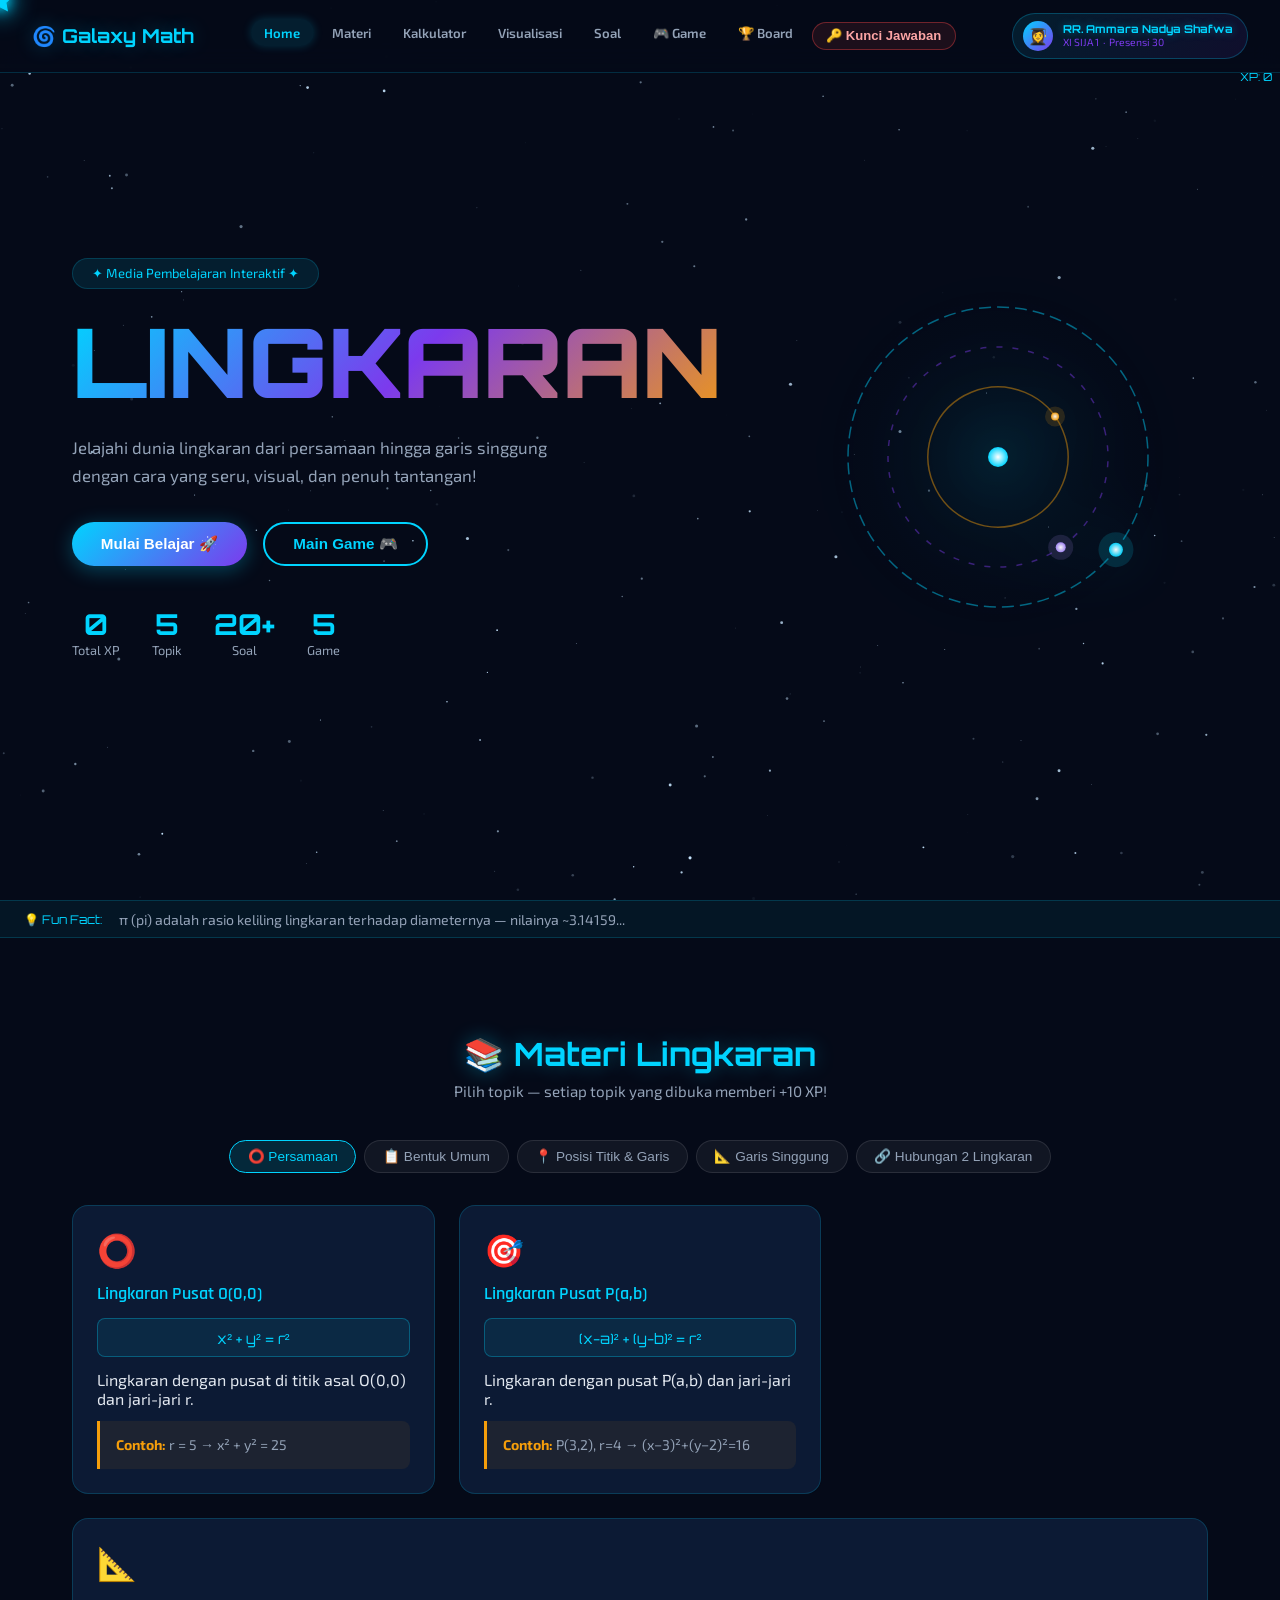
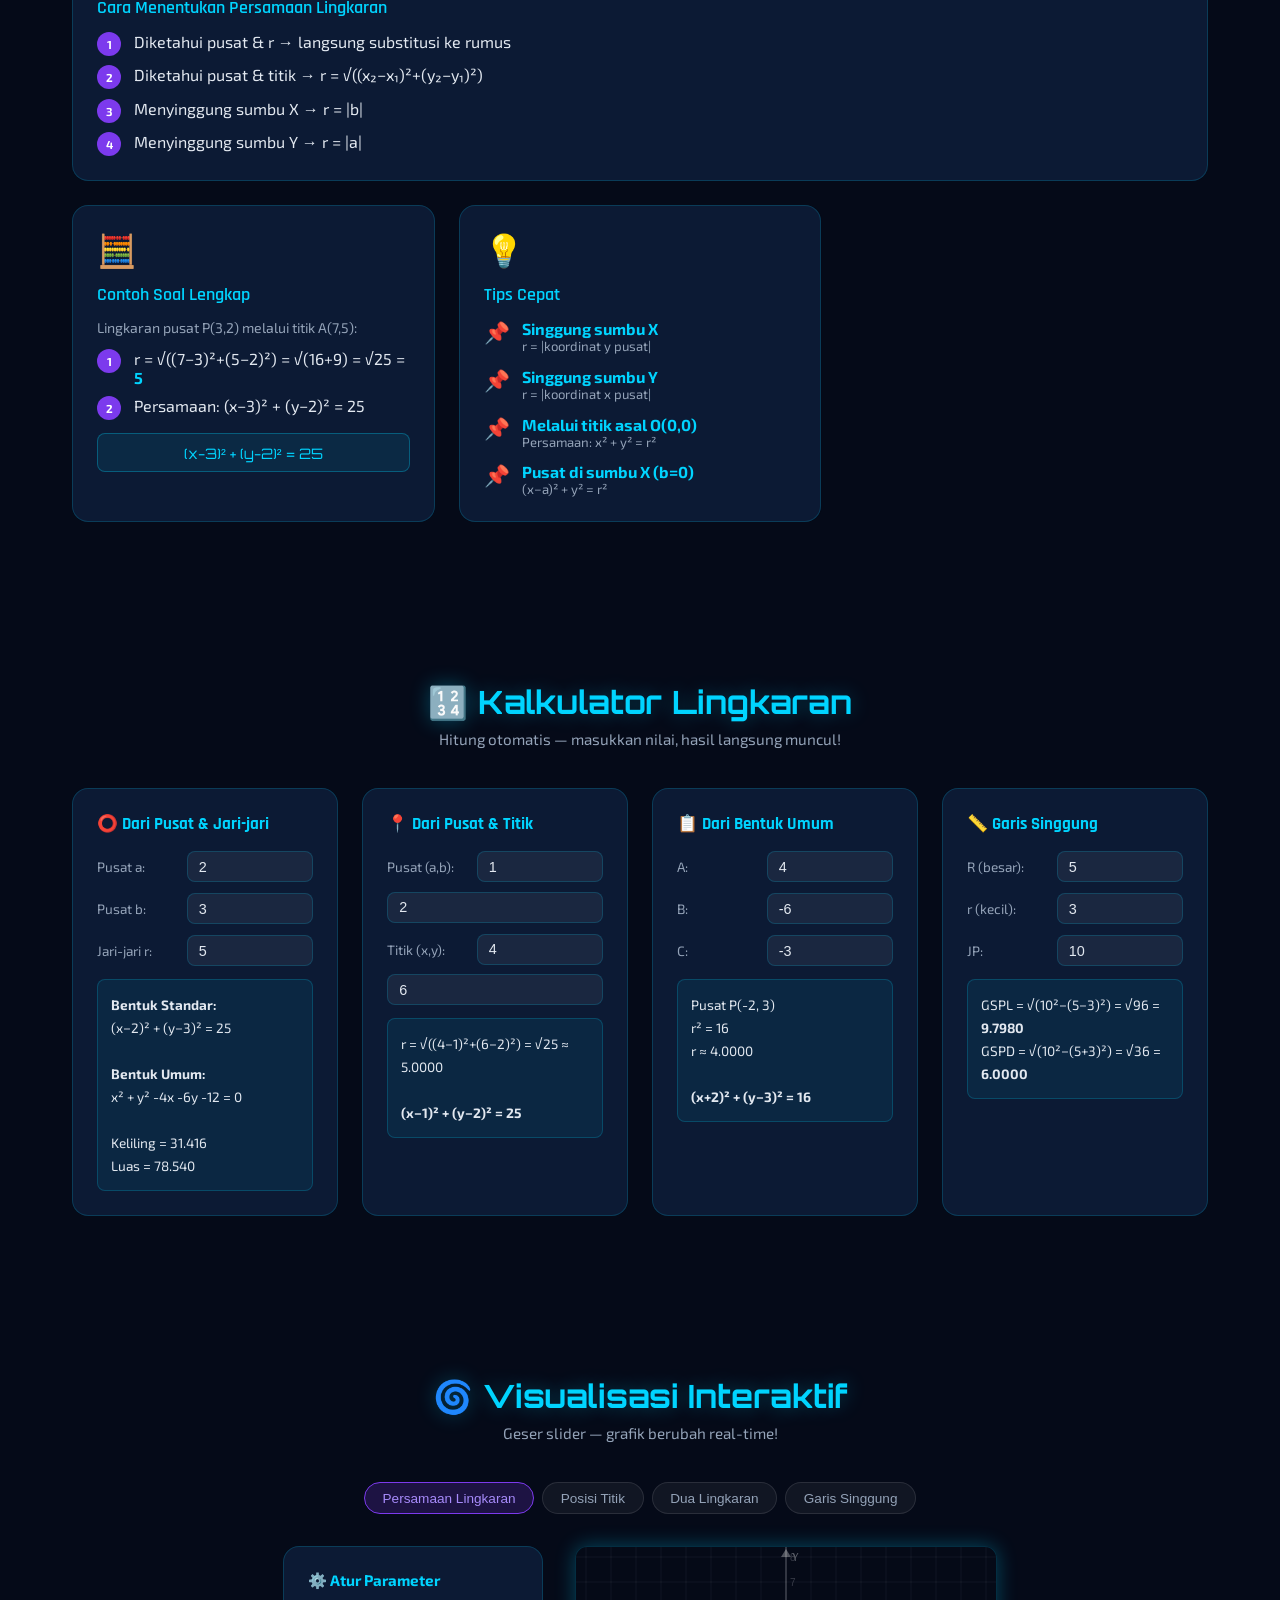
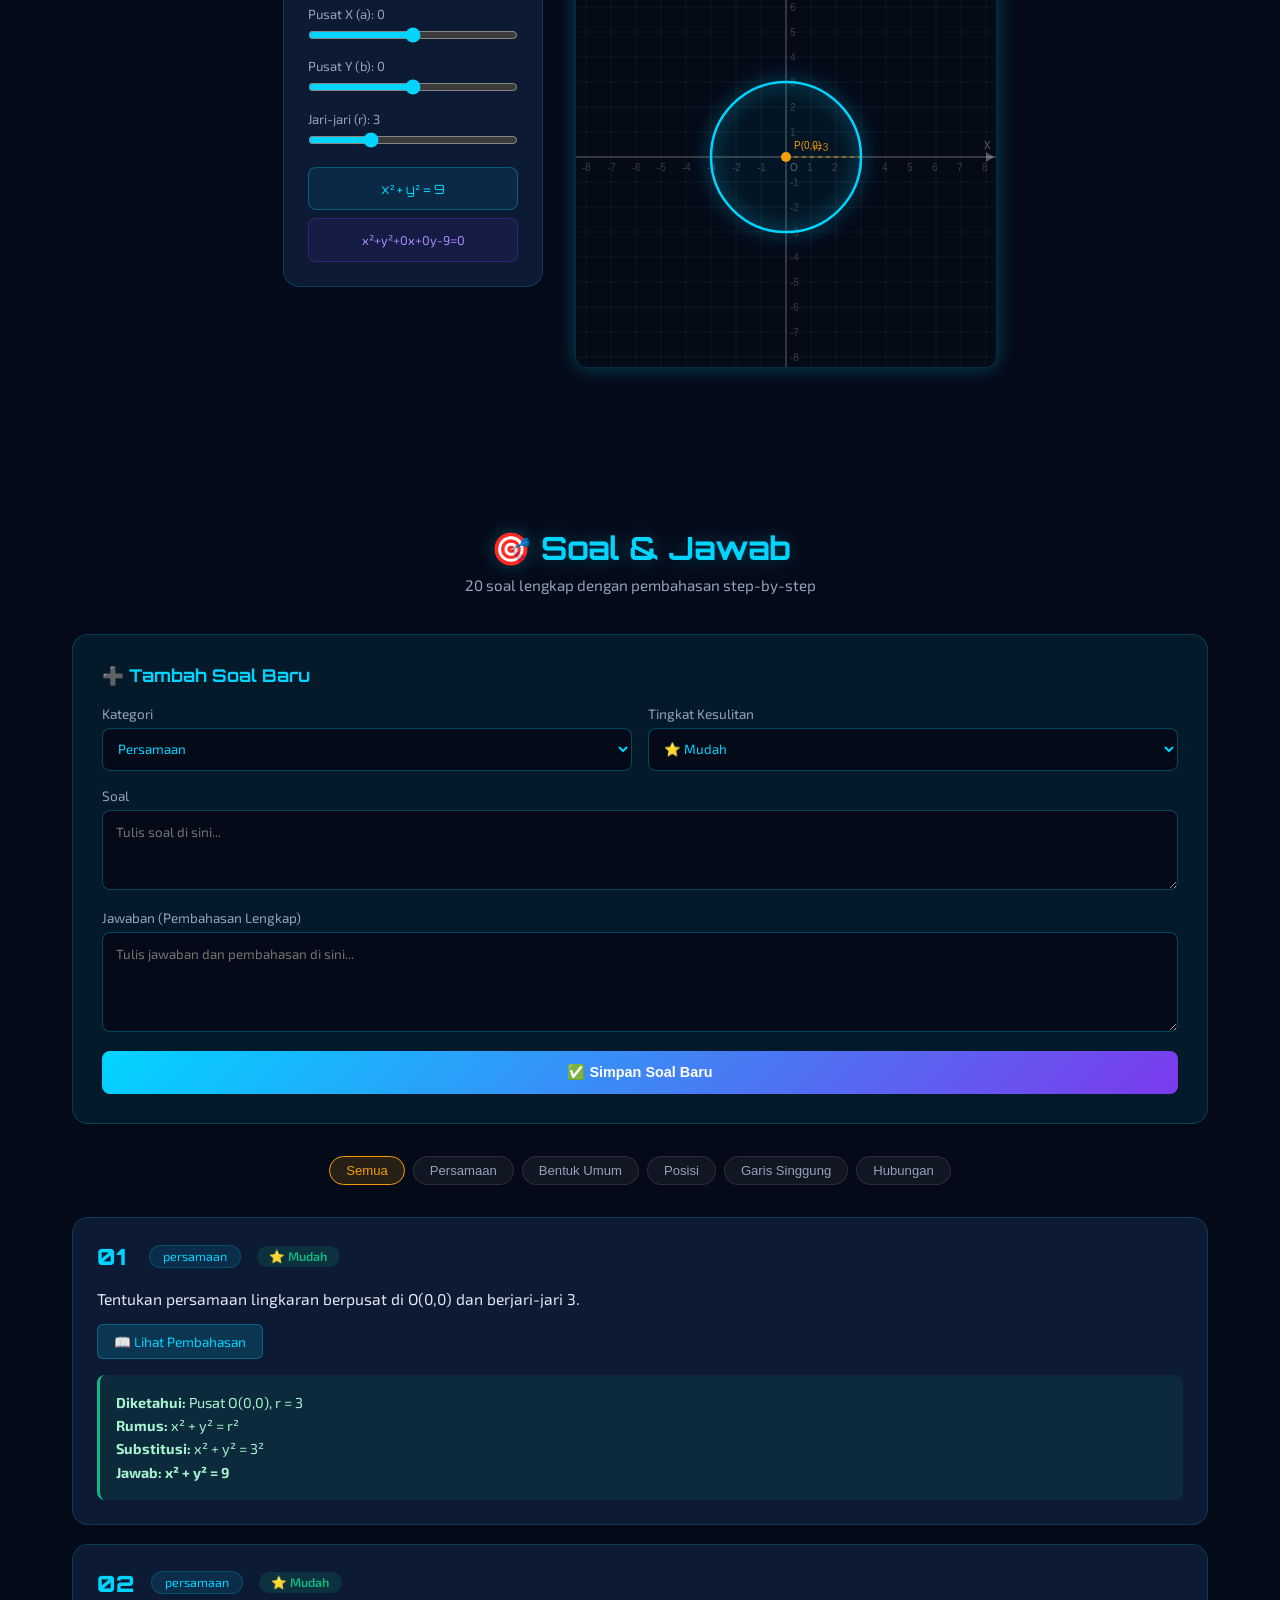
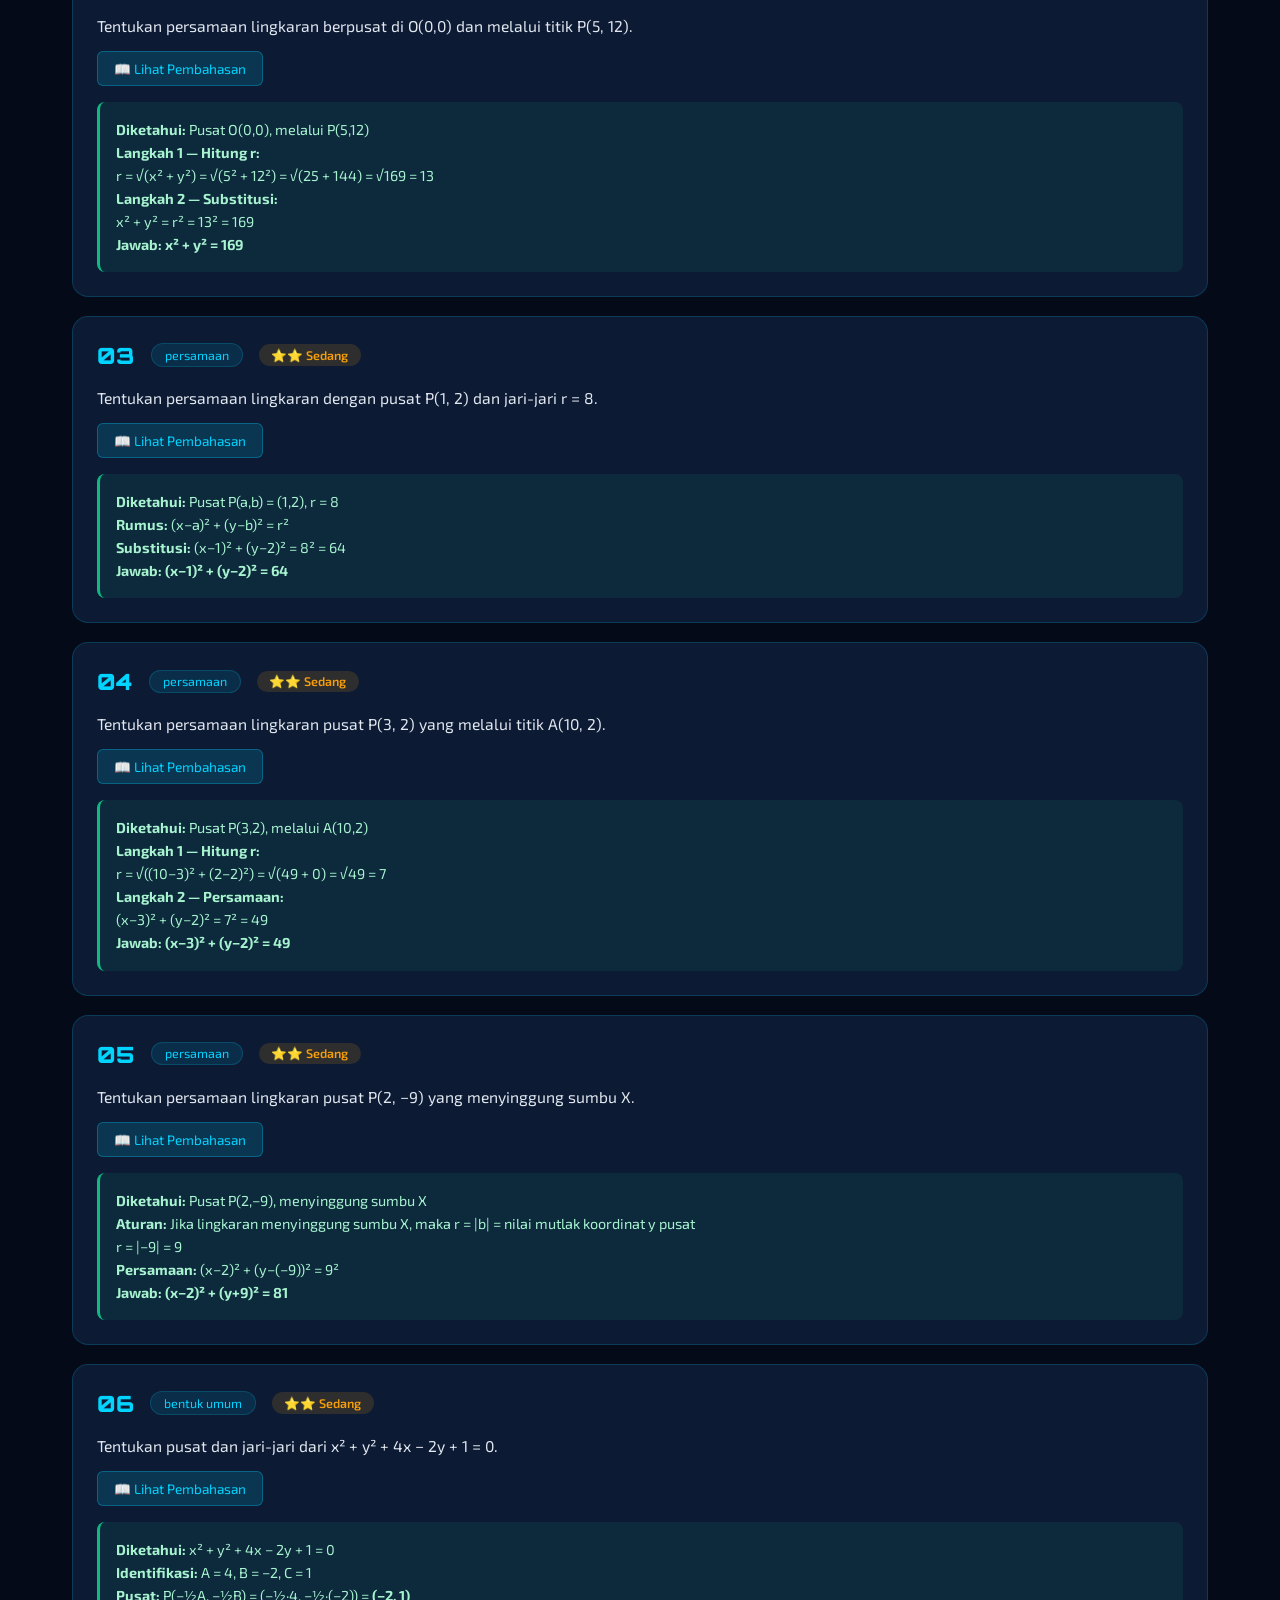
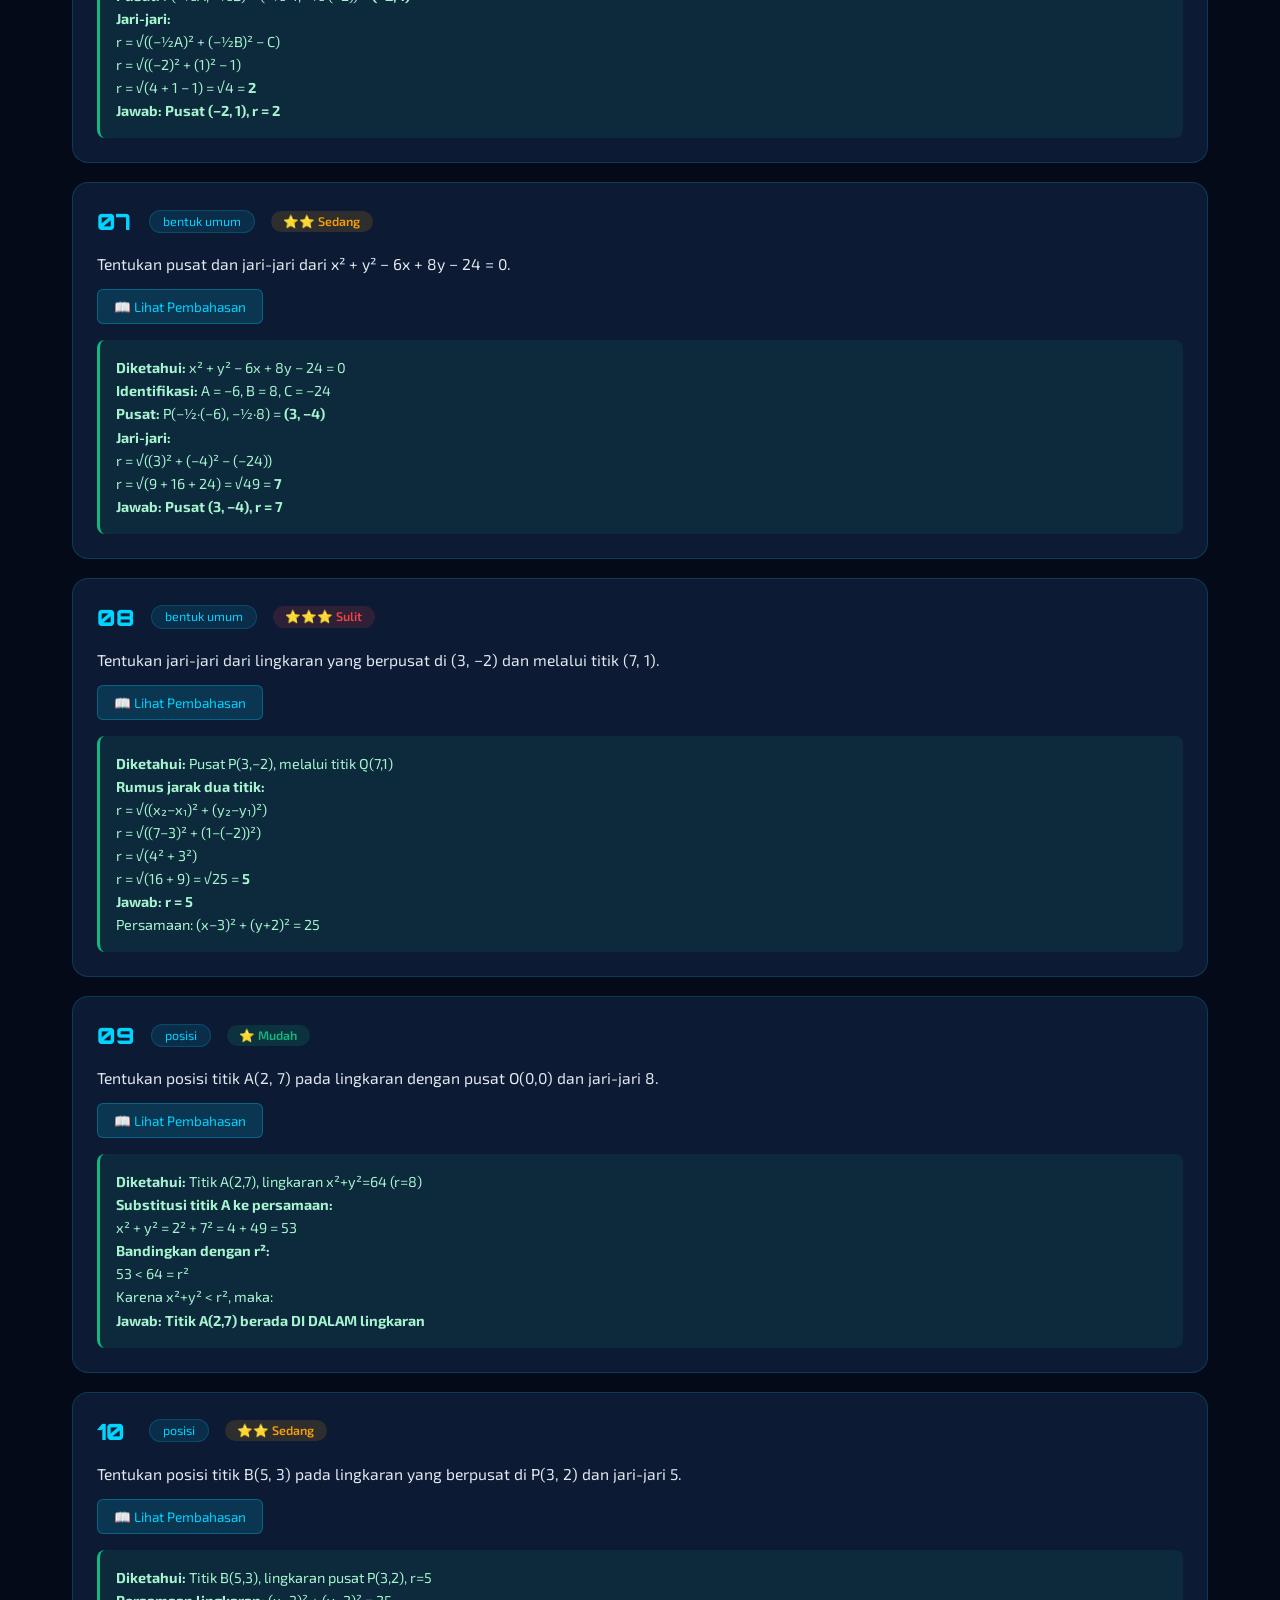
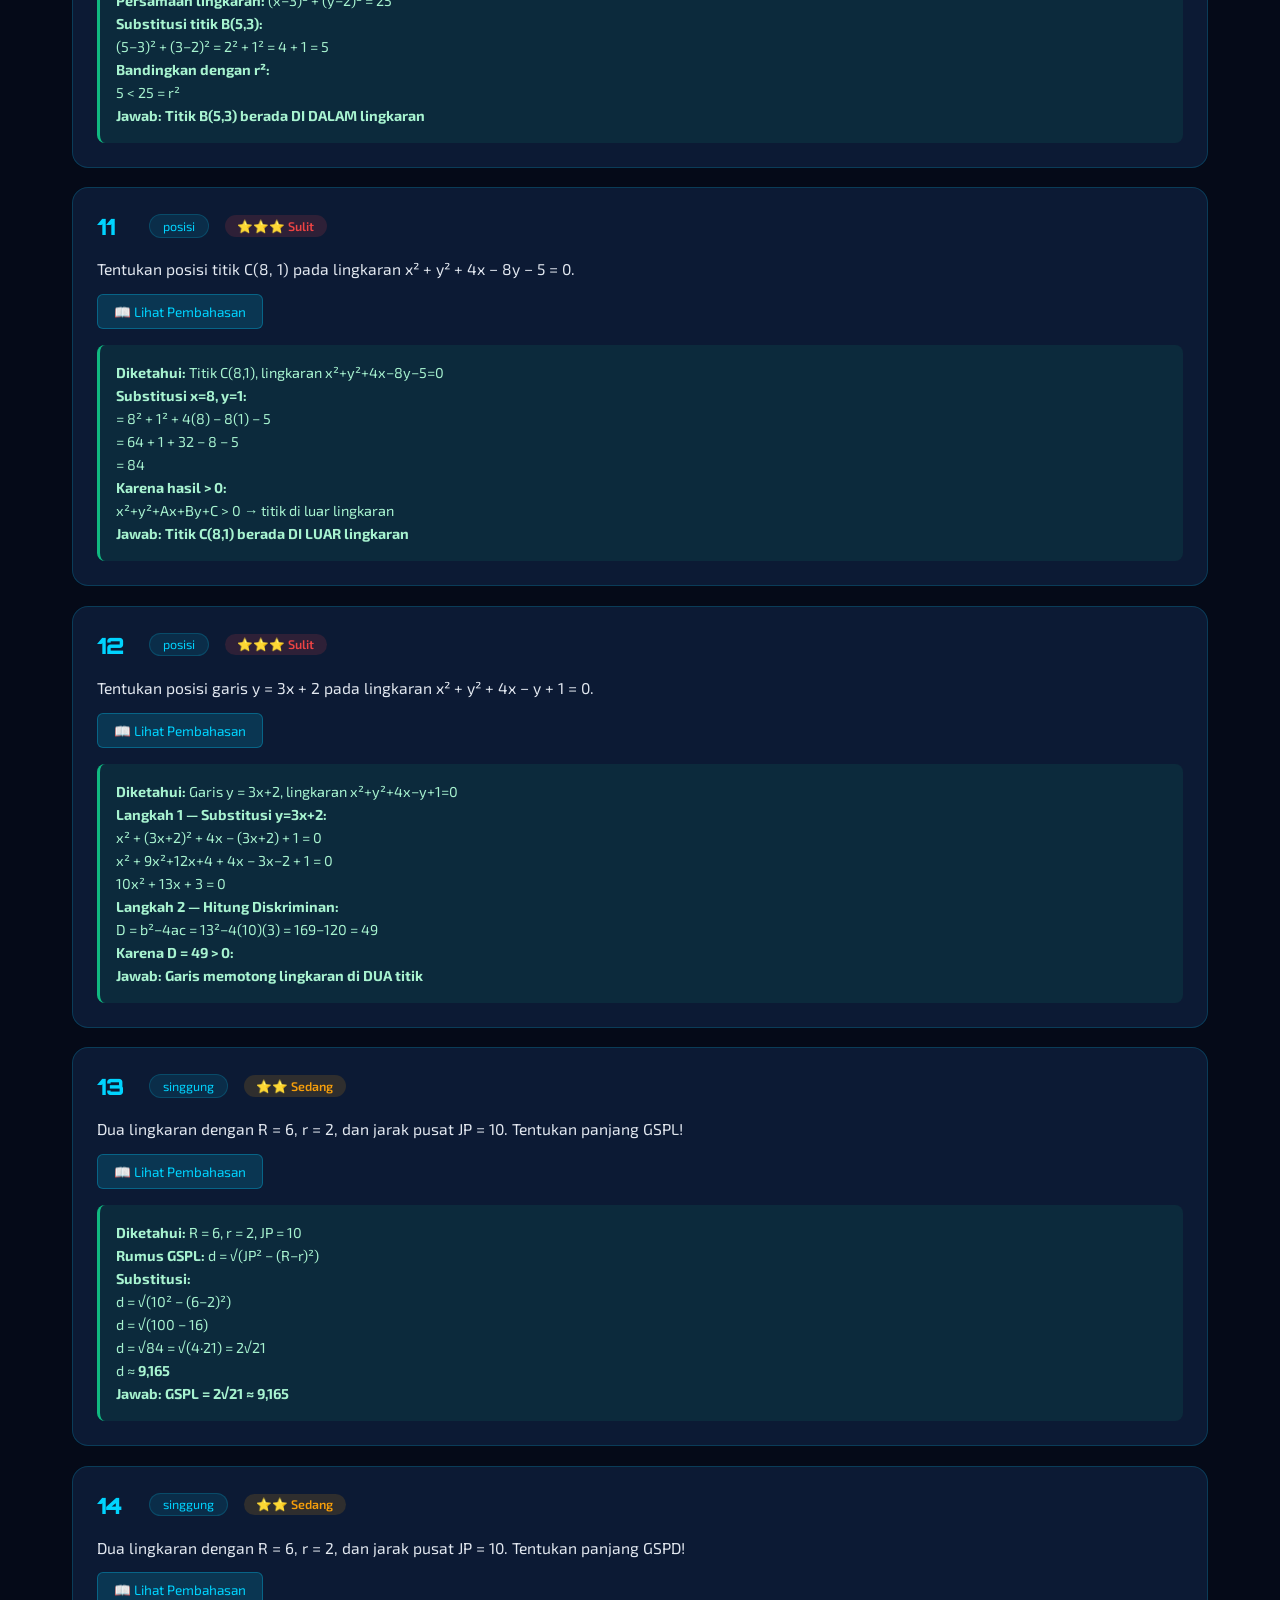
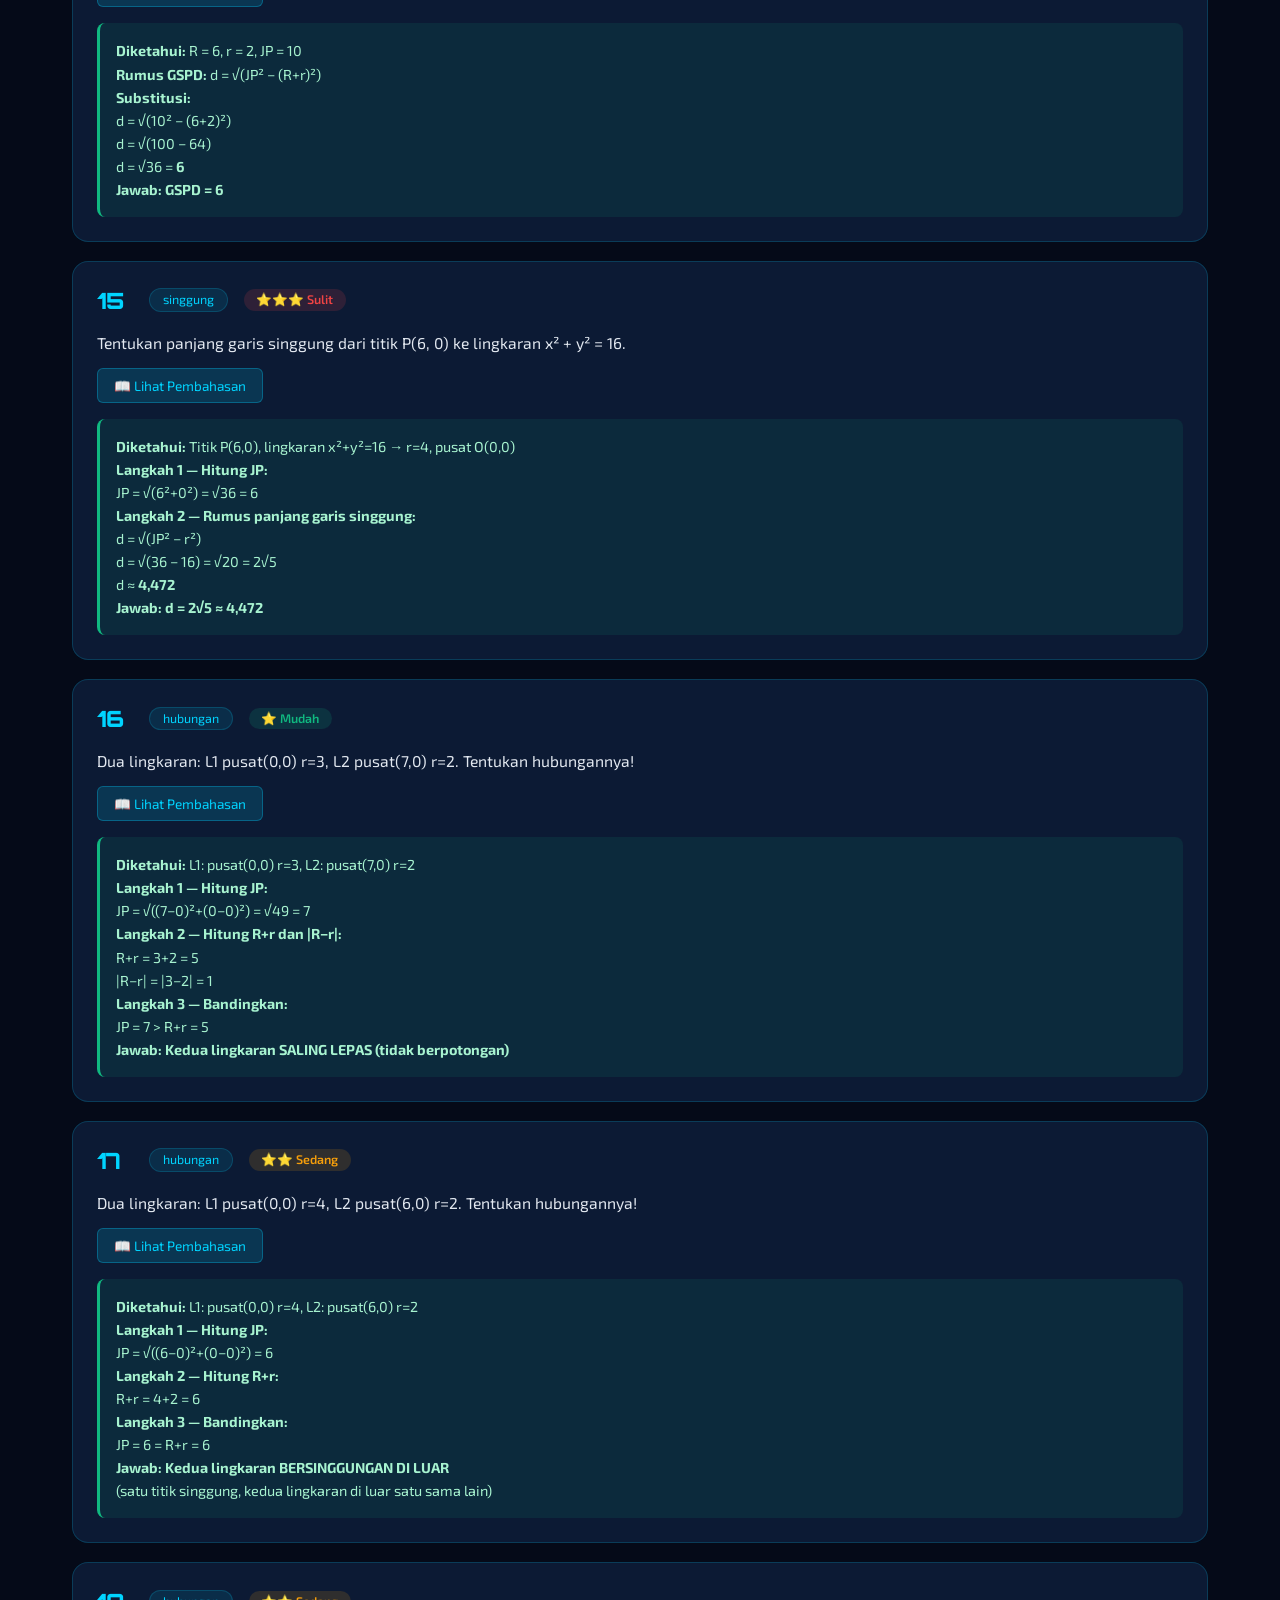
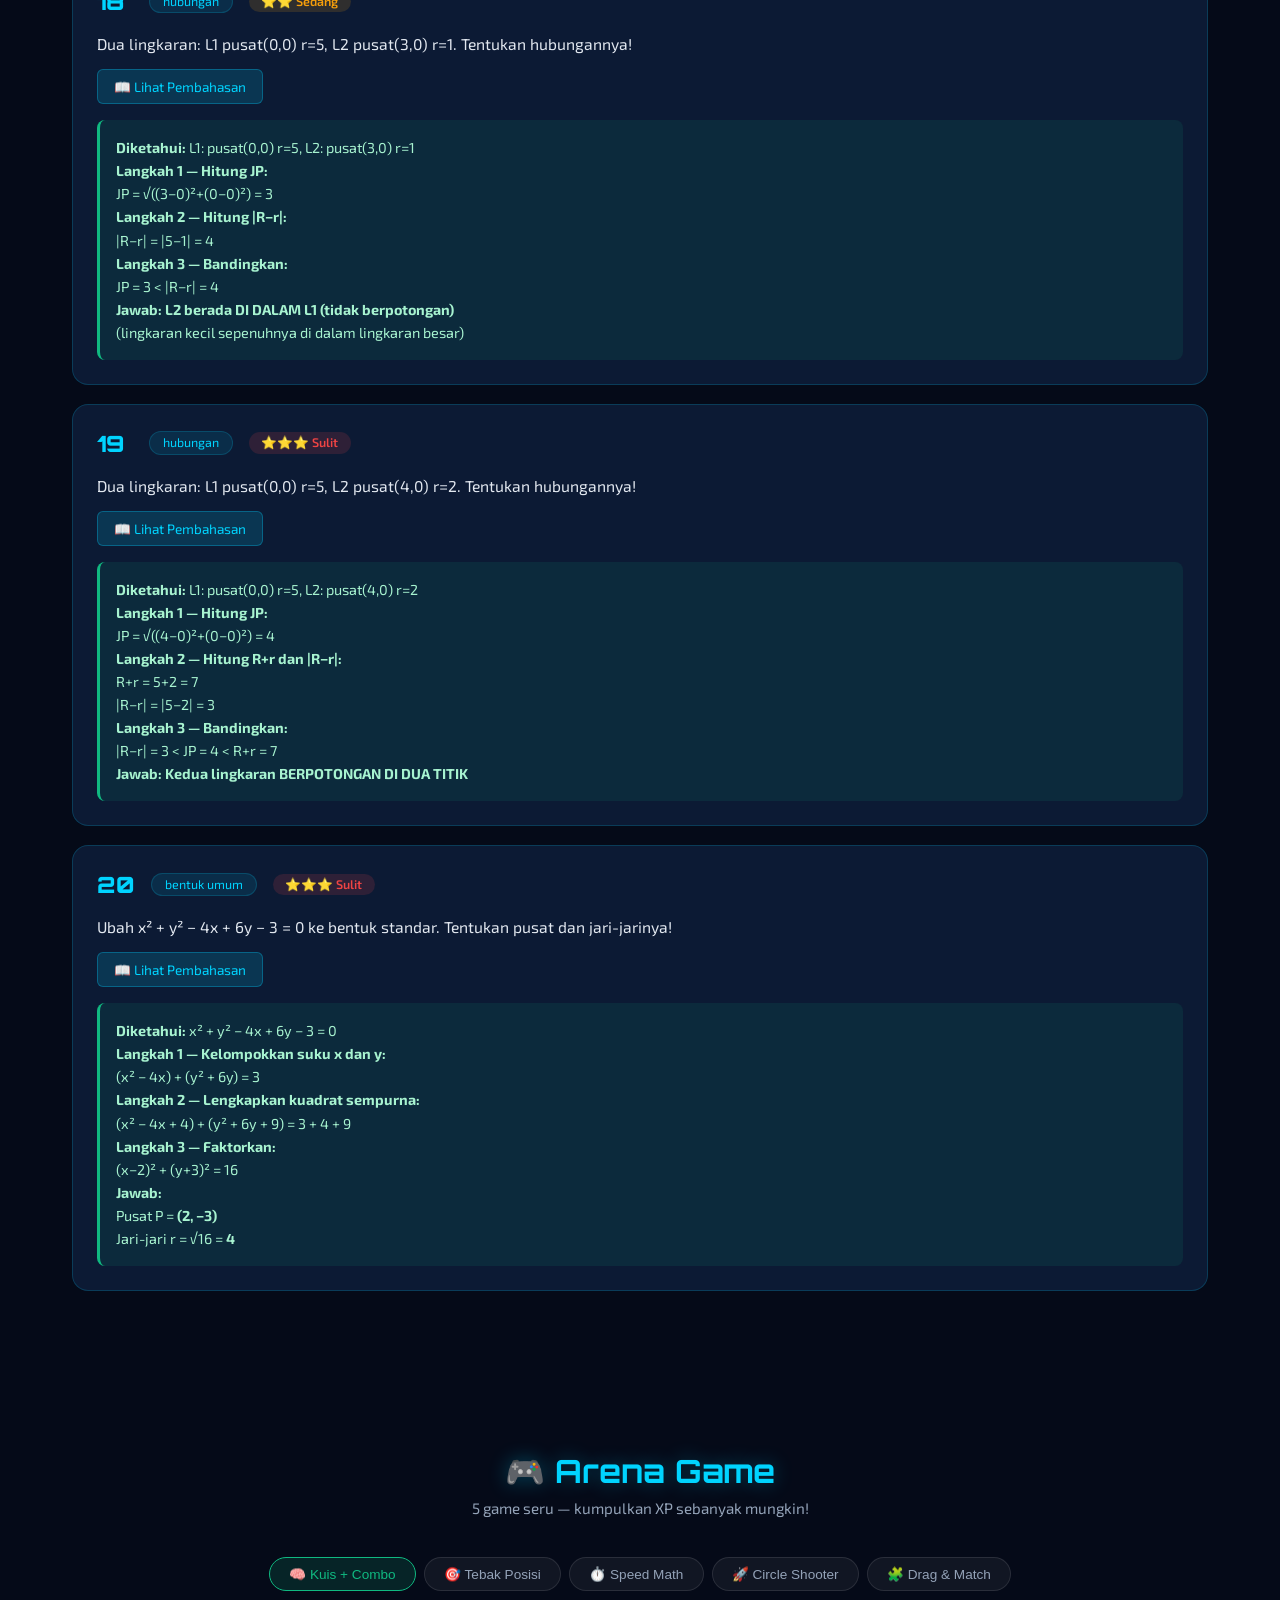
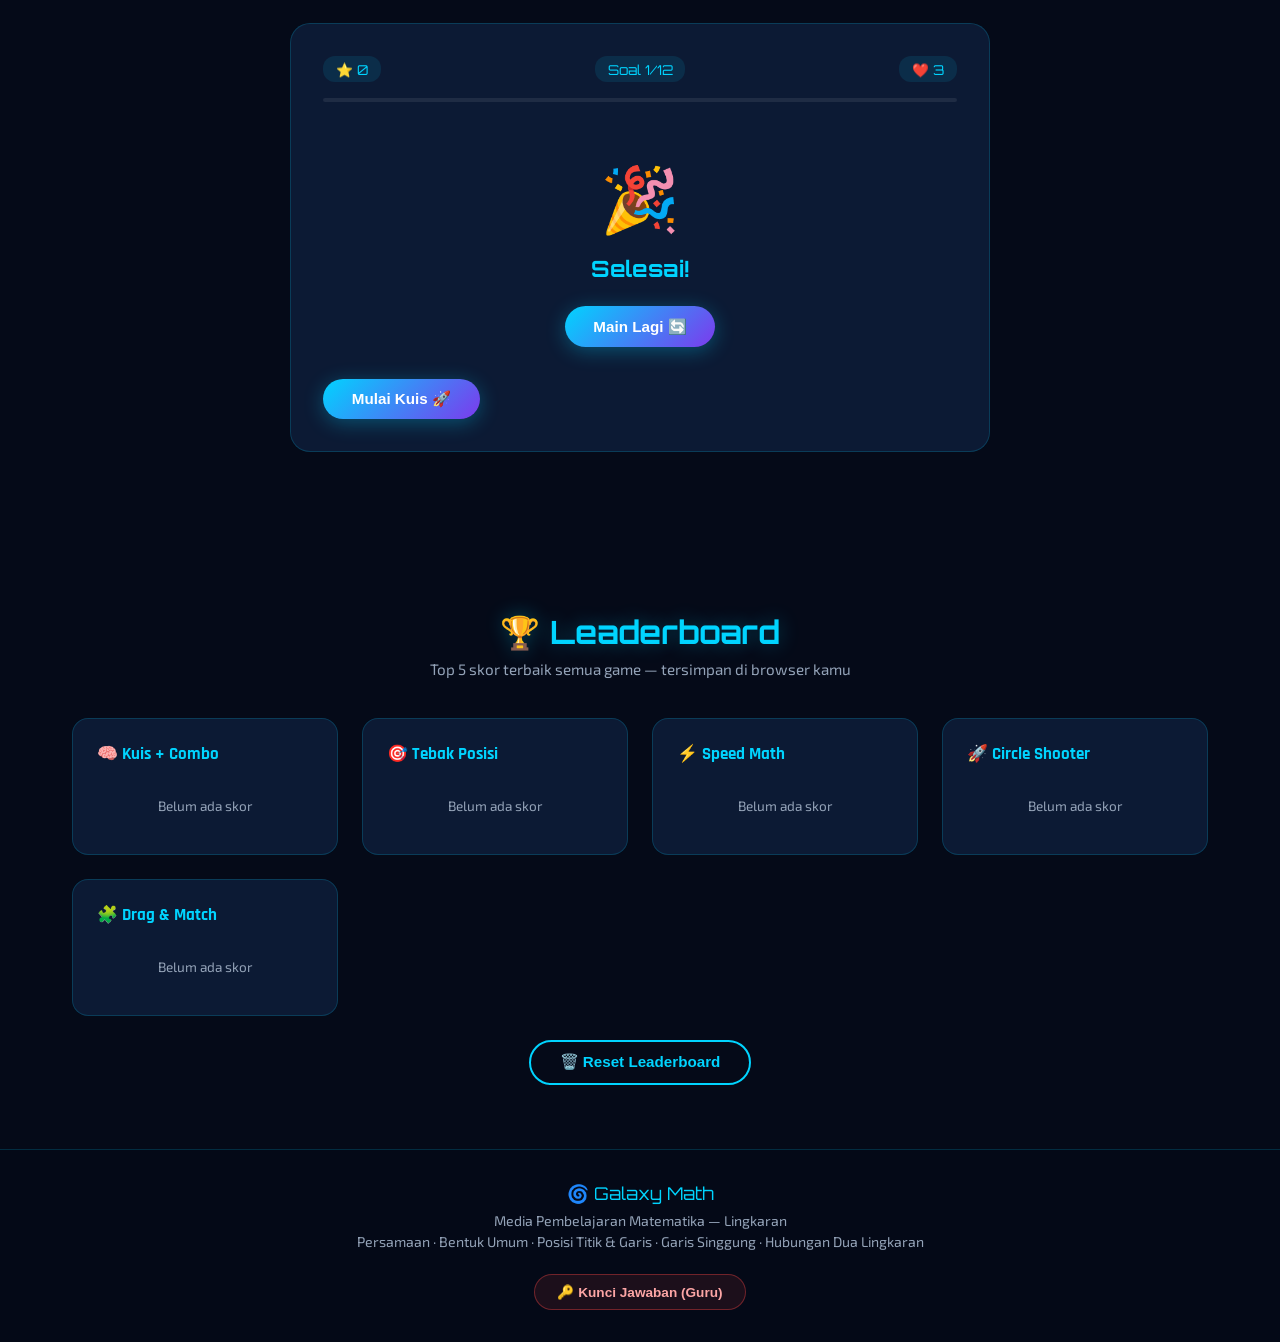
<file: index.html>
<!DOCTYPE html>
<html lang="id">
<head>
  <meta charset="UTF-8"/>
  <meta name="viewport" content="width=device-width, initial-scale=1.0, viewport-fit=cover"/>
  <meta name="theme-color" content="#050a18"/>
  <meta name="apple-mobile-web-app-capable" content="yes"/>
  <meta name="apple-mobile-web-app-status-bar-style" content="black-translucent"/>
  <title>Galaxy Math — Lingkaran</title>
  <link href="https://fonts.googleapis.com/css2?family=Orbitron:wght@400;700;900&family=Rajdhani:wght@400;600&family=Exo+2:wght@300;400;600&display=swap" rel="stylesheet"/>
  <link rel="stylesheet" href="style.css"/>
</head>
<body>
<div id="cursor-star">
  <svg viewBox="0 0 24 24" fill="none" xmlns="http://www.w3.org/2000/svg">
    <polygon points="12,2 15.09,8.26 22,9.27 17,14.14 18.18,21.02 12,17.77 5.82,21.02 7,14.14 2,9.27 8.91,8.26" fill="#00d4ff" stroke="#00d4ff" stroke-width="1"/>
  </svg>
</div>
<canvas id="starfield"></canvas>
<div id="confetti-container"></div>

<!-- NAVBAR -->
<nav class="navbar">
  <div class="nav-logo">🌀 Galaxy Math</div>
  <ul class="nav-links" id="navLinks">
    <li><a href="#home"        class="nav-link active" data-section="home">Home</a></li>
    <li><a href="#materi"      class="nav-link" data-section="materi">Materi</a></li>
    <li><a href="#kalkulator"  class="nav-link" data-section="kalkulator">Kalkulator</a></li>
    <li><a href="#visualisasi" class="nav-link" data-section="visualisasi">Visualisasi</a></li>
    <li><a href="#soal"        class="nav-link" data-section="soal">Soal</a></li>
    <li><a href="#game"        class="nav-link" data-section="game">🎮 Game</a></li>
    <li><a href="#leaderboard" class="nav-link" data-section="leaderboard">🏆 Board</a></li>
    <li><button class="nav-kunci-btn" onclick="openKunciModal()">🔑 Kunci Jawaban</button></li>
  </ul>
  <!-- STUDENT INFO NAVBAR — KEREN -->
  <div class="nav-student-chip" id="navStudentChip">
    <div class="nav-student-avatar">👩‍🎓</div>
    <div class="nav-student-info">
      <div class="nav-student-name">RR. Ammara Nadya Shafwa</div>
      <div class="nav-student-class">XI SIJA 1 &nbsp;·&nbsp; Presensi 30</div>
    </div>
  </div>
  <div class="hamburger" id="hamburger">☰</div>
</nav>

<!-- XP BAR -->
<div class="xp-bar-wrap">
  <div class="xp-bar-inner" id="xpBar"></div>
  <span class="xp-label" id="xpLabel">XP: 0</span>
</div>

<!-- ===== HERO ===== -->
<section id="home" class="section hero-section">
  <div class="hero-content">
    <div class="hero-badge">✦ Media Pembelajaran Interaktif ✦</div>
    <h1 class="hero-title">LINGKARAN</h1>
    <p class="hero-subtitle">Jelajahi dunia lingkaran dari persamaan hingga garis singgung dengan cara yang seru, visual, dan penuh tantangan!</p>
    <div class="hero-buttons">
      <button class="btn-primary" onclick="scrollToSection('materi')">Mulai Belajar 🚀</button>
      <button class="btn-secondary" onclick="scrollToSection('game')">Main Game 🎮</button>
    </div>
    <div class="hero-stats">
      <div class="stat"><span class="stat-num" id="stat-xp">0</span><span class="stat-label">Total XP</span></div>
      <div class="stat"><span class="stat-num">5</span><span class="stat-label">Topik</span></div>
      <div class="stat"><span class="stat-num">20+</span><span class="stat-label">Soal</span></div>
      <div class="stat"><span class="stat-num">5</span><span class="stat-label">Game</span></div>
    </div>
  </div>
  <div class="hero-visual">
    <canvas id="heroCircle" width="420" height="420"></canvas>
  </div>
</section>

<!-- ===== FUN FACTS TICKER ===== -->
<div class="facts-ticker">
  <span class="facts-label">💡 Fun Fact:</span>
  <div class="facts-track" id="factsTicker"></div>
</div>

<!-- ===== MATERI ===== -->
<section id="materi" class="section">
  <div class="section-header">
    <h2 class="section-title">📚 Materi Lingkaran</h2>
    <p class="section-desc">Pilih topik — setiap topik yang dibuka memberi +10 XP!</p>
  </div>
  <div class="topic-tabs">
    <button class="tab-btn active"  onclick="showTopic('t1',this)">⭕ Persamaan</button>
    <button class="tab-btn"         onclick="showTopic('t2',this)">📋 Bentuk Umum</button>
    <button class="tab-btn"         onclick="showTopic('t3',this)">📍 Posisi Titik & Garis</button>
    <button class="tab-btn"         onclick="showTopic('t4',this)">📐 Garis Singgung</button>
    <button class="tab-btn"         onclick="showTopic('t5',this)">🔗 Hubungan 2 Lingkaran</button>
  </div>

  <div id="t1" class="topic-content active">
    <div class="topic-grid">
      <div class="topic-card glow-blue">
        <div class="card-icon">⭕</div>
        <h3>Lingkaran Pusat O(0,0)</h3>
        <div class="formula-box">x² + y² = r²</div>
        <p>Lingkaran dengan pusat di titik asal O(0,0) dan jari-jari r.</p>
        <div class="example-box"><strong>Contoh:</strong> r = 5 → x² + y² = 25</div>
      </div>
      <div class="topic-card glow-purple">
        <div class="card-icon">🎯</div>
        <h3>Lingkaran Pusat P(a,b)</h3>
        <div class="formula-box">(x−a)² + (y−b)² = r²</div>
        <p>Lingkaran dengan pusat P(a,b) dan jari-jari r.</p>
        <div class="example-box"><strong>Contoh:</strong> P(3,2), r=4 → (x−3)²+(y−2)²=16</div>
      </div>
      <div class="topic-card full-width glow-gold">
        <div class="card-icon">📐</div>
        <h3>Cara Menentukan Persamaan Lingkaran</h3>
        <div class="steps-list">
          <div class="step"><span class="step-num">1</span><span>Diketahui pusat &amp; r → langsung substitusi ke rumus</span></div>
          <div class="step"><span class="step-num">2</span><span>Diketahui pusat &amp; titik → r = √((x₂−x₁)²+(y₂−y₁)²)</span></div>
          <div class="step"><span class="step-num">3</span><span>Menyinggung sumbu X → r = |b|</span></div>
          <div class="step"><span class="step-num">4</span><span>Menyinggung sumbu Y → r = |a|</span></div>
        </div>
      </div>
      <!-- Kartu ringkasan rumus -->
      <div class="topic-card glow-blue">
        <div class="card-icon">🧮</div>
        <h3>Contoh Soal Lengkap</h3>
        <p style="color:var(--dim);font-size:.88rem;margin-bottom:.8rem">Lingkaran pusat P(3,2) melalui titik A(7,5):</p>
        <div class="steps-list">
          <div class="step"><span class="step-num">1</span><span>r = √((7−3)²+(5−2)²) = √(16+9) = √25 = <strong style="color:var(--accent)">5</strong></span></div>
          <div class="step"><span class="step-num">2</span><span>Persamaan: (x−3)² + (y−2)² = 25</span></div>
        </div>
        <div class="formula-box" style="margin-top:.8rem">(x−3)² + (y−2)² = 25</div>
      </div>
      <div class="topic-card glow-purple">
        <div class="card-icon">💡</div>
        <h3>Tips Cepat</h3>
        <div class="relation-list">
          <div class="rel-item"><span class="rel-icon">📌</span><div><strong>Singgung sumbu X</strong><p>r = |koordinat y pusat|</p></div></div>
          <div class="rel-item"><span class="rel-icon">📌</span><div><strong>Singgung sumbu Y</strong><p>r = |koordinat x pusat|</p></div></div>
          <div class="rel-item"><span class="rel-icon">📌</span><div><strong>Melalui titik asal O(0,0)</strong><p>Persamaan: x² + y² = r²</p></div></div>
          <div class="rel-item"><span class="rel-icon">📌</span><div><strong>Pusat di sumbu X (b=0)</strong><p>(x−a)² + y² = r²</p></div></div>
        </div>
      </div>
    </div>
  </div>

  <div id="t2" class="topic-content">
    <div class="topic-grid">
      <div class="topic-card full-width glow-blue">
        <div class="card-icon">📋</div>
        <h3>Bentuk Umum Persamaan Lingkaran</h3>
        <div class="formula-box">x² + y² + Ax + By + C = 0</div>
        <div class="formula-box secondary">Pusat P(−½A, −½B) &nbsp;|&nbsp; r = √((−½A)² + (−½B)² − C)</div>
        <div class="example-box">
          <strong>Contoh:</strong> x²+y²+4x−2y+1=0 → A=4, B=−2, C=1<br>
          Pusat=(−2,1), r=√(4+1−1)=√4=<strong>2</strong>
        </div>
      </div>
      <div class="topic-card glow-purple">
        <div class="card-icon">🔄</div>
        <h3>Melengkapkan Kuadrat Sempurna</h3>
        <div class="steps-list">
          <div class="step"><span class="step-num">1</span><span>Kelompokkan suku x dan y</span></div>
          <div class="step"><span class="step-num">2</span><span>Tambahkan (A/2)² dan (B/2)² ke kedua ruas</span></div>
          <div class="step"><span class="step-num">3</span><span>Faktorkan → (x−a)²+(y−b)²=r²</span></div>
        </div>
      </div>
      <div class="topic-card glow-gold">
        <div class="card-icon">💡</div>
        <h3>Latihan</h3>
        <div class="example-box">1. x²+y²+4x−2y+1=0<br>2. x²+y²−6x+8y−24=0</div>
        <button class="btn-show-answer" onclick="toggleAnswer('ans-bu')">Lihat Jawaban</button>
        <div id="ans-bu" class="answer-box hidden">
          <strong>1.</strong> Pusat(−2,1), r=2<br>
          <strong>2.</strong> A=−6,B=8,C=−24 → Pusat(3,−4), r=√(9+16+24)=7
        </div>
      </div>
    </div>
  </div>

  <div id="t3" class="topic-content">
    <div class="topic-grid">
      <div class="topic-card glow-blue">
        <div class="card-icon">📍</div>
        <h3>Posisi Titik terhadap Lingkaran</h3>
        <p>Substitusikan titik ke persamaan lingkaran:</p>
        <div class="position-cards">
          <div class="pos-card inside"><span class="pos-icon">🟢</span><strong>Di dalam</strong><span>x²+y² &lt; r²</span></div>
          <div class="pos-card on"><span class="pos-icon">🔵</span><strong>Pada</strong><span>x²+y² = r²</span></div>
          <div class="pos-card outside"><span class="pos-icon">🔴</span><strong>Di luar</strong><span>x²+y² &gt; r²</span></div>
        </div>
        <div class="example-box"><strong>Contoh:</strong> A(2,7), r=8 → 4+49=53 &lt; 64 → <strong>Di dalam</strong></div>
      </div>
      <div class="topic-card glow-purple">
        <div class="card-icon">📏</div>
        <h3>Posisi Garis terhadap Lingkaran</h3>
        <p>Substitusi garis → kuadrat ax²+bx+c=0, hitung D=b²−4ac:</p>
        <div class="position-cards">
          <div class="pos-card inside"><span class="pos-icon">✂️</span><strong>Memotong</strong><span>D &gt; 0</span></div>
          <div class="pos-card on"><span class="pos-icon">👆</span><strong>Menyinggung</strong><span>D = 0</span></div>
          <div class="pos-card outside"><span class="pos-icon">🚫</span><strong>Tidak memotong</strong><span>D &lt; 0</span></div>
        </div>
        <div class="example-box"><strong>Contoh:</strong> y=3x+2 pada x²+y²+4x−y+1=0<br>→ 10x²+14x+3=0, D=76&gt;0 → <strong>Memotong</strong></div>
      </div>
      <div class="topic-card glow-gold">
        <div class="card-icon">💡</div>
        <h3>Posisi Titik — Pusat P(a,b)</h3>
        <p>Jika lingkaran berpusat di P(a,b), substitusi ke:</p>
        <div class="formula-box secondary">(x−a)² + (y−b)² ≶ r²</div>
        <div class="steps-list">
          <div class="step"><span class="step-num">1</span><span>Substitusi titik ke (x−a)²+(y−b)²</span></div>
          <div class="step"><span class="step-num">2</span><span>Bandingkan hasilnya dengan r²</span></div>
          <div class="step"><span class="step-num">3</span><span>&lt; r² → dalam &nbsp;|&nbsp; = r² → pada &nbsp;|&nbsp; &gt; r² → luar</span></div>
        </div>
        <div class="example-box"><strong>Contoh:</strong> B(5,3), pusat P(3,2), r=5<br>(5−3)²+(3−2)²=4+1=5 &lt; 25 → <strong>Di dalam</strong></div>
      </div>
      <div class="topic-card full-width glow-blue">
        <div class="card-icon">🔍</div>
        <h3>Posisi Titik — Bentuk Umum</h3>
        <p style="margin-bottom:.8rem">Jika lingkaran bentuk umum: x²+y²+Ax+By+C=0, substitusi langsung:</p>
        <div class="formula-box">f(x,y) = x² + y² + Ax + By + C</div>
        <div class="position-cards" style="margin-top:.8rem">
          <div class="pos-card inside"><span class="pos-icon">🟢</span><strong>Di dalam</strong><span>f(x,y) &lt; 0</span></div>
          <div class="pos-card on"><span class="pos-icon">🔵</span><strong>Pada</strong><span>f(x,y) = 0</span></div>
          <div class="pos-card outside"><span class="pos-icon">🔴</span><strong>Di luar</strong><span>f(x,y) &gt; 0</span></div>
        </div>
        <div class="example-box"><strong>Contoh:</strong> C(8,1) pada x²+y²+4x−8y−5=0<br>64+1+32−8−5 = 84 &gt; 0 → <strong>Di luar</strong></div>
      </div>
    </div>
  </div>

  <div id="t4" class="topic-content">
    <div class="topic-grid">
      <div class="topic-card full-width glow-blue">
        <div class="card-icon">📐</div>
        <h3>Garis Singgung Persekutuan</h3>
        <div class="tangent-grid">
          <div class="tangent-card">
            <h4>🔵 GSPL (Persekutuan Luar)</h4>
            <div class="formula-box">d = √(JP² − (R−r)²)</div>
            <p>JP=jarak pusat, R=jari besar, r=jari kecil</p>
          </div>
          <div class="tangent-card">
            <h4>🟠 GSPD (Persekutuan Dalam)</h4>
            <div class="formula-box">d = √(JP² − (R+r)²)</div>
            <p>JP=jarak pusat, R=jari besar, r=jari kecil</p>
          </div>
        </div>
        <div class="example-box"><strong>Contoh:</strong> R=5,r=3,JP=10 → GSPL=√96=4√6, GSPD=√36=6</div>
      </div>
      <div class="topic-card glow-gold">
        <div class="card-icon">🔢</div>
        <h3>Garis Singgung dari Titik Luar</h3>
        <div class="formula-box">d = √(JP² − r²)</div>
        <p>d = panjang garis singgung dari titik luar ke titik singgung</p>
        <div class="example-box"><strong>Contoh:</strong> Titik P(6,0), lingkaran x²+y²=16<br>JP=6, r=4 → d=√(36−16)=√20=2√5</div>
      </div>
      <div class="topic-card glow-purple">
        <div class="card-icon">📌</div>
        <h3>Syarat Garis Singgung Lingkaran</h3>
        <p style="margin-bottom:.8rem">Garis y=mx+c menyinggung x²+y²=r² jika:</p>
        <div class="formula-box">c² = r²(1 + m²)</div>
        <div class="steps-list">
          <div class="step"><span class="step-num">1</span><span>Substitusi y=mx+c ke x²+y²=r²</span></div>
          <div class="step"><span class="step-num">2</span><span>Sederhanakan jadi kuadrat dalam x</span></div>
          <div class="step"><span class="step-num">3</span><span>Syarat singgung: D = 0</span></div>
        </div>
        <div class="example-box"><strong>Contoh:</strong> y=2x+c menyinggung x²+y²=5<br>c²=5(1+4)=25 → c=±5<br>Garis singgung: y=2x+5 atau y=2x−5</div>
      </div>
    </div>
  </div>

  <div id="t5" class="topic-content">
    <div class="topic-grid">
      <div class="topic-card glow-blue">
        <div class="card-icon">🔗</div>
        <h3>Hubungan Dua Lingkaran</h3>
        <div class="relation-list">
          <div class="rel-item"><span class="rel-icon">🔴</span><div><strong>Bersinggungan dalam</strong><p>JP = |R−r|, satu titik singgung, L kecil di dalam L besar</p></div></div>
          <div class="rel-item"><span class="rel-icon">🟠</span><div><strong>Bersinggungan luar</strong><p>JP = R+r, satu titik singgung, keduanya di luar</p></div></div>
          <div class="rel-item"><span class="rel-icon">🟡</span><div><strong>Berpotongan</strong><p>|R−r| &lt; JP &lt; R+r, dua titik potong</p></div></div>
          <div class="rel-item"><span class="rel-icon">🟢</span><div><strong>Kosentris</strong><p>JP = 0, pusat sama, jari-jari beda</p></div></div>
          <div class="rel-item"><span class="rel-icon">🔵</span><div><strong>Saling lepas</strong><p>JP &gt; R+r, tidak ada perpotongan</p></div></div>
        </div>
      </div>
      <div class="topic-card glow-purple">
        <div class="card-icon">🧮</div>
        <h3>Langkah Menentukan Hubungan</h3>
        <div class="steps-list">
          <div class="step"><span class="step-num">1</span><span>Tentukan pusat &amp; r masing-masing lingkaran</span></div>
          <div class="step"><span class="step-num">2</span><span>Hitung JP = √((x₂−x₁)²+(y₂−y₁)²)</span></div>
          <div class="step"><span class="step-num">3</span><span>Bandingkan JP dengan R+r dan |R−r|</span></div>
        </div>
        <div class="example-box"><strong>Contoh:</strong> L1: pusat(0,0) r=3, L2: pusat(7,0) r=2<br>JP=7=3+2=R+r → <strong>Bersinggungan luar</strong></div>
      </div>
      <div class="topic-card glow-gold">
        <div class="card-icon">📊</div>
        <h3>Tabel Hubungan Dua Lingkaran</h3>
        <div style="overflow-x:auto">
          <table style="width:100%;border-collapse:collapse;font-size:.82rem;margin-top:.5rem">
            <thead>
              <tr style="background:rgba(0,212,255,0.1)">
                <th style="padding:.5rem .7rem;color:var(--accent);text-align:left;border-bottom:1px solid var(--border)">Kondisi JP</th>
                <th style="padding:.5rem .7rem;color:var(--accent);text-align:left;border-bottom:1px solid var(--border)">Hubungan</th>
                <th style="padding:.5rem .7rem;color:var(--accent);text-align:center;border-bottom:1px solid var(--border)">Titik</th>
              </tr>
            </thead>
            <tbody>
              <tr style="border-bottom:1px solid rgba(255,255,255,0.05)"><td style="padding:.4rem .7rem;color:var(--dim)">JP = 0</td><td style="padding:.4rem .7rem">Kosentris</td><td style="padding:.4rem .7rem;text-align:center">♾️</td></tr>
              <tr style="border-bottom:1px solid rgba(255,255,255,0.05)"><td style="padding:.4rem .7rem;color:var(--dim)">JP &lt; |R−r|</td><td style="padding:.4rem .7rem">L kecil dalam L besar</td><td style="padding:.4rem .7rem;text-align:center">0</td></tr>
              <tr style="border-bottom:1px solid rgba(255,255,255,0.05)"><td style="padding:.4rem .7rem;color:var(--dim)">JP = |R−r|</td><td style="padding:.4rem .7rem">Singgung dalam</td><td style="padding:.4rem .7rem;text-align:center">1</td></tr>
              <tr style="border-bottom:1px solid rgba(255,255,255,0.05)"><td style="padding:.4rem .7rem;color:var(--dim)">|R−r| &lt; JP &lt; R+r</td><td style="padding:.4rem .7rem">Berpotongan</td><td style="padding:.4rem .7rem;text-align:center">2</td></tr>
              <tr style="border-bottom:1px solid rgba(255,255,255,0.05)"><td style="padding:.4rem .7rem;color:var(--dim)">JP = R+r</td><td style="padding:.4rem .7rem">Singgung luar</td><td style="padding:.4rem .7rem;text-align:center">1</td></tr>
              <tr><td style="padding:.4rem .7rem;color:var(--dim)">JP &gt; R+r</td><td style="padding:.4rem .7rem">Saling lepas</td><td style="padding:.4rem .7rem;text-align:center">0</td></tr>
            </tbody>
          </table>
        </div>
      </div>
    </div>
  </div>
</section>

<!-- ===== KALKULATOR ===== -->
<section id="kalkulator" class="section">
  <div class="section-header">
    <h2 class="section-title">🔢 Kalkulator Lingkaran</h2>
    <p class="section-desc">Hitung otomatis — masukkan nilai, hasil langsung muncul!</p>
  </div>
  <div class="calc-grid">
    <div class="calc-card">
      <h3>⭕ Dari Pusat &amp; Jari-jari</h3>
      <div class="calc-row"><label>Pusat a:</label><input type="number" id="ca" value="2" oninput="calcFromCenter()"/></div>
      <div class="calc-row"><label>Pusat b:</label><input type="number" id="cb" value="3" oninput="calcFromCenter()"/></div>
      <div class="calc-row"><label>Jari-jari r:</label><input type="number" id="cr" value="5" oninput="calcFromCenter()"/></div>
      <div class="calc-result" id="calc-center-result"></div>
    </div>
    <div class="calc-card">
      <h3>📍 Dari Pusat &amp; Titik</h3>
      <div class="calc-row"><label>Pusat (a,b):</label>
        <input type="number" id="cp-a" value="1" oninput="calcFromPoint()" style="width:60px"/>
        <input type="number" id="cp-b" value="2" oninput="calcFromPoint()" style="width:60px"/>
      </div>
      <div class="calc-row"><label>Titik (x,y):</label>
        <input type="number" id="cp-x" value="4" oninput="calcFromPoint()" style="width:60px"/>
        <input type="number" id="cp-y" value="6" oninput="calcFromPoint()" style="width:60px"/>
      </div>
      <div class="calc-result" id="calc-point-result"></div>
    </div>
    <div class="calc-card">
      <h3>📋 Dari Bentuk Umum</h3>
      <div class="calc-row"><label>A:</label><input type="number" id="cu-a" value="4" oninput="calcFromGeneral()"/></div>
      <div class="calc-row"><label>B:</label><input type="number" id="cu-b" value="-6" oninput="calcFromGeneral()"/></div>
      <div class="calc-row"><label>C:</label><input type="number" id="cu-c" value="-3" oninput="calcFromGeneral()"/></div>
      <div class="calc-result" id="calc-general-result"></div>
    </div>
    <div class="calc-card">
      <h3>📏 Garis Singgung</h3>
      <div class="calc-row"><label>R (besar):</label><input type="number" id="gs-R" value="5" oninput="calcGS()"/></div>
      <div class="calc-row"><label>r (kecil):</label><input type="number" id="gs-r" value="3" oninput="calcGS()"/></div>
      <div class="calc-row"><label>JP:</label><input type="number" id="gs-jp" value="10" oninput="calcGS()"/></div>
      <div class="calc-result" id="calc-gs-result"></div>
    </div>
  </div>
</section>

<!-- ===== VISUALISASI ===== -->
<section id="visualisasi" class="section">
  <div class="section-header">
    <h2 class="section-title">🌀 Visualisasi Interaktif</h2>
    <p class="section-desc">Geser slider — grafik berubah real-time!</p>
  </div>
  <div class="visual-tabs">
    <button class="vtab-btn active" onclick="showVisual('v1',this)">Persamaan Lingkaran</button>
    <button class="vtab-btn" onclick="showVisual('v2',this)">Posisi Titik</button>
    <button class="vtab-btn" onclick="showVisual('v3',this)">Dua Lingkaran</button>
    <button class="vtab-btn" onclick="showVisual('v4',this)">Garis Singgung</button>
  </div>
  <div id="v1" class="visual-content active">
    <div class="visual-layout">
      <div class="visual-controls">
        <h3>⚙️ Atur Parameter</h3>
        <label>Pusat X (a): <span id="val-a">0</span></label>
        <input type="range" id="ctrl-a" min="-7" max="7" value="0" oninput="updateCircle1()">
        <label>Pusat Y (b): <span id="val-b">0</span></label>
        <input type="range" id="ctrl-b" min="-7" max="7" value="0" oninput="updateCircle1()">
        <label>Jari-jari (r): <span id="val-r">3</span></label>
        <input type="range" id="ctrl-r" min="1" max="8" value="3" oninput="updateCircle1()">
        <div class="formula-display" id="formula-display">x² + y² = 9</div>
        <div class="formula-display secondary" id="formula-general"></div>
      </div>
      <canvas id="circleCanvas" width="420" height="420"></canvas>
    </div>
  </div>
  <div id="v2" class="visual-content">
    <div class="visual-layout">
      <div class="visual-controls">
        <h3>📍 Cek Posisi Titik</h3>
        <label>Titik X: <span id="val-px">2</span></label>
        <input type="range" id="ctrl-px" min="-10" max="10" value="2" oninput="updatePointPos()">
        <label>Titik Y: <span id="val-py">3</span></label>
        <input type="range" id="ctrl-py" min="-10" max="10" value="3" oninput="updatePointPos()">
        <label>Jari-jari: <span id="val-pr">5</span></label>
        <input type="range" id="ctrl-pr" min="1" max="9" value="5" oninput="updatePointPos()">
        <div class="position-result" id="position-result">—</div>
        <div class="calc-result" id="pos-calc-detail" style="margin-top:.5rem;font-size:.8rem"></div>
      </div>
      <canvas id="pointCanvas" width="420" height="420"></canvas>
    </div>
  </div>
  <div id="v3" class="visual-content">
    <div class="visual-layout">
      <div class="visual-controls">
        <h3>🔗 Hubungan Dua Lingkaran</h3>
        <label>Jari-jari L1 (R): <span id="val-R">4</span></label>
        <input type="range" id="ctrl-R" min="1" max="7" value="4" oninput="updateTwoCircles()">
        <label>Jari-jari L2 (r): <span id="val-r2">2</span></label>
        <input type="range" id="ctrl-r2" min="1" max="7" value="2" oninput="updateTwoCircles()">
        <label>Jarak Pusat (JP): <span id="val-jp">7</span></label>
        <input type="range" id="ctrl-jp" min="0" max="15" value="7" oninput="updateTwoCircles()">
        <div class="relation-result" id="relation-result">—</div>
      </div>
      <canvas id="twoCircleCanvas" width="420" height="420"></canvas>
    </div>
  </div>
  <div id="v4" class="visual-content">
    <div class="visual-layout">
      <div class="visual-controls">
        <h3>📐 Garis Singgung dari Titik Luar</h3>
        <label>Titik X: <span id="val-tx">8</span></label>
        <input type="range" id="ctrl-tx" min="-10" max="10" value="8" oninput="updateTangentVis()">
        <label>Titik Y: <span id="val-ty">0</span></label>
        <input type="range" id="ctrl-ty" min="-10" max="10" value="0" oninput="updateTangentVis()">
        <label>Jari-jari: <span id="val-tr">4</span></label>
        <input type="range" id="ctrl-tr" min="1" max="8" value="4" oninput="updateTangentVis()">
        <div class="formula-display" id="tangent-result">—</div>
      </div>
      <canvas id="tangentCanvas" width="420" height="420"></canvas>
    </div>
  </div>
</section>

<!-- ===== SOAL & JAWAB ===== -->
<section id="soal" class="section">
  <div class="section-header">
    <h2 class="section-title">🎯 Soal &amp; Jawab</h2>
    <p class="section-desc">20 soal lengkap dengan pembahasan step-by-step</p>
  </div>

  <!-- FORM TAMBAH SOAL BARU -->
  <div style="background:rgba(0,212,255,0.08); border:1px solid rgba(0,212,255,0.2); border-radius:16px; padding:1.8rem; margin-bottom:2rem">
    <h3 style="font-family:'Orbitron',sans-serif; color:#00d4ff; margin-bottom:1.2rem; font-size:1.1rem">➕ Tambah Soal Baru</h3>
    <div style="display:grid; grid-template-columns:1fr 1fr; gap:1rem; margin-bottom:1rem">
      <div>
        <label style="color:#94a3b8; font-size:0.85rem; display:block; margin-bottom:0.4rem">Kategori</label>
        <select id="inputKategori" style="width:100%; padding:0.7rem; background:#050a18; border:1px solid rgba(0,212,255,0.3); color:#00d4ff; border-radius:8px; font-family:'Exo 2',sans-serif">
          <option value="persamaan">Persamaan</option>
          <option value="bentuk-umum">Bentuk Umum</option>
          <option value="posisi">Posisi Titik</option>
          <option value="singgung">Garis Singgung</option>
          <option value="hubungan">Hubungan</option>
        </select>
      </div>
      <div>
        <label style="color:#94a3b8; font-size:0.85rem; display:block; margin-bottom:0.4rem">Tingkat Kesulitan</label>
        <select id="inputLevel" style="width:100%; padding:0.7rem; background:#050a18; border:1px solid rgba(0,212,255,0.3); color:#00d4ff; border-radius:8px; font-family:'Exo 2',sans-serif">
          <option value="easy">⭐ Mudah</option>
          <option value="medium">⭐⭐ Sedang</option>
          <option value="hard">⭐⭐⭐ Sulit</option>
        </select>
      </div>
    </div>
    <div style="margin-bottom:1rem">
      <label style="color:#94a3b8; font-size:0.85rem; display:block; margin-bottom:0.4rem">Soal</label>
      <textarea id="inputSoal" placeholder="Tulis soal di sini..." style="width:100%; padding:0.8rem; background:#050a18; border:1px solid rgba(0,212,255,0.3); color:#e2e8f0; border-radius:8px; font-family:'Exo 2',sans-serif; min-height:80px; resize:vertical"></textarea>
    </div>
    <div style="margin-bottom:1rem">
      <label style="color:#94a3b8; font-size:0.85rem; display:block; margin-bottom:0.4rem">Jawaban (Pembahasan Lengkap)</label>
      <textarea id="inputJawaban" placeholder="Tulis jawaban dan pembahasan di sini..." style="width:100%; padding:0.8rem; background:#050a18; border:1px solid rgba(0,212,255,0.3); color:#e2e8f0; border-radius:8px; font-family:'Exo 2',sans-serif; min-height:100px; resize:vertical"></textarea>
    </div>
    <button onclick="tambahSoalBaru()" style="width:100%; padding:0.8rem; background:linear-gradient(135deg,#00d4ff,#7c3aed); border:none; color:#fff; border-radius:8px; font-weight:700; cursor:pointer; transition:all 0.3s; font-size:0.9rem">✅ Simpan Soal Baru</button>
  </div>

  <div class="soal-filter">
    <button class="filter-btn active" onclick="filterSoal('all',this)">Semua</button>
    <button class="filter-btn" onclick="filterSoal('persamaan',this)">Persamaan</button>
    <button class="filter-btn" onclick="filterSoal('bentuk-umum',this)">Bentuk Umum</button>
    <button class="filter-btn" onclick="filterSoal('posisi',this)">Posisi</button>
    <button class="filter-btn" onclick="filterSoal('singgung',this)">Garis Singgung</button>
    <button class="filter-btn" onclick="filterSoal('hubungan',this)">Hubungan</button>
  </div>
  <div class="soal-list" id="soal-list">
    <!-- Soal 1-20 dirender oleh JS -->
  </div>
</section>

<!-- ===== GAME ===== -->
<section id="game" class="section">
  <div class="section-header">
    <h2 class="section-title">🎮 Arena Game</h2>
    <p class="section-desc">5 game seru — kumpulkan XP sebanyak mungkin!</p>
  </div>
  <div class="game-tabs">
    <button class="gtab-btn active" onclick="showGame('g1',this)">🧠 Kuis + Combo</button>
    <button class="gtab-btn" onclick="showGame('g2',this)">🎯 Tebak Posisi</button>
    <button class="gtab-btn" onclick="showGame('g3',this)">⏱️ Speed Math</button>
    <button class="gtab-btn" onclick="showGame('g4',this)">🚀 Circle Shooter</button>
    <button class="gtab-btn" onclick="showGame('g5',this)">🧩 Drag &amp; Match</button>
  </div>

  <!-- G1: Kuis + Combo -->
  <div id="g1" class="game-content active">
    <div class="quiz-container">
      <div class="quiz-header">
        <div class="quiz-score">⭐ <span id="q1-score">0</span></div>
        <div class="combo-display" id="combo-display" style="display:none">🔥 COMBO x<span id="combo-count">1</span></div>
        <div class="quiz-progress">Soal <span id="q1-current">1</span>/<span id="q1-total">12</span></div>
        <div class="quiz-lives">❤️ <span id="q1-lives">3</span></div>
      </div>
      <div class="quiz-progress-bar"><div id="quiz-prog-fill"></div></div>
      <div class="quiz-body" id="quiz-body">
        <div class="quiz-question" id="q1-question">Tekan Mulai untuk bermain!</div>
        <div class="quiz-options" id="q1-options"></div>
      </div>
      <div class="quiz-result hidden" id="q1-result">
        <div class="result-icon" id="result-icon">🎉</div>
        <h3 id="result-title">Selesai!</h3>
        <p id="result-msg"></p>
        <div class="result-xp" id="result-xp"></div>
        <button class="btn-primary" onclick="startQuiz()">Main Lagi 🔄</button>
      </div>
      <button class="btn-primary" id="start-quiz-btn" onclick="startQuiz()">Mulai Kuis 🚀</button>
    </div>
  </div>

  <!-- G2: Tebak Posisi -->
  <div id="g2" class="game-content">
    <div class="guess-container">
      <div class="guess-header">
        <div class="quiz-score">⭐ <span id="g2-score">0</span></div>
        <div class="quiz-progress">Ronde <span id="g2-round">1</span>/8</div>
        <div class="quiz-lives">⏱️ <span id="g2-timer">10</span>s</div>
      </div>
      <p class="guess-instruction" id="g2-instruction">Klik <strong>Mulai</strong> — tebak posisi titik merah!</p>
      <canvas id="guessCanvas" width="380" height="380"></canvas>
      <div class="guess-buttons" id="guess-buttons" style="display:none">
        <button class="guess-btn green" onclick="submitGuess('dalam')">🟢 Di Dalam</button>
        <button class="guess-btn blue" onclick="submitGuess('pada')">🔵 Pada Lingkaran</button>
        <button class="guess-btn red" onclick="submitGuess('luar')">🔴 Di Luar</button>
      </div>
      <div class="guess-feedback" id="guess-feedback"></div>
      <button class="btn-primary" id="g2-start-btn" onclick="startGuessGame()">Mulai Game 🎯</button>
    </div>
  </div>

  <!-- G3: Speed Math -->
  <div id="g3" class="game-content">
    <div class="race-container">
      <div class="race-header">
        <div class="quiz-score">⭐ <span id="g3-score">0</span></div>
        <div class="race-timer-wrap">
          <div class="race-timer-bar"><div id="race-timer-fill"></div></div>
          <span id="g3-timer">45</span>s
        </div>
        <div class="quiz-lives">✅ <span id="g3-correct">0</span></div>
      </div>
      <div class="race-question" id="g3-question">Tekan Mulai untuk bermain!</div>
      <div class="race-input-row">
        <input type="number" id="g3-input" class="race-input" placeholder="Jawaban..." onkeydown="if(event.key==='Enter')checkRace()"/>
        <button class="btn-primary" onclick="checkRace()">✓</button>
      </div>
      <div class="race-feedback" id="g3-feedback"></div>
      <button class="btn-primary" id="g3-start-btn" onclick="startRace()">Mulai Speed Math ⚡</button>
    </div>
  </div>

  <!-- G4: Circle Shooter -->
  <div id="g4" class="game-content">
    <div class="shooter-container">
      <div class="shooter-header">
        <div class="quiz-score">⭐ <span id="g4-score">0</span></div>
        <div class="quiz-lives">❤️ <span id="g4-lives">3</span></div>
        <div class="quiz-progress">Level <span id="g4-level">1</span></div>
      </div>
      <div class="shooter-question" id="g4-question">Tekan Mulai!</div>
      <div class="shooter-canvas-wrap">
        <canvas id="shooterCanvas" width="600" height="340"></canvas>
      </div>
      <div class="shooter-controls">
        <button class="btn-secondary" id="g4-start-btn" onclick="startShooter()">Mulai Shooter 🚀</button>
        <p style="color:#666;font-size:.8rem;margin-top:.5rem">Klik lingkaran yang berisi jawaban benar!</p>
      </div>
    </div>
  </div>

  <!-- G5: Drag & Match -->
  <div id="g5" class="game-content">
    <div class="drag-container">
      <div class="drag-header">
        <div class="quiz-score">⭐ <span id="g5-score">0</span></div>
        <div class="quiz-progress">Pasangan <span id="g5-round">1</span>/6</div>
      </div>
      <p class="guess-instruction">Pasangkan persamaan lingkaran dengan pusat &amp; jari-jarinya yang benar!</p>
      <div class="drag-layout" id="drag-layout"></div>
      <div class="drag-feedback" id="drag-feedback"></div>
      <button class="btn-primary" id="g5-start-btn" onclick="startDragGame()">Mulai Matching 🧩</button>
    </div>
  </div>
</section>

<!-- ===== LEADERBOARD ===== -->
<section id="leaderboard" class="section">
  <div class="section-header">
    <h2 class="section-title">🏆 Leaderboard</h2>
    <p class="section-desc">Top 5 skor terbaik semua game — tersimpan di browser kamu</p>
  </div>
  <div class="lb-layout">
    <div class="lb-card">
      <h3>🧠 Kuis + Combo</h3>
      <div id="lb-quiz" class="lb-list"></div>
    </div>
    <div class="lb-card">
      <h3>🎯 Tebak Posisi</h3>
      <div id="lb-guess" class="lb-list"></div>
    </div>
    <div class="lb-card">
      <h3>⚡ Speed Math</h3>
      <div id="lb-race" class="lb-list"></div>
    </div>
    <div class="lb-card">
      <h3>🚀 Circle Shooter</h3>
      <div id="lb-shooter" class="lb-list"></div>
    </div>
    <div class="lb-card">
      <h3>🧩 Drag &amp; Match</h3>
      <div id="lb-drag" class="lb-list"></div>
    </div>
  </div>
  <div style="text-align:center;margin-top:1.5rem">
    <button class="btn-secondary" onclick="clearLeaderboard()">🗑️ Reset Leaderboard</button>
  </div>
</section>

<!-- FOOTER -->
<footer class="footer">
  <div class="footer-logo">🌀 Galaxy Math</div>
  <p>Media Pembelajaran Matematika — Lingkaran</p>
  <p class="footer-topics">Persamaan · Bentuk Umum · Posisi Titik &amp; Garis · Garis Singgung · Hubungan Dua Lingkaran</p>
  <button class="footer-kunci-btn" onclick="openKunciModal()">🔑 Kunci Jawaban (Guru)</button>
</footer>

<!-- ===== MODAL: ISI NAMA & PRESENSI ===== -->
<div class="modal-overlay" id="modalPresensi">
  <div class="modal-box">
    <div class="modal-icon">📝</div>
    <h2 class="modal-title">Daftar Hadir Kuis</h2>
    <p class="modal-sub">Isi data dirimu sebelum mulai kuis!</p>
    <div class="modal-form">
      <div class="modal-field">
        <label>👤 Nama Lengkap</label>
        <input type="text" id="input-nama" placeholder="Masukkan nama lengkap..." maxlength="40" autocomplete="off"/>
      </div>
      <div class="modal-field">
        <label>🔢 Nomor Presensi</label>
        <input type="number" id="input-presensi" placeholder="Contoh: 15" min="1" max="40"/>
      </div>
    </div>
    <div class="modal-error" id="modal-error"></div>
    <div class="modal-actions">
      <button class="btn-primary" onclick="submitPresensi()">Mulai Kuis 🚀</button>
      <button class="btn-secondary" onclick="closeModal('modalPresensi')">Batal</button>
    </div>
  </div>
</div>

<!-- ===== MODAL: PASSWORD KUNCI JAWABAN ===== -->
<div class="modal-overlay" id="modalPassword">
  <div class="modal-box">
    <div class="modal-icon">🔐</div>
    <h2 class="modal-title">Akses Kunci Jawaban</h2>
    <p class="modal-sub">Masukkan password untuk melanjutkan</p>
    <div class="modal-form">
      <div class="modal-field">
        <label>🔑 Password</label>
        <div class="pw-wrap">
          <input type="password" id="input-password" placeholder="Masukkan password..." maxlength="20"
            onkeydown="if(event.key==='Enter')checkPassword()"/>
          <button class="pw-toggle" onclick="togglePwVis()" title="Tampilkan">👁</button>
        </div>
      </div>
    </div>
    <div class="modal-error" id="pw-error"></div>
    <div class="modal-actions">
      <button class="btn-primary" onclick="checkPassword()">Masuk 🔓</button>
      <button class="btn-secondary" onclick="closeModal('modalPassword')">Batal</button>
    </div>
  </div>
</div>

<!-- ===== MODAL: RANKING KUIS ===== -->
<div class="modal-overlay" id="modalRanking">
  <div class="modal-box modal-box-wide">
    <div class="modal-icon" id="rank-icon">🏆</div>
    <h2 class="modal-title" id="rank-title">Hasil Kuis</h2>
    <div class="rank-player-card" id="rank-player-card"></div>
    <div class="rank-table-wrap">
      <h3 class="rank-table-title">🏅 Papan Peringkat Kelas</h3>
      <div id="rank-table"></div>
    </div>
    <div class="modal-actions" style="margin-top:1.5rem">
      <button class="btn-primary" onclick="closeModal('modalRanking');startQuiz()">Main Lagi 🔄</button>
      <button class="btn-secondary" onclick="closeModal('modalRanking')">Tutup</button>
    </div>
  </div>
</div>

<div class="toast" id="toast"></div>
<div class="level-up-popup" id="levelUpPopup"></div>

<!-- ===== PANEL KUNCI JAWABAN (EMBEDDED) ===== -->
<div id="panel-kunci" class="kunci-panel">
  <div class="kunci-panel-inner">
    <div class="kunci-topbar">
      <div class="kunci-topbar-left">
        <span class="kunci-logo">🔑 Kunci Jawaban</span>
        <span class="kunci-badge">🔒 DOKUMEN GURU</span>
      </div>
      <div class="kunci-topbar-right">
        <button class="kunci-print-btn" onclick="window.print()">🖨️ Cetak PDF</button>
        <button class="kunci-close-btn" onclick="closeKunci()">✕ Tutup</button>
      </div>
    </div>

    <div class="kunci-body">
      <div class="kunci-header-info">
        <h2>Galaxy Math — Kunci Jawaban Lengkap</h2>
        <p>⚠️ Dokumen ini hanya untuk guru — jangan ditampilkan ke siswa</p>
      </div>

      <div class="kj-tabs">
        <button class="kj-tab active" onclick="showKJ('soal',this)">📝 Soal Latihan (20 Soal)</button>
        <button class="kj-tab" onclick="showKJ('kuis',this)">🧠 Kunci Kuis Game</button>
        <button class="kj-tab" onclick="showKJ('ringkasan',this)">📋 Ringkasan</button>
      </div>

      <!-- SOAL LATIHAN -->
      <div id="kj-soal" class="kj-section active">
        <p class="kj-section-title">📝 Kunci Jawaban — Soal Latihan</p>
        <div class="kj-card"><div class="kj-card-header"><span class="kj-num">01</span><span class="kj-cat">Persamaan</span><span class="kj-level easy">⭐ Mudah</span></div><div class="kj-q">Tentukan persamaan lingkaran berpusat di O(0,0) dan berjari-jari 3.</div><div class="kj-ans"><strong>Diketahui:</strong> Pusat O(0,0), r = 3<br><strong>Rumus:</strong> x² + y² = r²<br><strong>Substitusi:</strong> x² + y² = 3² = 9<br><span class="final">Jawab: x² + y² = 9</span></div></div>
        <div class="kj-card"><div class="kj-card-header"><span class="kj-num">02</span><span class="kj-cat">Persamaan</span><span class="kj-level easy">⭐ Mudah</span></div><div class="kj-q">Tentukan persamaan lingkaran berpusat di O(0,0) dan melalui titik P(5, 12).</div><div class="kj-ans"><strong>Hitung r:</strong> r = √(5²+12²) = √169 = 13<br><strong>Persamaan:</strong> x² + y² = 169<br><span class="final">Jawab: x² + y² = 169</span></div></div>
        <div class="kj-card"><div class="kj-card-header"><span class="kj-num">03</span><span class="kj-cat">Persamaan</span><span class="kj-level medium">⭐⭐ Sedang</span></div><div class="kj-q">Tentukan persamaan lingkaran dengan pusat P(1, 2) dan jari-jari r = 8.</div><div class="kj-ans"><strong>Rumus:</strong> (x−a)²+(y−b)²=r²<br><strong>Substitusi:</strong> (x−1)²+(y−2)²=64<br><span class="final">Jawab: (x−1)² + (y−2)² = 64</span></div></div>
        <div class="kj-card"><div class="kj-card-header"><span class="kj-num">04</span><span class="kj-cat">Persamaan</span><span class="kj-level medium">⭐⭐ Sedang</span></div><div class="kj-q">Tentukan persamaan lingkaran pusat P(3, 2) yang melalui titik A(10, 2).</div><div class="kj-ans"><strong>r:</strong> √((10−3)²+(2−2)²) = √49 = 7<br><span class="final">Jawab: (x−3)² + (y−2)² = 49</span></div></div>
        <div class="kj-card"><div class="kj-card-header"><span class="kj-num">05</span><span class="kj-cat">Persamaan</span><span class="kj-level medium">⭐⭐ Sedang</span></div><div class="kj-q">Tentukan persamaan lingkaran pusat P(2, −9) yang menyinggung sumbu X.</div><div class="kj-ans"><strong>Menyinggung sumbu X:</strong> r = |b| = |−9| = 9<br><span class="final">Jawab: (x−2)² + (y+9)² = 81</span></div></div>
        <div class="kj-card"><div class="kj-card-header"><span class="kj-num">06</span><span class="kj-cat">Bentuk Umum</span><span class="kj-level medium">⭐⭐ Sedang</span></div><div class="kj-q">Tentukan pusat dan jari-jari dari x² + y² + 4x − 2y + 1 = 0.</div><div class="kj-ans"><strong>A=4, B=−2, C=1</strong><br>Pusat = (−2, 1)<br>r = √(4+1−1) = √4 = 2<br><span class="final">Jawab: Pusat (−2, 1), r = 2</span></div></div>
        <div class="kj-card"><div class="kj-card-header"><span class="kj-num">07</span><span class="kj-cat">Bentuk Umum</span><span class="kj-level medium">⭐⭐ Sedang</span></div><div class="kj-q">Tentukan pusat dan jari-jari dari x² + y² − 6x + 8y − 24 = 0.</div><div class="kj-ans"><strong>A=−6, B=8, C=−24</strong><br>Pusat = (3, −4)<br>r = √(9+16+24) = √49 = 7<br><span class="final">Jawab: Pusat (3, −4), r = 7</span></div></div>
        <div class="kj-card"><div class="kj-card-header"><span class="kj-num">08</span><span class="kj-cat">Bentuk Umum</span><span class="kj-level hard">⭐⭐⭐ Sulit</span></div><div class="kj-q">Tentukan jari-jari dari lingkaran yang berpusat di (3, −2) dan melalui titik (7, 1).</div><div class="kj-ans">r = √((7−3)²+(1+2)²) = √(16+9) = √25 = 5<br><span class="final">Jawab: r = 5</span></div></div>
        <div class="kj-card"><div class="kj-card-header"><span class="kj-num">09</span><span class="kj-cat">Posisi Titik</span><span class="kj-level easy">⭐ Mudah</span></div><div class="kj-q">Tentukan posisi titik A(2, 7) pada lingkaran dengan pusat O(0,0) dan jari-jari 8.</div><div class="kj-ans">2²+7² = 4+49 = 53 &lt; 64 = r²<br><span class="final">Jawab: Titik A DI DALAM lingkaran</span></div></div>
        <div class="kj-card"><div class="kj-card-header"><span class="kj-num">10</span><span class="kj-cat">Posisi Titik</span><span class="kj-level medium">⭐⭐ Sedang</span></div><div class="kj-q">Tentukan posisi titik B(5, 3) pada lingkaran yang berpusat di P(3, 2) dan jari-jari 5.</div><div class="kj-ans">(5−3)²+(3−2)² = 4+1 = 5 &lt; 25 = r²<br><span class="final">Jawab: Titik B DI DALAM lingkaran</span></div></div>
        <div class="kj-card"><div class="kj-card-header"><span class="kj-num">11</span><span class="kj-cat">Posisi Titik</span><span class="kj-level hard">⭐⭐⭐ Sulit</span></div><div class="kj-q">Tentukan posisi titik C(8, 1) pada lingkaran x² + y² + 4x − 8y − 5 = 0.</div><div class="kj-ans">8²+1²+4(8)−8(1)−5 = 64+1+32−8−5 = 84 &gt; 0<br><span class="final">Jawab: Titik C DI LUAR lingkaran</span></div></div>
        <div class="kj-card"><div class="kj-card-header"><span class="kj-num">12</span><span class="kj-cat">Posisi Garis</span><span class="kj-level hard">⭐⭐⭐ Sulit</span></div><div class="kj-q">Tentukan posisi garis y = 3x + 2 pada lingkaran x² + y² + 4x − y + 1 = 0.</div><div class="kj-ans">Substitusi → 10x²+13x+3=0<br>D = 13²−4(10)(3) = 169−120 = 49 &gt; 0<br><span class="final">Jawab: Garis MEMOTONG di dua titik</span></div></div>
        <div class="kj-card"><div class="kj-card-header"><span class="kj-num">13</span><span class="kj-cat">Garis Singgung</span><span class="kj-level medium">⭐⭐ Sedang</span></div><div class="kj-q">R=6, r=2, JP=10. Tentukan GSPL!</div><div class="kj-ans">GSPL = √(100−16) = √84 = 2√21<br><span class="final">Jawab: 2√21 ≈ 9,165</span></div></div>
        <div class="kj-card"><div class="kj-card-header"><span class="kj-num">14</span><span class="kj-cat">Garis Singgung</span><span class="kj-level medium">⭐⭐ Sedang</span></div><div class="kj-q">R=6, r=2, JP=10. Tentukan GSPD!</div><div class="kj-ans">GSPD = √(100−64) = √36 = 6<br><span class="final">Jawab: GSPD = 6</span></div></div>
        <div class="kj-card"><div class="kj-card-header"><span class="kj-num">15</span><span class="kj-cat">Garis Singgung</span><span class="kj-level hard">⭐⭐⭐ Sulit</span></div><div class="kj-q">Tentukan panjang garis singgung dari titik P(6, 0) ke lingkaran x² + y² = 16.</div><div class="kj-ans">JP=6, r=4 → d = √(36−16) = √20 = 2√5<br><span class="final">Jawab: 2√5 ≈ 4,472</span></div></div>
        <div class="kj-card"><div class="kj-card-header"><span class="kj-num">16</span><span class="kj-cat">Hubungan</span><span class="kj-level easy">⭐ Mudah</span></div><div class="kj-q">L1 pusat(0,0) r=3, L2 pusat(7,0) r=2. Tentukan hubungannya!</div><div class="kj-ans">JP=7, R+r=5 → JP &gt; R+r<br><span class="final">Jawab: SALING LEPAS</span></div></div>
        <div class="kj-card"><div class="kj-card-header"><span class="kj-num">17</span><span class="kj-cat">Hubungan</span><span class="kj-level medium">⭐⭐ Sedang</span></div><div class="kj-q">L1 pusat(0,0) r=4, L2 pusat(6,0) r=2. Tentukan hubungannya!</div><div class="kj-ans">JP=6, R+r=6 → JP = R+r<br><span class="final">Jawab: BERSINGGUNGAN DI LUAR</span></div></div>
        <div class="kj-card"><div class="kj-card-header"><span class="kj-num">18</span><span class="kj-cat">Hubungan</span><span class="kj-level medium">⭐⭐ Sedang</span></div><div class="kj-q">L1 pusat(0,0) r=5, L2 pusat(3,0) r=1. Tentukan hubungannya!</div><div class="kj-ans">JP=3, |R−r|=4 → JP &lt; |R−r|<br><span class="final">Jawab: L2 DI DALAM L1</span></div></div>
        <div class="kj-card"><div class="kj-card-header"><span class="kj-num">19</span><span class="kj-cat">Hubungan</span><span class="kj-level hard">⭐⭐⭐ Sulit</span></div><div class="kj-q">L1 pusat(0,0) r=5, L2 pusat(4,0) r=2. Tentukan hubungannya!</div><div class="kj-ans">JP=4, R+r=7, |R−r|=3 → |R−r| &lt; JP &lt; R+r<br><span class="final">Jawab: BERPOTONGAN DI DUA TITIK</span></div></div>
        <div class="kj-card"><div class="kj-card-header"><span class="kj-num">20</span><span class="kj-cat">Bentuk Umum</span><span class="kj-level hard">⭐⭐⭐ Sulit</span></div><div class="kj-q">Ubah x²+y²−4x+6y−3=0 ke bentuk standar.</div><div class="kj-ans">(x²−4x+4)+(y²+6y+9)=3+4+9<br>(x−2)²+(y+3)²=16<br><span class="final">Jawab: Pusat (2,−3), r = 4</span></div></div>
      </div>

      <!-- KUNCI KUIS -->
      <div id="kj-kuis" class="kj-section">
        <p class="kj-section-title">🧠 Kunci Kuis Game (12 Soal)</p>
        <div class="quiz-kunci-grid">
          <div class="qk-card"><div class="qk-num">SOAL 1</div><div class="qk-q">Persamaan lingkaran pusat O(0,0) jari-jari 5?</div><div class="qk-opts"><div class="qk-opt">A. x²+y²=5</div><div class="qk-opt correct">B. x²+y²=25 ✓</div><div class="qk-opt">C. x²+y²=10</div><div class="qk-opt">D. (x+5)²+y²=25</div></div><div class="qk-why">r²=5²=25</div></div>
          <div class="qk-card"><div class="qk-num">SOAL 2</div><div class="qk-q">Pusat (x−3)²+(y+2)²=16?</div><div class="qk-opts"><div class="qk-opt">A. (3,2)</div><div class="qk-opt">B. (−3,2)</div><div class="qk-opt correct">C. (3,−2) ✓</div><div class="qk-opt">D. (−3,−2)</div></div><div class="qk-why">a=3, b=−2</div></div>
          <div class="qk-card"><div class="qk-num">SOAL 3</div><div class="qk-q">Jari-jari x²+y²=49?</div><div class="qk-opts"><div class="qk-opt">A. 49</div><div class="qk-opt correct">B. 7 ✓</div><div class="qk-opt">C. √7</div><div class="qk-opt">D. 14</div></div><div class="qk-why">r=√49=7</div></div>
          <div class="qk-card"><div class="qk-num">SOAL 4</div><div class="qk-q">Posisi A(3,4) pada x²+y²=25?</div><div class="qk-opts"><div class="qk-opt">A. Di dalam</div><div class="qk-opt correct">B. Pada lingkaran ✓</div><div class="qk-opt">C. Di luar</div><div class="qk-opt">D. Tidak tentu</div></div><div class="qk-why">3²+4²=25=r²</div></div>
          <div class="qk-card"><div class="qk-num">SOAL 5</div><div class="qk-q">Bentuk umum persamaan lingkaran?</div><div class="qk-opts"><div class="qk-opt">A. x²+y²=r²</div><div class="qk-opt">B. (x−a)²+(y−b)²=r²</div><div class="qk-opt correct">C. x²+y²+Ax+By+C=0 ✓</div><div class="qk-opt">D. ax²+by²=r</div></div><div class="qk-why">Bentuk umum lingkaran</div></div>
          <div class="qk-card"><div class="qk-num">SOAL 6</div><div class="qk-q">Pusat x²+y²+4x−6y+4=0?</div><div class="qk-opts"><div class="qk-opt">A. (4,−6)</div><div class="qk-opt correct">B. (−2,3) ✓</div><div class="qk-opt">C. (2,−3)</div><div class="qk-opt">D. (−4,6)</div></div><div class="qk-why">A=4,B=−6 → (−2,3)</div></div>
          <div class="qk-card"><div class="qk-num">SOAL 7</div><div class="qk-q">D&gt;0 artinya garis...?</div><div class="qk-opts"><div class="qk-opt">A. Menyinggung</div><div class="qk-opt">B. Tidak memotong</div><div class="qk-opt correct">C. Memotong 2 titik ✓</div><div class="qk-opt">D. Sejajar</div></div><div class="qk-why">D&gt;0 → 2 akar berbeda</div></div>
          <div class="qk-card"><div class="qk-num">SOAL 8</div><div class="qk-q">Kosentris artinya...?</div><div class="qk-opts"><div class="qk-opt">A. Jari-jari sama</div><div class="qk-opt correct">B. Pusatnya sama ✓</div><div class="qk-opt">C. Berpotongan</div><div class="qk-opt">D. Saling lepas</div></div><div class="qk-why">Kosentris = sepusat</div></div>
          <div class="qk-card"><div class="qk-num">SOAL 9</div><div class="qk-q">Rumus GSPL?</div><div class="qk-opts"><div class="qk-opt">A. √(JP²+(R−r)²)</div><div class="qk-opt">B. √(JP²−(R+r)²)</div><div class="qk-opt correct">C. √(JP²−(R−r)²) ✓</div><div class="qk-opt">D. √(JP²+(R+r)²)</div></div><div class="qk-why">GSPL pakai (R−r)</div></div>
          <div class="qk-card"><div class="qk-num">SOAL 10</div><div class="qk-q">Lingkaran pusat P(1,2) r=3?</div><div class="qk-opts"><div class="qk-opt">A. (x+1)²+(y+2)²=9</div><div class="qk-opt correct">B. (x−1)²+(y−2)²=9 ✓</div><div class="qk-opt">C. (x−1)²+(y−2)²=3</div><div class="qk-opt">D. x²+y²=9</div></div><div class="qk-why">(x−1)²+(y−2)²=9</div></div>
          <div class="qk-card"><div class="qk-num">SOAL 11</div><div class="qk-q">Jari-jari x²+y²−6x+8y−24=0?</div><div class="qk-opts"><div class="qk-opt">A. 5</div><div class="qk-opt">B. 6</div><div class="qk-opt correct">C. 7 ✓</div><div class="qk-opt">D. 8</div></div><div class="qk-why">r=√(9+16+24)=7</div></div>
          <div class="qk-card"><div class="qk-num">SOAL 12</div><div class="qk-q">Posisi B(5,3) pada lingkaran P(3,2) r=5?</div><div class="qk-opts"><div class="qk-opt">A. Di luar</div><div class="qk-opt">B. Pada lingkaran</div><div class="qk-opt correct">C. Di dalam ✓</div><div class="qk-opt">D. Tidak tentu</div></div><div class="qk-why">5 &lt; 25=r²</div></div>
        </div>
      </div>

      <!-- RINGKASAN -->
      <div id="kj-ringkasan" class="kj-section">
        <p class="kj-section-title">📋 Ringkasan Jawaban Cepat</p>
        <table class="summary-table">
          <thead><tr><th>No</th><th>Soal</th><th>Jawaban</th><th>Kategori</th></tr></thead>
          <tbody>
            <tr><td>01</td><td>Pusat O(0,0), r=3</td><td><span class="ans-badge">x²+y²=9</span></td><td>Persamaan</td></tr>
            <tr><td>02</td><td>Pusat O(0,0), melalui P(5,12)</td><td><span class="ans-badge">x²+y²=169</span></td><td>Persamaan</td></tr>
            <tr><td>03</td><td>Pusat P(1,2), r=8</td><td><span class="ans-badge">(x−1)²+(y−2)²=64</span></td><td>Persamaan</td></tr>
            <tr><td>04</td><td>Pusat P(3,2), melalui A(10,2)</td><td><span class="ans-badge">(x−3)²+(y−2)²=49</span></td><td>Persamaan</td></tr>
            <tr><td>05</td><td>Pusat P(2,−9), singgung sumbu X</td><td><span class="ans-badge">(x−2)²+(y+9)²=81</span></td><td>Persamaan</td></tr>
            <tr><td>06</td><td>x²+y²+4x−2y+1=0</td><td><span class="ans-badge">Pusat(−2,1), r=2</span></td><td>Bentuk Umum</td></tr>
            <tr><td>07</td><td>x²+y²−6x+8y−24=0</td><td><span class="ans-badge">Pusat(3,−4), r=7</span></td><td>Bentuk Umum</td></tr>
            <tr><td>08</td><td>Pusat(3,−2), melalui (7,1)</td><td><span class="ans-badge">r=5</span></td><td>Bentuk Umum</td></tr>
            <tr><td>09</td><td>Titik A(2,7), r=8</td><td><span class="ans-badge">Di dalam</span></td><td>Posisi Titik</td></tr>
            <tr><td>10</td><td>Titik B(5,3), pusat P(3,2) r=5</td><td><span class="ans-badge">Di dalam</span></td><td>Posisi Titik</td></tr>
            <tr><td>11</td><td>Titik C(8,1), x²+y²+4x−8y−5=0</td><td><span class="ans-badge">Di luar</span></td><td>Posisi Titik</td></tr>
            <tr><td>12</td><td>Garis y=3x+2 pada lingkaran</td><td><span class="ans-badge">Memotong (D=49)</span></td><td>Posisi Garis</td></tr>
            <tr><td>13</td><td>R=6, r=2, JP=10 → GSPL</td><td><span class="ans-badge">2√21 ≈ 9,165</span></td><td>Garis Singgung</td></tr>
            <tr><td>14</td><td>R=6, r=2, JP=10 → GSPD</td><td><span class="ans-badge">6</span></td><td>Garis Singgung</td></tr>
            <tr><td>15</td><td>Titik P(6,0), x²+y²=16</td><td><span class="ans-badge">2√5 ≈ 4,472</span></td><td>Garis Singgung</td></tr>
            <tr><td>16</td><td>L1 r=3, L2 r=2, JP=7</td><td><span class="ans-badge">Saling lepas</span></td><td>Hubungan</td></tr>
            <tr><td>17</td><td>L1 r=4, L2 r=2, JP=6</td><td><span class="ans-badge">Bersinggungan luar</span></td><td>Hubungan</td></tr>
            <tr><td>18</td><td>L1 r=5, L2 r=1, JP=3</td><td><span class="ans-badge">L2 di dalam L1</span></td><td>Hubungan</td></tr>
            <tr><td>19</td><td>L1 r=5, L2 r=2, JP=4</td><td><span class="ans-badge">Berpotongan 2 titik</span></td><td>Hubungan</td></tr>
            <tr><td>20</td><td>x²+y²−4x+6y−3=0</td><td><span class="ans-badge">Pusat(2,−3), r=4</span></td><td>Bentuk Umum</td></tr>
          </tbody>
        </table>
      </div>
    </div><!-- end kunci-body -->
  </div><!-- end kunci-panel-inner -->
</div><!-- end panel-kunci -->

<script src="script.js"></script>
<script src="soal-extension.js"></script>
</body>
</html>
</file>
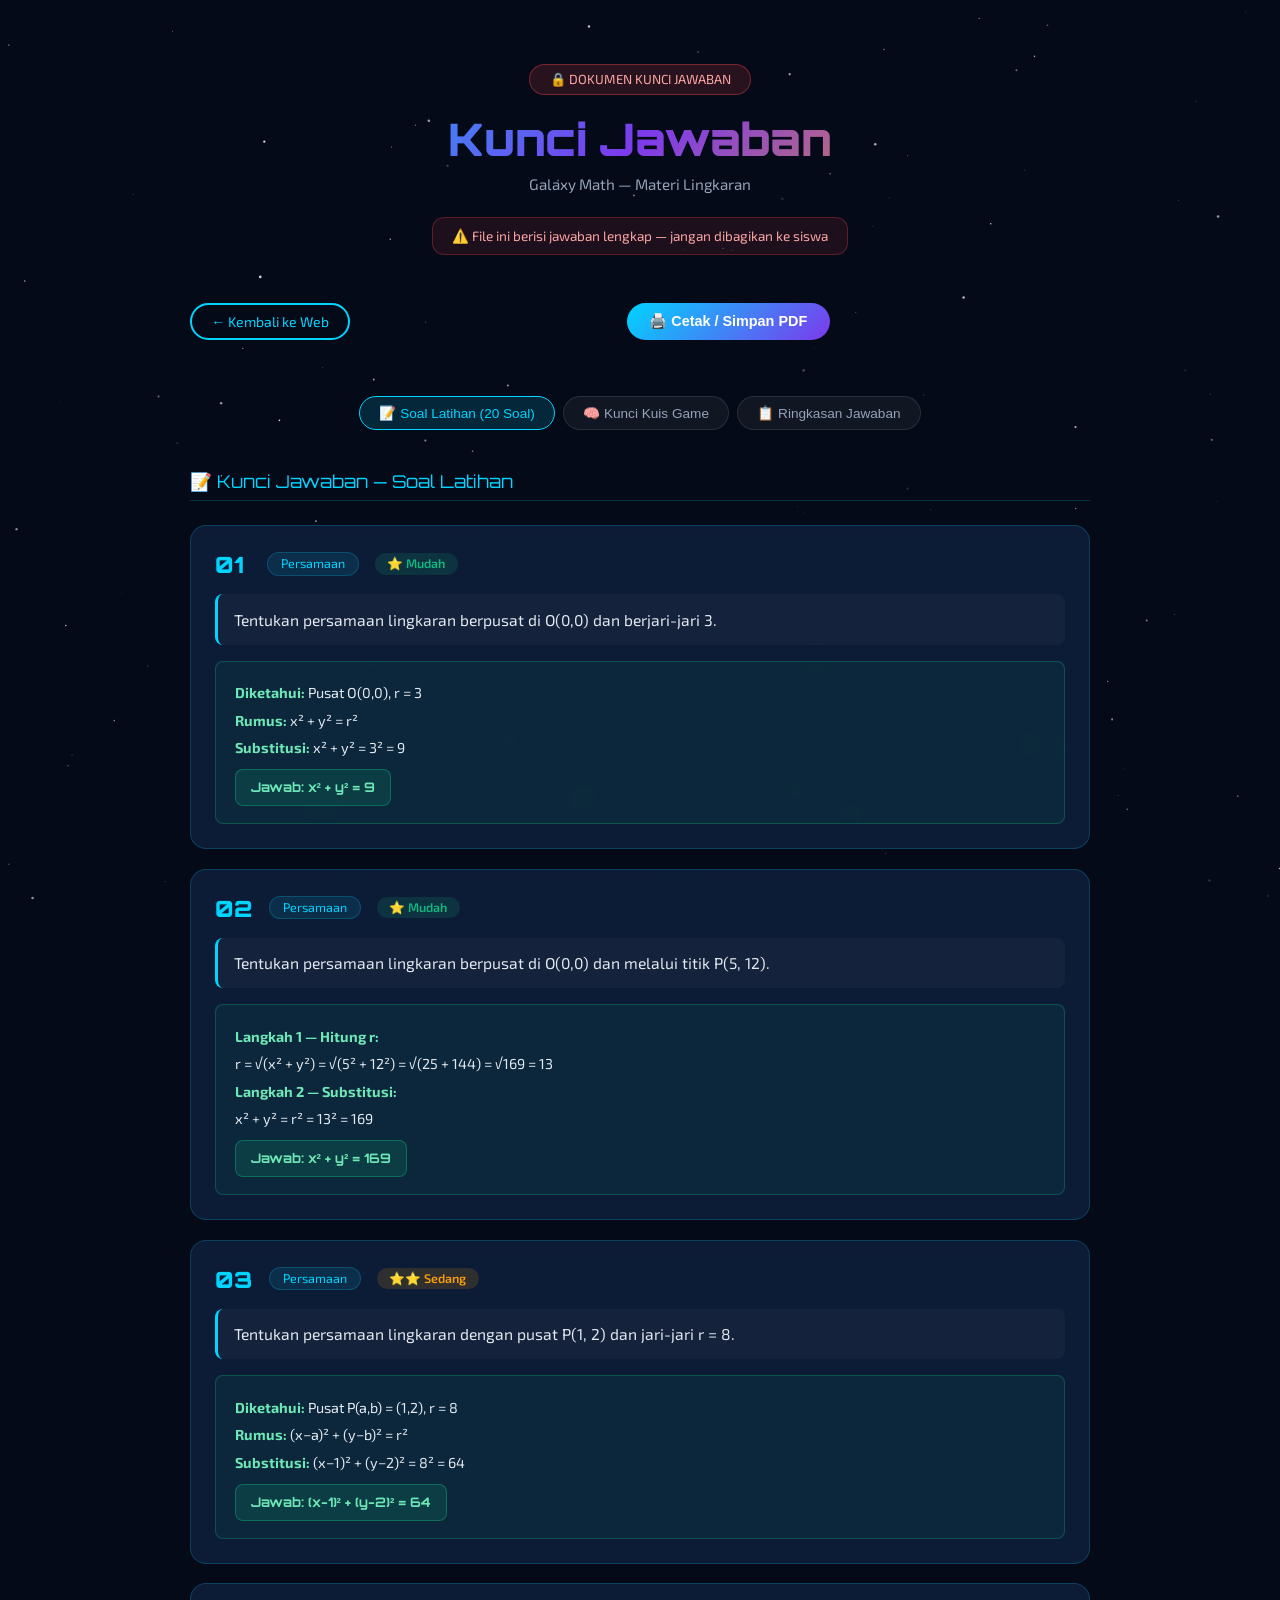
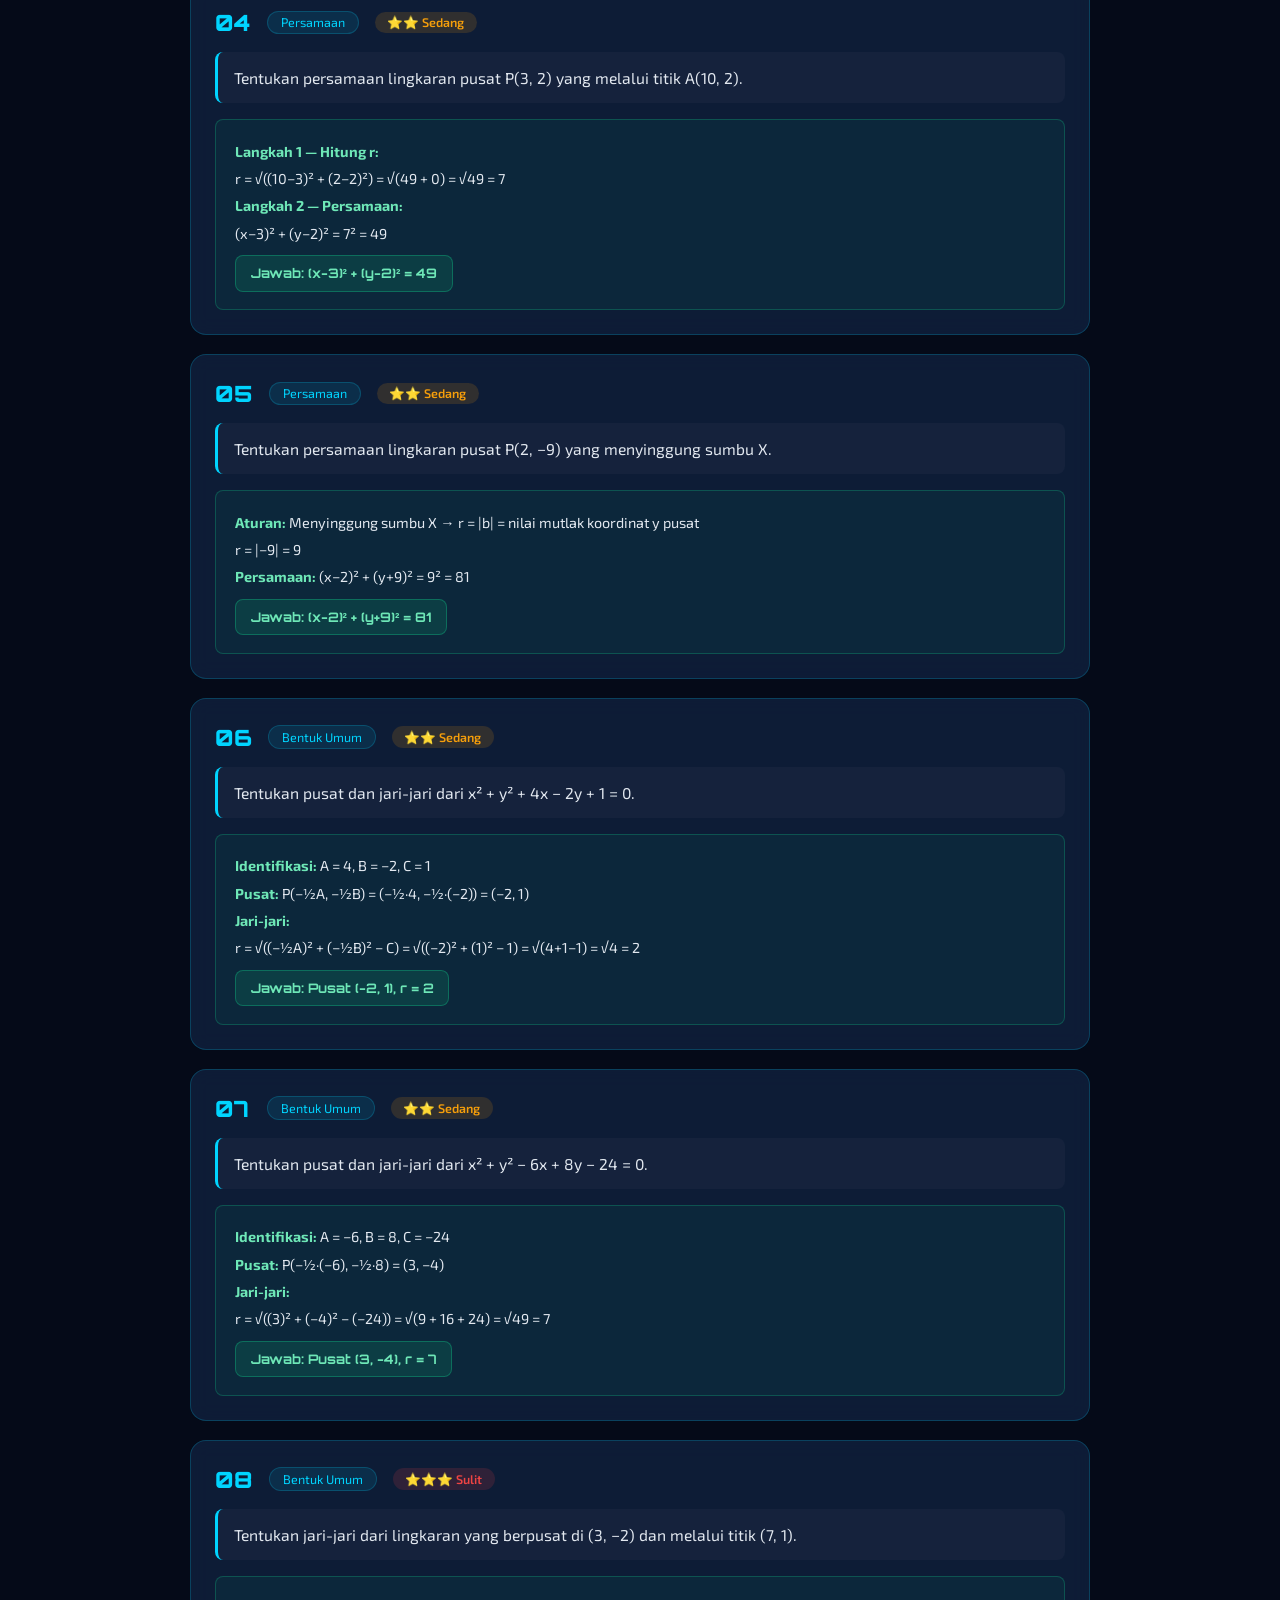
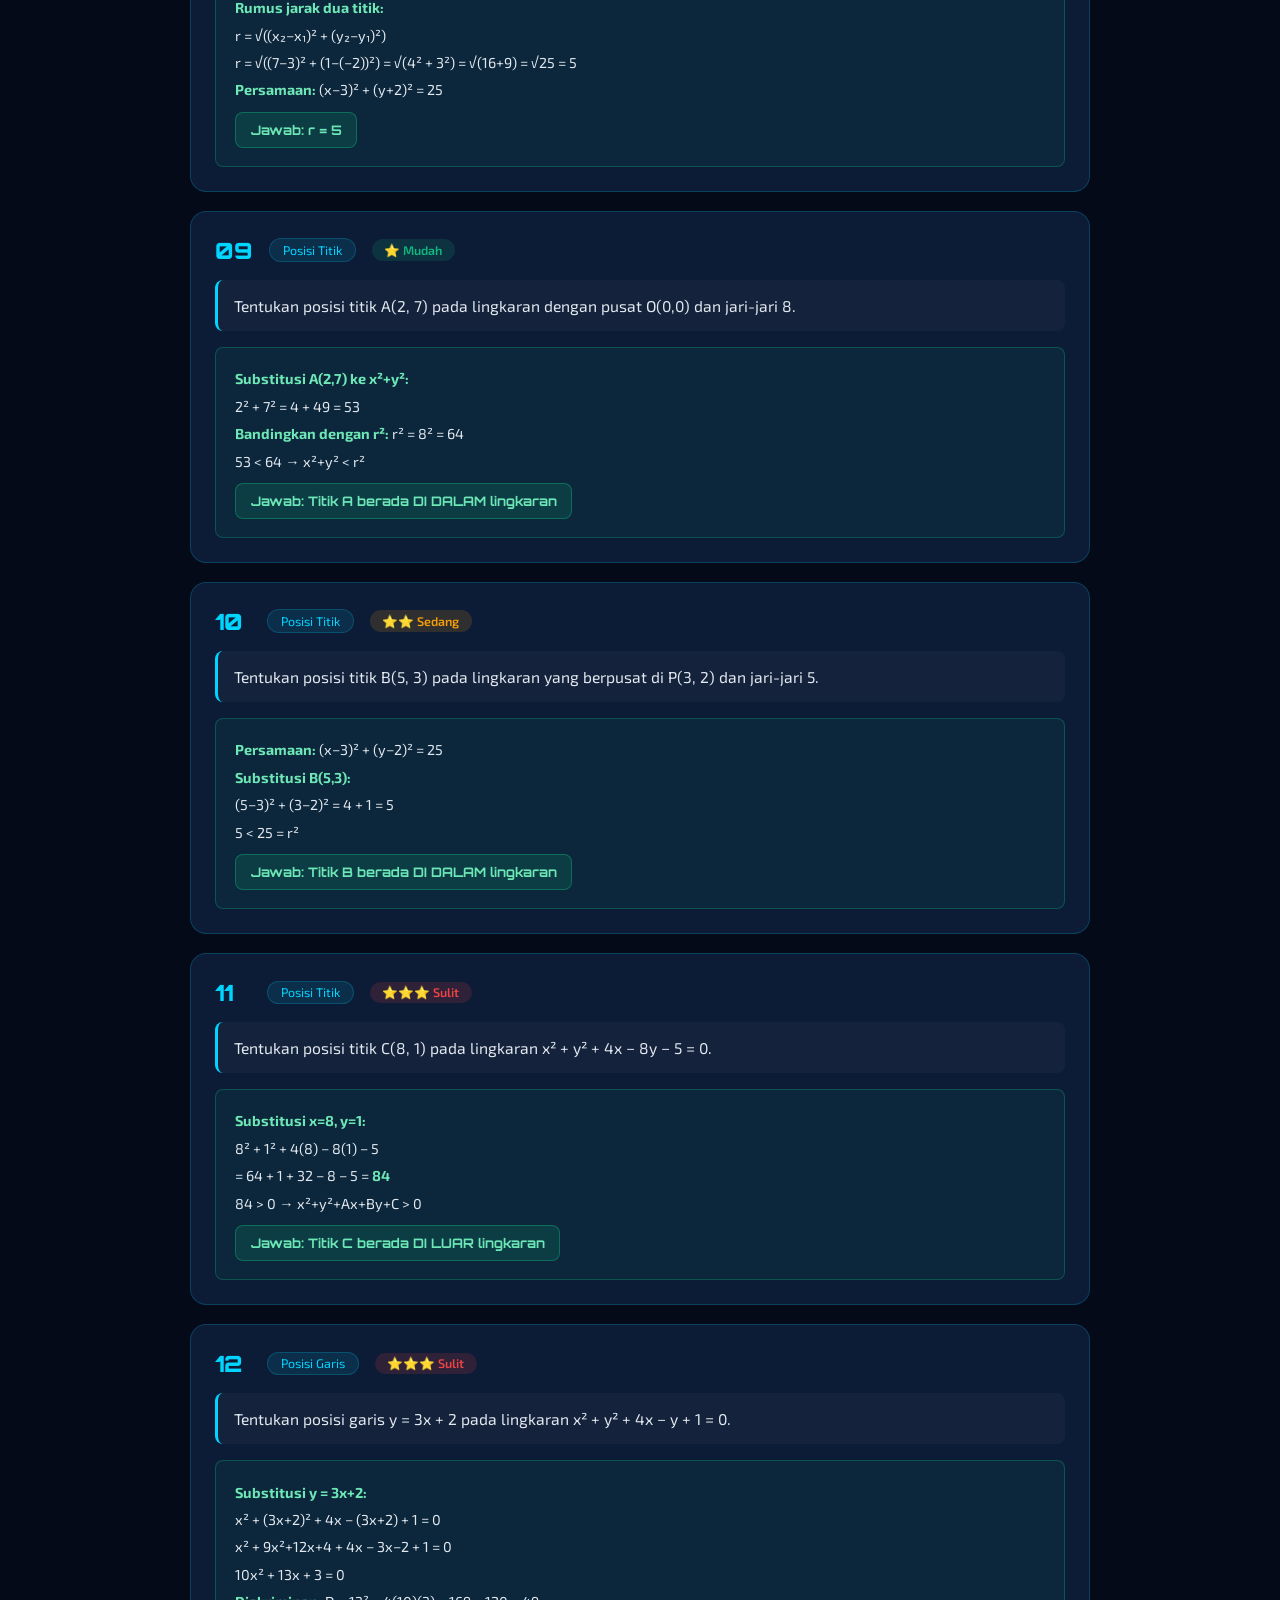
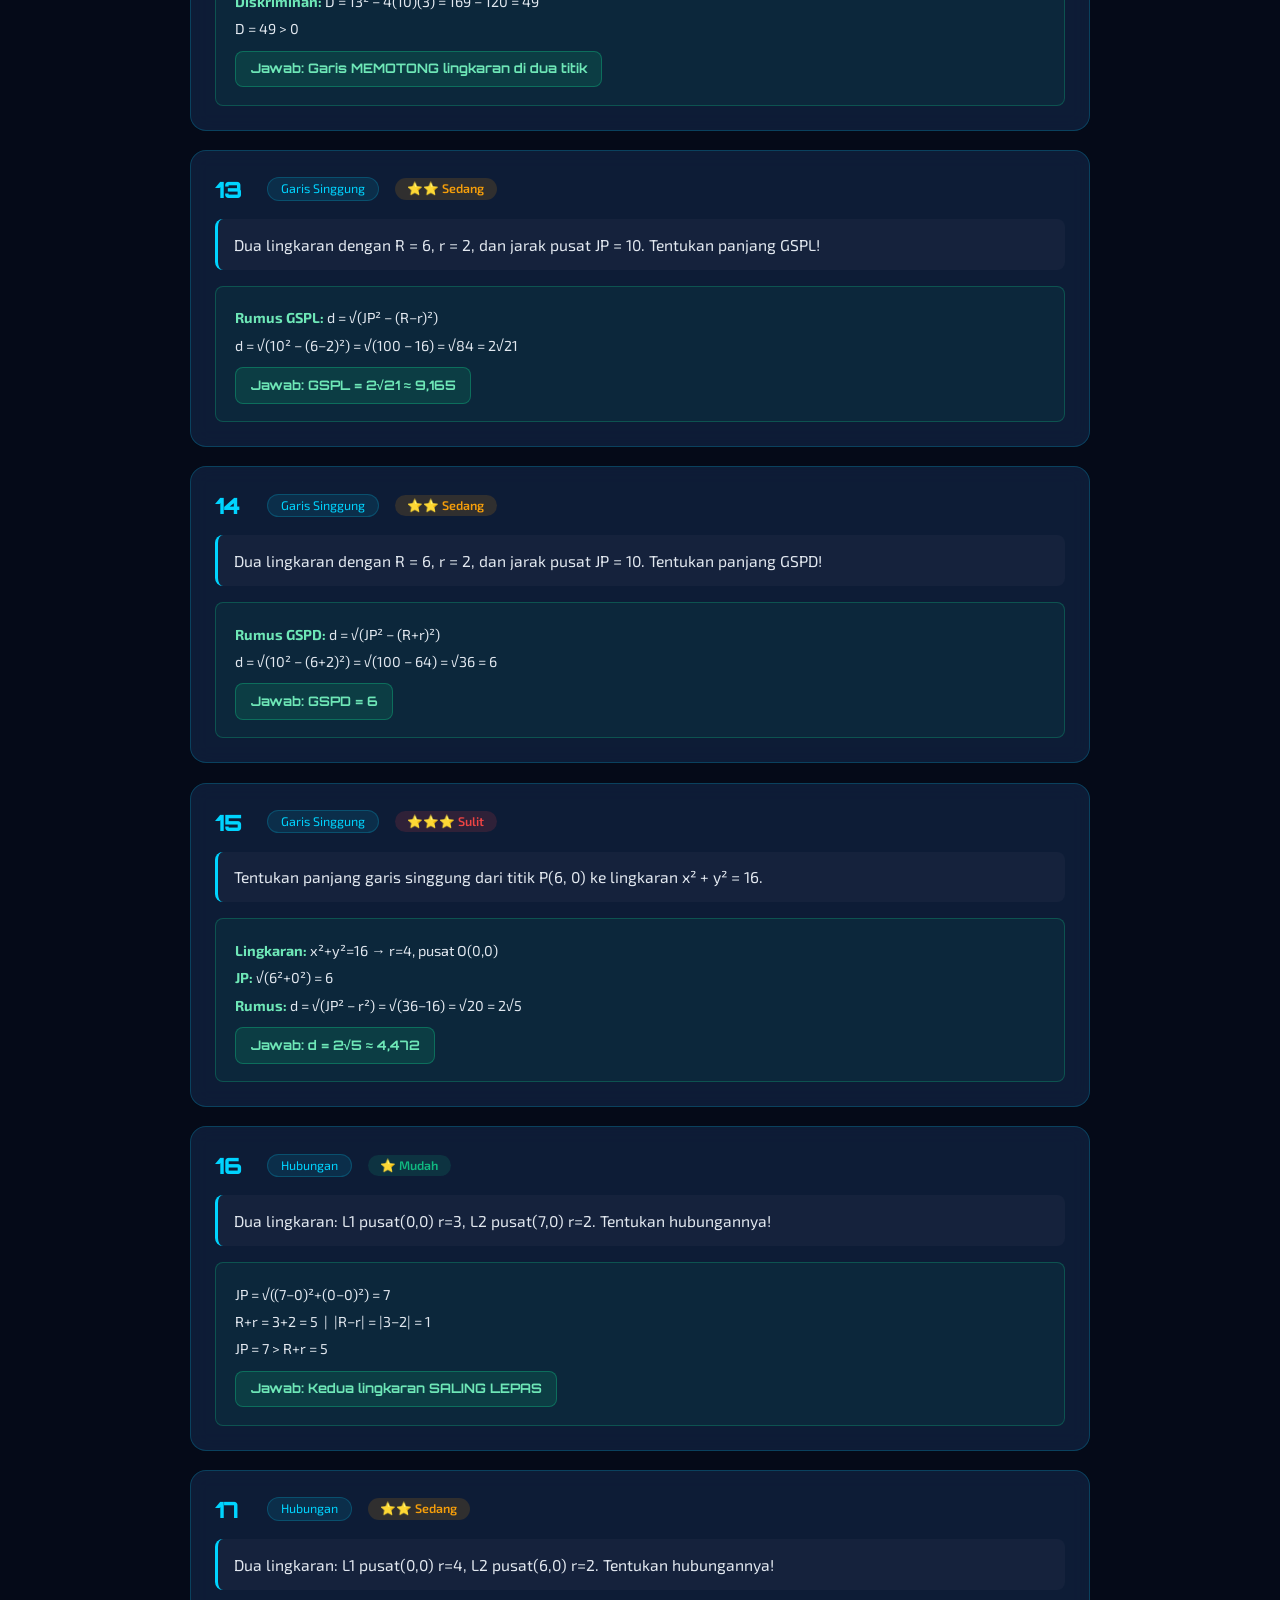
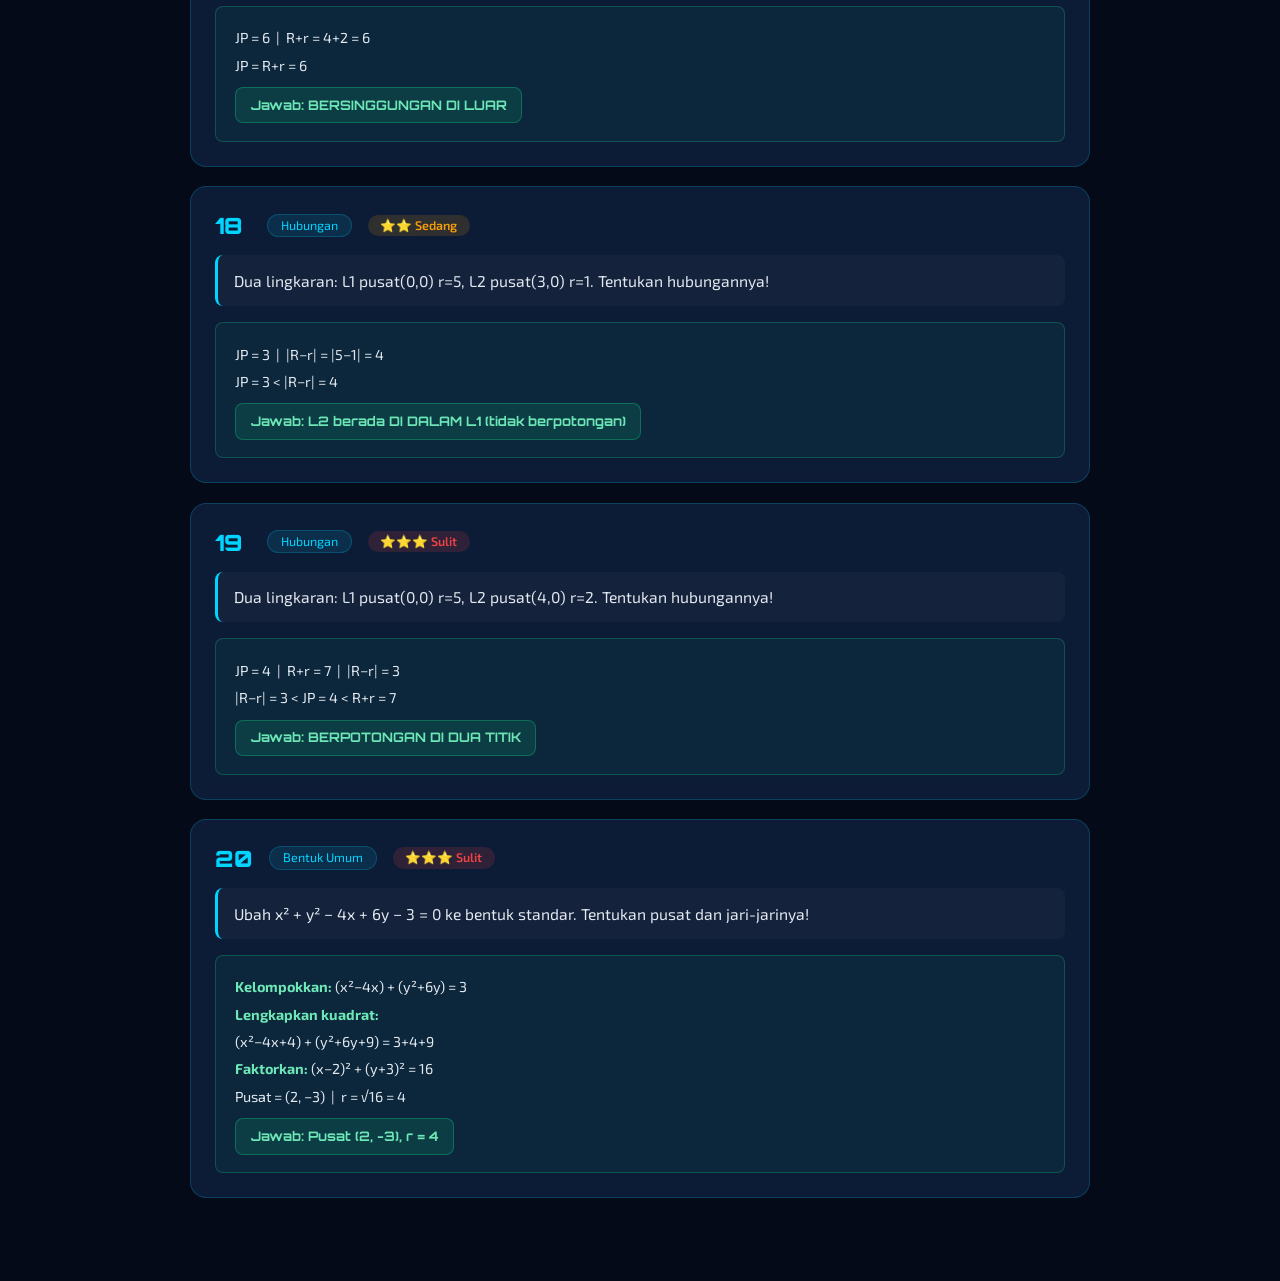
<file: kunci-jawaban.html>
<!DOCTYPE html>
<html lang="id">
<head>
  <meta charset="UTF-8"/>
  <meta name="viewport" content="width=device-width, initial-scale=1.0"/>
  <title>Kunci Jawaban — Galaxy Math Lingkaran</title>
  <link href="https://fonts.googleapis.com/css2?family=Orbitron:wght@700;900&family=Exo+2:wght@300;400;600&display=swap" rel="stylesheet"/>
  <style>
    :root{
      --bg:#050a18;--card:rgba(15,30,58,0.9);--border:rgba(0,212,255,0.2);
      --accent:#00d4ff;--accent2:#7c3aed;--accent3:#f59e0b;
      --green:#10b981;--red:#ef4444;--text:#e2e8f0;--dim:#94a3b8;
    }
    *{box-sizing:border-box;margin:0;padding:0}
    body{font-family:'Exo 2',sans-serif;background:var(--bg);color:var(--text);min-height:100vh;padding:2rem 1rem 4rem}
    canvas#bg{position:fixed;top:0;left:0;width:100%;height:100%;z-index:0;pointer-events:none}

    .wrap{position:relative;z-index:1;max-width:900px;margin:0 auto}

    /* HEADER */
    .kj-header{text-align:center;padding:2rem 0 3rem}
    .kj-badge{display:inline-block;padding:.4rem 1.2rem;border-radius:20px;background:rgba(239,68,68,0.15);border:1px solid rgba(239,68,68,0.4);color:#fca5a5;font-size:.82rem;margin-bottom:1rem}
    .kj-title{font-family:'Orbitron',sans-serif;font-size:clamp(1.6rem,4vw,2.8rem);font-weight:900;background:linear-gradient(135deg,var(--accent),var(--accent2),var(--accent3));-webkit-background-clip:text;-webkit-text-fill-color:transparent;background-clip:text;margin-bottom:.5rem}
    .kj-sub{color:var(--dim);font-size:.95rem;margin-bottom:1.5rem}
    .kj-warning{display:inline-flex;align-items:center;gap:.6rem;background:rgba(239,68,68,0.1);border:1px solid rgba(239,68,68,0.3);border-radius:12px;padding:.6rem 1.2rem;color:#fca5a5;font-size:.85rem}

    /* NAV TABS */
    .kj-tabs{display:flex;gap:.5rem;flex-wrap:wrap;justify-content:center;margin-bottom:2.5rem}
    .kj-tab{padding:.5rem 1.2rem;border-radius:20px;border:none;background:rgba(255,255,255,0.05);border:1px solid rgba(255,255,255,0.1);color:var(--dim);font-size:.85rem;cursor:pointer;transition:all .3s}
    .kj-tab.active,.kj-tab:hover{background:rgba(0,212,255,0.15);border-color:var(--accent);color:var(--accent)}

    /* SECTION */
    .kj-section{display:none}
    .kj-section.active{display:block;animation:fadeIn .4s ease}
    @keyframes fadeIn{from{opacity:0;transform:translateY(8px)}to{opacity:1;transform:translateY(0)}}

    .kj-section-title{font-family:'Orbitron',sans-serif;font-size:1.1rem;color:var(--accent);margin-bottom:1.5rem;padding-bottom:.5rem;border-bottom:1px solid var(--border)}

    /* SOAL CARD */
    .kj-card{background:var(--card);border:1px solid var(--border);border-radius:16px;padding:1.5rem;margin-bottom:1.2rem;backdrop-filter:blur(10px)}
    .kj-card-header{display:flex;align-items:center;gap:1rem;margin-bottom:1rem;flex-wrap:wrap}
    .kj-num{font-family:'Orbitron',sans-serif;font-size:1.4rem;font-weight:900;color:var(--accent);min-width:36px}
    .kj-cat{background:rgba(0,212,255,0.1);border:1px solid var(--border);padding:.2rem .8rem;border-radius:12px;font-size:.78rem;color:var(--accent)}
    .kj-level{padding:.2rem .8rem;border-radius:12px;font-size:.78rem;font-weight:600}
    .kj-level.easy{background:rgba(16,185,129,0.15);color:var(--green)}
    .kj-level.medium{background:rgba(245,158,11,0.15);color:var(--accent3)}
    .kj-level.hard{background:rgba(239,68,68,0.15);color:var(--red)}
    .kj-q{color:var(--text);font-size:.98rem;line-height:1.6;margin-bottom:1rem;padding:.8rem 1rem;background:rgba(255,255,255,0.03);border-radius:8px;border-left:3px solid var(--accent)}
    .kj-ans{background:rgba(16,185,129,0.08);border:1px solid rgba(16,185,129,0.3);border-radius:8px;padding:1.1rem 1.2rem;font-size:.9rem;line-height:1.9;color:var(--text)}
    .kj-ans strong{color:#6ee7b7}
    .kj-ans .final{display:inline-block;margin-top:.5rem;padding:.3rem .9rem;background:rgba(16,185,129,0.15);border:1px solid rgba(16,185,129,0.4);border-radius:8px;font-weight:700;color:#6ee7b7;font-family:'Orbitron',sans-serif;font-size:.82rem}

    /* QUIZ KUNCI */
    .quiz-kunci-grid{display:grid;grid-template-columns:repeat(auto-fit,minmax(280px,1fr));gap:1rem}
    .qk-card{background:var(--card);border:1px solid var(--border);border-radius:12px;padding:1.2rem;backdrop-filter:blur(10px)}
    .qk-num{font-family:'Orbitron',sans-serif;font-size:.75rem;color:var(--dim);margin-bottom:.5rem}
    .qk-q{font-size:.88rem;color:var(--text);line-height:1.5;margin-bottom:.8rem}
    .qk-opts{display:flex;flex-direction:column;gap:.3rem;margin-bottom:.6rem}
    .qk-opt{padding:.35rem .7rem;border-radius:6px;font-size:.82rem;color:var(--dim);background:rgba(255,255,255,0.03);border:1px solid rgba(255,255,255,0.07)}
    .qk-opt.correct{background:rgba(16,185,129,0.15);border-color:rgba(16,185,129,0.4);color:#6ee7b7;font-weight:700}
    .qk-why{font-size:.8rem;color:var(--dim);margin-top:.4rem;padding:.4rem .7rem;background:rgba(245,158,11,0.07);border-radius:6px;border-left:2px solid var(--accent3)}

    /* PRINT */
    .print-btn{display:flex;align-items:center;gap:.5rem;padding:.6rem 1.4rem;border-radius:20px;border:none;background:linear-gradient(135deg,var(--accent),var(--accent2));color:#fff;font-weight:700;font-size:.9rem;cursor:pointer;transition:all .3s;margin:0 auto 2rem}
    .print-btn:hover{transform:translateY(-2px);box-shadow:0 6px 20px rgba(0,212,255,0.4)}
    .back-btn{display:inline-flex;align-items:center;gap:.5rem;padding:.5rem 1.2rem;border-radius:20px;border:2px solid var(--accent);background:transparent;color:var(--accent);font-size:.88rem;cursor:pointer;transition:all .3s;text-decoration:none;margin-bottom:2rem}
    .back-btn:hover{background:rgba(0,212,255,0.1)}

    /* SUMMARY TABLE */
    .summary-table{width:100%;border-collapse:collapse;margin-bottom:2rem}
    .summary-table th{background:rgba(0,212,255,0.1);color:var(--accent);font-family:'Orbitron',sans-serif;font-size:.75rem;padding:.7rem 1rem;text-align:left;border-bottom:1px solid var(--border)}
    .summary-table td{padding:.65rem 1rem;border-bottom:1px solid rgba(255,255,255,0.05);font-size:.88rem;color:var(--text)}
    .summary-table tr:hover td{background:rgba(255,255,255,0.03)}
    .ans-badge{display:inline-block;padding:.15rem .6rem;border-radius:6px;font-size:.78rem;font-weight:700;background:rgba(16,185,129,0.15);color:#6ee7b7;border:1px solid rgba(16,185,129,0.3)}

    @media print{
      body{background:#fff;color:#000;padding:1rem}
      canvas#bg,.print-btn,.back-btn,.kj-tabs{display:none}
      .kj-section{display:block!important}
      .kj-card,.qk-card{border:1px solid #ccc;background:#fff;break-inside:avoid}
      .kj-ans{background:#f0fdf4;border-color:#86efac}
      .kj-ans strong,.kj-ans .final{color:#166534}
      .kj-q{border-left-color:#0ea5e9;background:#f0f9ff}
      .kj-num,.kj-section-title,.kj-title{color:#1e40af}
      .qk-opt.correct{background:#f0fdf4;color:#166534}
    }
    @media(max-width:576px){
      .kj-card{padding:1rem}
      .kj-ans{font-size:.85rem}
      .quiz-kunci-grid{grid-template-columns:1fr}
    }
  </style>
</head>
<body>
<canvas id="bg"></canvas>
<div class="wrap">

  <div class="kj-header">
    <div class="kj-badge">🔒 DOKUMEN KUNCI JAWABAN</div>
    <h1 class="kj-title">Kunci Jawaban</h1>
    <p class="kj-sub">Galaxy Math — Materi Lingkaran</p>
    <div class="kj-warning">⚠️ File ini berisi jawaban lengkap — jangan dibagikan ke siswa</div>
  </div>

  <div style="display:flex;justify-content:space-between;align-items:center;flex-wrap:wrap;gap:1rem;margin-bottom:1.5rem">
    <a href="index.html" class="back-btn">← Kembali ke Web</a>
    <button class="print-btn" onclick="window.print()">🖨️ Cetak / Simpan PDF</button>
  </div>

  <div class="kj-tabs">
    <button class="kj-tab active" onclick="showKJ('soal',this)">📝 Soal Latihan (20 Soal)</button>
    <button class="kj-tab" onclick="showKJ('kuis',this)">🧠 Kunci Kuis Game</button>
    <button class="kj-tab" onclick="showKJ('ringkasan',this)">📋 Ringkasan Jawaban</button>
  </div>

  <!-- ===== SOAL LATIHAN ===== -->
  <div id="kj-soal" class="kj-section active">
    <p class="kj-section-title">📝 Kunci Jawaban — Soal Latihan</p>

    <!-- SOAL 01-05 -->
    <div class="kj-card">
      <div class="kj-card-header"><span class="kj-num">01</span><span class="kj-cat">Persamaan</span><span class="kj-level easy">⭐ Mudah</span></div>
      <div class="kj-q">Tentukan persamaan lingkaran berpusat di O(0,0) dan berjari-jari 3.</div>
      <div class="kj-ans">
        <strong>Diketahui:</strong> Pusat O(0,0), r = 3<br>
        <strong>Rumus:</strong> x² + y² = r²<br>
        <strong>Substitusi:</strong> x² + y² = 3² = 9<br>
        <span class="final">Jawab: x² + y² = 9</span>
      </div>
    </div>

    <div class="kj-card">
      <div class="kj-card-header"><span class="kj-num">02</span><span class="kj-cat">Persamaan</span><span class="kj-level easy">⭐ Mudah</span></div>
      <div class="kj-q">Tentukan persamaan lingkaran berpusat di O(0,0) dan melalui titik P(5, 12).</div>
      <div class="kj-ans">
        <strong>Langkah 1 — Hitung r:</strong><br>
        r = √(x² + y²) = √(5² + 12²) = √(25 + 144) = √169 = 13<br>
        <strong>Langkah 2 — Substitusi:</strong><br>
        x² + y² = r² = 13² = 169<br>
        <span class="final">Jawab: x² + y² = 169</span>
      </div>
    </div>

    <div class="kj-card">
      <div class="kj-card-header"><span class="kj-num">03</span><span class="kj-cat">Persamaan</span><span class="kj-level medium">⭐⭐ Sedang</span></div>
      <div class="kj-q">Tentukan persamaan lingkaran dengan pusat P(1, 2) dan jari-jari r = 8.</div>
      <div class="kj-ans">
        <strong>Diketahui:</strong> Pusat P(a,b) = (1,2), r = 8<br>
        <strong>Rumus:</strong> (x−a)² + (y−b)² = r²<br>
        <strong>Substitusi:</strong> (x−1)² + (y−2)² = 8² = 64<br>
        <span class="final">Jawab: (x−1)² + (y−2)² = 64</span>
      </div>
    </div>

    <div class="kj-card">
      <div class="kj-card-header"><span class="kj-num">04</span><span class="kj-cat">Persamaan</span><span class="kj-level medium">⭐⭐ Sedang</span></div>
      <div class="kj-q">Tentukan persamaan lingkaran pusat P(3, 2) yang melalui titik A(10, 2).</div>
      <div class="kj-ans">
        <strong>Langkah 1 — Hitung r:</strong><br>
        r = √((10−3)² + (2−2)²) = √(49 + 0) = √49 = 7<br>
        <strong>Langkah 2 — Persamaan:</strong><br>
        (x−3)² + (y−2)² = 7² = 49<br>
        <span class="final">Jawab: (x−3)² + (y−2)² = 49</span>
      </div>
    </div>

    <div class="kj-card">
      <div class="kj-card-header"><span class="kj-num">05</span><span class="kj-cat">Persamaan</span><span class="kj-level medium">⭐⭐ Sedang</span></div>
      <div class="kj-q">Tentukan persamaan lingkaran pusat P(2, −9) yang menyinggung sumbu X.</div>
      <div class="kj-ans">
        <strong>Aturan:</strong> Menyinggung sumbu X → r = |b| = nilai mutlak koordinat y pusat<br>
        r = |−9| = 9<br>
        <strong>Persamaan:</strong> (x−2)² + (y+9)² = 9² = 81<br>
        <span class="final">Jawab: (x−2)² + (y+9)² = 81</span>
      </div>
    </div>

    <!-- SOAL 06-10 -->
    <div class="kj-card">
      <div class="kj-card-header"><span class="kj-num">06</span><span class="kj-cat">Bentuk Umum</span><span class="kj-level medium">⭐⭐ Sedang</span></div>
      <div class="kj-q">Tentukan pusat dan jari-jari dari x² + y² + 4x − 2y + 1 = 0.</div>
      <div class="kj-ans">
        <strong>Identifikasi:</strong> A = 4, B = −2, C = 1<br>
        <strong>Pusat:</strong> P(−½A, −½B) = (−½·4, −½·(−2)) = (−2, 1)<br>
        <strong>Jari-jari:</strong><br>
        r = √((−½A)² + (−½B)² − C) = √((−2)² + (1)² − 1) = √(4+1−1) = √4 = 2<br>
        <span class="final">Jawab: Pusat (−2, 1), r = 2</span>
      </div>
    </div>

    <div class="kj-card">
      <div class="kj-card-header"><span class="kj-num">07</span><span class="kj-cat">Bentuk Umum</span><span class="kj-level medium">⭐⭐ Sedang</span></div>
      <div class="kj-q">Tentukan pusat dan jari-jari dari x² + y² − 6x + 8y − 24 = 0.</div>
      <div class="kj-ans">
        <strong>Identifikasi:</strong> A = −6, B = 8, C = −24<br>
        <strong>Pusat:</strong> P(−½·(−6), −½·8) = (3, −4)<br>
        <strong>Jari-jari:</strong><br>
        r = √((3)² + (−4)² − (−24)) = √(9 + 16 + 24) = √49 = 7<br>
        <span class="final">Jawab: Pusat (3, −4), r = 7</span>
      </div>
    </div>

    <div class="kj-card">
      <div class="kj-card-header"><span class="kj-num">08</span><span class="kj-cat">Bentuk Umum</span><span class="kj-level hard">⭐⭐⭐ Sulit</span></div>
      <div class="kj-q">Tentukan jari-jari dari lingkaran yang berpusat di (3, −2) dan melalui titik (7, 1).</div>
      <div class="kj-ans">
        <strong>Rumus jarak dua titik:</strong><br>
        r = √((x₂−x₁)² + (y₂−y₁)²)<br>
        r = √((7−3)² + (1−(−2))²) = √(4² + 3²) = √(16+9) = √25 = 5<br>
        <strong>Persamaan:</strong> (x−3)² + (y+2)² = 25<br>
        <span class="final">Jawab: r = 5</span>
      </div>
    </div>

    <div class="kj-card">
      <div class="kj-card-header"><span class="kj-num">09</span><span class="kj-cat">Posisi Titik</span><span class="kj-level easy">⭐ Mudah</span></div>
      <div class="kj-q">Tentukan posisi titik A(2, 7) pada lingkaran dengan pusat O(0,0) dan jari-jari 8.</div>
      <div class="kj-ans">
        <strong>Substitusi A(2,7) ke x²+y²:</strong><br>
        2² + 7² = 4 + 49 = 53<br>
        <strong>Bandingkan dengan r²:</strong> r² = 8² = 64<br>
        53 &lt; 64 → x²+y² &lt; r²<br>
        <span class="final">Jawab: Titik A berada DI DALAM lingkaran</span>
      </div>
    </div>

    <div class="kj-card">
      <div class="kj-card-header"><span class="kj-num">10</span><span class="kj-cat">Posisi Titik</span><span class="kj-level medium">⭐⭐ Sedang</span></div>
      <div class="kj-q">Tentukan posisi titik B(5, 3) pada lingkaran yang berpusat di P(3, 2) dan jari-jari 5.</div>
      <div class="kj-ans">
        <strong>Persamaan:</strong> (x−3)² + (y−2)² = 25<br>
        <strong>Substitusi B(5,3):</strong><br>
        (5−3)² + (3−2)² = 4 + 1 = 5<br>
        5 &lt; 25 = r²<br>
        <span class="final">Jawab: Titik B berada DI DALAM lingkaran</span>
      </div>
    </div>

    <!-- SOAL 11-20 -->
    <div class="kj-card">
      <div class="kj-card-header"><span class="kj-num">11</span><span class="kj-cat">Posisi Titik</span><span class="kj-level hard">⭐⭐⭐ Sulit</span></div>
      <div class="kj-q">Tentukan posisi titik C(8, 1) pada lingkaran x² + y² + 4x − 8y − 5 = 0.</div>
      <div class="kj-ans">
        <strong>Substitusi x=8, y=1:</strong><br>
        8² + 1² + 4(8) − 8(1) − 5<br>
        = 64 + 1 + 32 − 8 − 5 = <strong>84</strong><br>
        84 &gt; 0 → x²+y²+Ax+By+C &gt; 0<br>
        <span class="final">Jawab: Titik C berada DI LUAR lingkaran</span>
      </div>
    </div>

    <div class="kj-card">
      <div class="kj-card-header"><span class="kj-num">12</span><span class="kj-cat">Posisi Garis</span><span class="kj-level hard">⭐⭐⭐ Sulit</span></div>
      <div class="kj-q">Tentukan posisi garis y = 3x + 2 pada lingkaran x² + y² + 4x − y + 1 = 0.</div>
      <div class="kj-ans">
        <strong>Substitusi y = 3x+2:</strong><br>
        x² + (3x+2)² + 4x − (3x+2) + 1 = 0<br>
        x² + 9x²+12x+4 + 4x − 3x−2 + 1 = 0<br>
        10x² + 13x + 3 = 0<br>
        <strong>Diskriminan:</strong> D = 13² − 4(10)(3) = 169 − 120 = 49<br>
        D = 49 &gt; 0<br>
        <span class="final">Jawab: Garis MEMOTONG lingkaran di dua titik</span>
      </div>
    </div>

    <div class="kj-card">
      <div class="kj-card-header"><span class="kj-num">13</span><span class="kj-cat">Garis Singgung</span><span class="kj-level medium">⭐⭐ Sedang</span></div>
      <div class="kj-q">Dua lingkaran dengan R = 6, r = 2, dan jarak pusat JP = 10. Tentukan panjang GSPL!</div>
      <div class="kj-ans">
        <strong>Rumus GSPL:</strong> d = √(JP² − (R−r)²)<br>
        d = √(10² − (6−2)²) = √(100 − 16) = √84 = 2√21<br>
        <span class="final">Jawab: GSPL = 2√21 ≈ 9,165</span>
      </div>
    </div>

    <div class="kj-card">
      <div class="kj-card-header"><span class="kj-num">14</span><span class="kj-cat">Garis Singgung</span><span class="kj-level medium">⭐⭐ Sedang</span></div>
      <div class="kj-q">Dua lingkaran dengan R = 6, r = 2, dan jarak pusat JP = 10. Tentukan panjang GSPD!</div>
      <div class="kj-ans">
        <strong>Rumus GSPD:</strong> d = √(JP² − (R+r)²)<br>
        d = √(10² − (6+2)²) = √(100 − 64) = √36 = 6<br>
        <span class="final">Jawab: GSPD = 6</span>
      </div>
    </div>

    <div class="kj-card">
      <div class="kj-card-header"><span class="kj-num">15</span><span class="kj-cat">Garis Singgung</span><span class="kj-level hard">⭐⭐⭐ Sulit</span></div>
      <div class="kj-q">Tentukan panjang garis singgung dari titik P(6, 0) ke lingkaran x² + y² = 16.</div>
      <div class="kj-ans">
        <strong>Lingkaran:</strong> x²+y²=16 → r=4, pusat O(0,0)<br>
        <strong>JP:</strong> √(6²+0²) = 6<br>
        <strong>Rumus:</strong> d = √(JP² − r²) = √(36−16) = √20 = 2√5<br>
        <span class="final">Jawab: d = 2√5 ≈ 4,472</span>
      </div>
    </div>

    <div class="kj-card">
      <div class="kj-card-header"><span class="kj-num">16</span><span class="kj-cat">Hubungan</span><span class="kj-level easy">⭐ Mudah</span></div>
      <div class="kj-q">Dua lingkaran: L1 pusat(0,0) r=3, L2 pusat(7,0) r=2. Tentukan hubungannya!</div>
      <div class="kj-ans">
        JP = √((7−0)²+(0−0)²) = 7<br>
        R+r = 3+2 = 5 &nbsp;|&nbsp; |R−r| = |3−2| = 1<br>
        JP = 7 &gt; R+r = 5<br>
        <span class="final">Jawab: Kedua lingkaran SALING LEPAS</span>
      </div>
    </div>

    <div class="kj-card">
      <div class="kj-card-header"><span class="kj-num">17</span><span class="kj-cat">Hubungan</span><span class="kj-level medium">⭐⭐ Sedang</span></div>
      <div class="kj-q">Dua lingkaran: L1 pusat(0,0) r=4, L2 pusat(6,0) r=2. Tentukan hubungannya!</div>
      <div class="kj-ans">
        JP = 6 &nbsp;|&nbsp; R+r = 4+2 = 6<br>
        JP = R+r = 6<br>
        <span class="final">Jawab: BERSINGGUNGAN DI LUAR</span>
      </div>
    </div>

    <div class="kj-card">
      <div class="kj-card-header"><span class="kj-num">18</span><span class="kj-cat">Hubungan</span><span class="kj-level medium">⭐⭐ Sedang</span></div>
      <div class="kj-q">Dua lingkaran: L1 pusat(0,0) r=5, L2 pusat(3,0) r=1. Tentukan hubungannya!</div>
      <div class="kj-ans">
        JP = 3 &nbsp;|&nbsp; |R−r| = |5−1| = 4<br>
        JP = 3 &lt; |R−r| = 4<br>
        <span class="final">Jawab: L2 berada DI DALAM L1 (tidak berpotongan)</span>
      </div>
    </div>

    <div class="kj-card">
      <div class="kj-card-header"><span class="kj-num">19</span><span class="kj-cat">Hubungan</span><span class="kj-level hard">⭐⭐⭐ Sulit</span></div>
      <div class="kj-q">Dua lingkaran: L1 pusat(0,0) r=5, L2 pusat(4,0) r=2. Tentukan hubungannya!</div>
      <div class="kj-ans">
        JP = 4 &nbsp;|&nbsp; R+r = 7 &nbsp;|&nbsp; |R−r| = 3<br>
        |R−r| = 3 &lt; JP = 4 &lt; R+r = 7<br>
        <span class="final">Jawab: BERPOTONGAN DI DUA TITIK</span>
      </div>
    </div>

    <div class="kj-card">
      <div class="kj-card-header"><span class="kj-num">20</span><span class="kj-cat">Bentuk Umum</span><span class="kj-level hard">⭐⭐⭐ Sulit</span></div>
      <div class="kj-q">Ubah x² + y² − 4x + 6y − 3 = 0 ke bentuk standar. Tentukan pusat dan jari-jarinya!</div>
      <div class="kj-ans">
        <strong>Kelompokkan:</strong> (x²−4x) + (y²+6y) = 3<br>
        <strong>Lengkapkan kuadrat:</strong><br>
        (x²−4x+4) + (y²+6y+9) = 3+4+9<br>
        <strong>Faktorkan:</strong> (x−2)² + (y+3)² = 16<br>
        Pusat = (2, −3) &nbsp;|&nbsp; r = √16 = 4<br>
        <span class="final">Jawab: Pusat (2, −3), r = 4</span>
      </div>
    </div>
  </div><!-- end kj-soal -->

  <!-- ===== KUNCI KUIS GAME ===== -->
  <div id="kj-kuis" class="kj-section">
    <p class="kj-section-title">🧠 Kunci Jawaban — Kuis Game (12 Soal)</p>
    <div class="quiz-kunci-grid">

      <div class="qk-card">
        <div class="qk-num">SOAL 1</div>
        <div class="qk-q">Persamaan lingkaran pusat O(0,0) jari-jari 5 adalah...</div>
        <div class="qk-opts">
          <div class="qk-opt">A. x²+y²=5</div>
          <div class="qk-opt correct">B. x²+y²=25 ✓</div>
          <div class="qk-opt">C. x²+y²=10</div>
          <div class="qk-opt">D. (x+5)²+y²=25</div>
        </div>
        <div class="qk-why">r²=5²=25 → x²+y²=25</div>
      </div>

      <div class="qk-card">
        <div class="qk-num">SOAL 2</div>
        <div class="qk-q">Pusat lingkaran (x−3)²+(y+2)²=16 adalah...</div>
        <div class="qk-opts">
          <div class="qk-opt">A. (3,2)</div>
          <div class="qk-opt">B. (−3,2)</div>
          <div class="qk-opt correct">C. (3,−2) ✓</div>
          <div class="qk-opt">D. (−3,−2)</div>
        </div>
        <div class="qk-why">Bentuk (x−a)²+(y−b)²=r² → a=3, b=−2</div>
      </div>

      <div class="qk-card">
        <div class="qk-num">SOAL 3</div>
        <div class="qk-q">Jari-jari lingkaran x²+y²=49 adalah...</div>
        <div class="qk-opts">
          <div class="qk-opt">A. 49</div>
          <div class="qk-opt correct">B. 7 ✓</div>
          <div class="qk-opt">C. √7</div>
          <div class="qk-opt">D. 14</div>
        </div>
        <div class="qk-why">r²=49 → r=√49=7</div>
      </div>

      <div class="qk-card">
        <div class="qk-num">SOAL 4</div>
        <div class="qk-q">Titik A(3,4) terhadap lingkaran x²+y²=25 berada...</div>
        <div class="qk-opts">
          <div class="qk-opt">A. Di dalam</div>
          <div class="qk-opt correct">B. Pada lingkaran ✓</div>
          <div class="qk-opt">C. Di luar</div>
          <div class="qk-opt">D. Tidak tentu</div>
        </div>
        <div class="qk-why">3²+4²=9+16=25=r² → tepat pada lingkaran</div>
      </div>

      <div class="qk-card">
        <div class="qk-num">SOAL 5</div>
        <div class="qk-q">Bentuk umum persamaan lingkaran adalah...</div>
        <div class="qk-opts">
          <div class="qk-opt">A. x²+y²=r²</div>
          <div class="qk-opt">B. (x−a)²+(y−b)²=r²</div>
          <div class="qk-opt correct">C. x²+y²+Ax+By+C=0 ✓</div>
          <div class="qk-opt">D. ax²+by²=r</div>
        </div>
        <div class="qk-why">Bentuk umum lingkaran adalah x²+y²+Ax+By+C=0</div>
      </div>

      <div class="qk-card">
        <div class="qk-num">SOAL 6</div>
        <div class="qk-q">Pusat lingkaran x²+y²+4x−6y+4=0 adalah...</div>
        <div class="qk-opts">
          <div class="qk-opt">A. (4,−6)</div>
          <div class="qk-opt correct">B. (−2,3) ✓</div>
          <div class="qk-opt">C. (2,−3)</div>
          <div class="qk-opt">D. (−4,6)</div>
        </div>
        <div class="qk-why">A=4,B=−6 → Pusat=(−½·4, −½·(−6))=(−2,3)</div>
      </div>

      <div class="qk-card">
        <div class="qk-num">SOAL 7</div>
        <div class="qk-q">Jika D&gt;0, posisi garis terhadap lingkaran adalah...</div>
        <div class="qk-opts">
          <div class="qk-opt">A. Menyinggung</div>
          <div class="qk-opt">B. Tidak memotong</div>
          <div class="qk-opt correct">C. Memotong di dua titik ✓</div>
          <div class="qk-opt">D. Sejajar</div>
        </div>
        <div class="qk-why">D&gt;0 → dua akar berbeda → garis memotong di 2 titik</div>
      </div>

      <div class="qk-card">
        <div class="qk-num">SOAL 8</div>
        <div class="qk-q">Dua lingkaran kosentris artinya...</div>
        <div class="qk-opts">
          <div class="qk-opt">A. Jari-jarinya sama</div>
          <div class="qk-opt correct">B. Pusatnya sama ✓</div>
          <div class="qk-opt">C. Berpotongan dua titik</div>
          <div class="qk-opt">D. Saling lepas</div>
        </div>
        <div class="qk-why">Kosentris = sepusat = pusat sama, jari-jari berbeda</div>
      </div>

      <div class="qk-card">
        <div class="qk-num">SOAL 9</div>
        <div class="qk-q">Rumus GSPL adalah...</div>
        <div class="qk-opts">
          <div class="qk-opt">A. √(JP²+(R−r)²)</div>
          <div class="qk-opt">B. √(JP²−(R+r)²)</div>
          <div class="qk-opt correct">C. √(JP²−(R−r)²) ✓</div>
          <div class="qk-opt">D. √(JP²+(R+r)²)</div>
        </div>
        <div class="qk-why">GSPL = √(JP²−(R−r)²), GSPD = √(JP²−(R+r)²)</div>
      </div>

      <div class="qk-card">
        <div class="qk-num">SOAL 10</div>
        <div class="qk-q">Persamaan lingkaran pusat P(1,2) r=3 adalah...</div>
        <div class="qk-opts">
          <div class="qk-opt">A. (x+1)²+(y+2)²=9</div>
          <div class="qk-opt correct">B. (x−1)²+(y−2)²=9 ✓</div>
          <div class="qk-opt">C. (x−1)²+(y−2)²=3</div>
          <div class="qk-opt">D. x²+y²=9</div>
        </div>
        <div class="qk-why">(x−1)²+(y−2)²=3²=9</div>
      </div>

      <div class="qk-card">
        <div class="qk-num">SOAL 11</div>
        <div class="qk-q">Jari-jari lingkaran x²+y²−6x+8y−24=0 adalah...</div>
        <div class="qk-opts">
          <div class="qk-opt">A. 5</div>
          <div class="qk-opt">B. 6</div>
          <div class="qk-opt correct">C. 7 ✓</div>
          <div class="qk-opt">D. 8</div>
        </div>
        <div class="qk-why">A=−6,B=8,C=−24 → r=√(9+16+24)=√49=7</div>
      </div>

      <div class="qk-card">
        <div class="qk-num">SOAL 12</div>
        <div class="qk-q">Titik B(5,3) pada lingkaran pusat P(3,2) r=5 berada...</div>
        <div class="qk-opts">
          <div class="qk-opt">A. Di luar</div>
          <div class="qk-opt">B. Pada lingkaran</div>
          <div class="qk-opt correct">C. Di dalam ✓</div>
          <div class="qk-opt">D. Tidak tentu</div>
        </div>
        <div class="qk-why">(5−3)²+(3−2)²=4+1=5 &lt; 25=r² → di dalam</div>
      </div>

    </div>
  </div><!-- end kj-kuis -->

  <!-- ===== RINGKASAN ===== -->
  <div id="kj-ringkasan" class="kj-section">
    <p class="kj-section-title">📋 Ringkasan Jawaban Cepat</p>
    <table class="summary-table">
      <thead>
        <tr><th>No</th><th>Soal (Singkat)</th><th>Jawaban</th><th>Kategori</th></tr>
      </thead>
      <tbody>
        <tr><td>01</td><td>Pusat O(0,0), r=3</td><td><span class="ans-badge">x²+y²=9</span></td><td>Persamaan</td></tr>
        <tr><td>02</td><td>Pusat O(0,0), melalui P(5,12)</td><td><span class="ans-badge">x²+y²=169</span></td><td>Persamaan</td></tr>
        <tr><td>03</td><td>Pusat P(1,2), r=8</td><td><span class="ans-badge">(x−1)²+(y−2)²=64</span></td><td>Persamaan</td></tr>
        <tr><td>04</td><td>Pusat P(3,2), melalui A(10,2)</td><td><span class="ans-badge">(x−3)²+(y−2)²=49</span></td><td>Persamaan</td></tr>
        <tr><td>05</td><td>Pusat P(2,−9), singgung sumbu X</td><td><span class="ans-badge">(x−2)²+(y+9)²=81</span></td><td>Persamaan</td></tr>
        <tr><td>06</td><td>x²+y²+4x−2y+1=0</td><td><span class="ans-badge">Pusat(−2,1), r=2</span></td><td>Bentuk Umum</td></tr>
        <tr><td>07</td><td>x²+y²−6x+8y−24=0</td><td><span class="ans-badge">Pusat(3,−4), r=7</span></td><td>Bentuk Umum</td></tr>
        <tr><td>08</td><td>Pusat(3,−2), melalui (7,1)</td><td><span class="ans-badge">r=5</span></td><td>Bentuk Umum</td></tr>
        <tr><td>09</td><td>Titik A(2,7), r=8</td><td><span class="ans-badge">Di dalam</span></td><td>Posisi Titik</td></tr>
        <tr><td>10</td><td>Titik B(5,3), pusat P(3,2) r=5</td><td><span class="ans-badge">Di dalam</span></td><td>Posisi Titik</td></tr>
        <tr><td>11</td><td>Titik C(8,1), x²+y²+4x−8y−5=0</td><td><span class="ans-badge">Di luar</span></td><td>Posisi Titik</td></tr>
        <tr><td>12</td><td>Garis y=3x+2 pada lingkaran</td><td><span class="ans-badge">Memotong (D=49)</span></td><td>Posisi Garis</td></tr>
        <tr><td>13</td><td>R=6, r=2, JP=10 → GSPL</td><td><span class="ans-badge">2√21 ≈ 9,165</span></td><td>Garis Singgung</td></tr>
        <tr><td>14</td><td>R=6, r=2, JP=10 → GSPD</td><td><span class="ans-badge">6</span></td><td>Garis Singgung</td></tr>
        <tr><td>15</td><td>Titik P(6,0), x²+y²=16</td><td><span class="ans-badge">2√5 ≈ 4,472</span></td><td>Garis Singgung</td></tr>
        <tr><td>16</td><td>L1 r=3, L2 r=2, JP=7</td><td><span class="ans-badge">Saling lepas</span></td><td>Hubungan</td></tr>
        <tr><td>17</td><td>L1 r=4, L2 r=2, JP=6</td><td><span class="ans-badge">Bersinggungan luar</span></td><td>Hubungan</td></tr>
        <tr><td>18</td><td>L1 r=5, L2 r=1, JP=3</td><td><span class="ans-badge">L2 di dalam L1</span></td><td>Hubungan</td></tr>
        <tr><td>19</td><td>L1 r=5, L2 r=2, JP=4</td><td><span class="ans-badge">Berpotongan 2 titik</span></td><td>Hubungan</td></tr>
        <tr><td>20</td><td>x²+y²−4x+6y−3=0</td><td><span class="ans-badge">Pusat(2,−3), r=4</span></td><td>Bentuk Umum</td></tr>
      </tbody>
    </table>

    <p class="kj-section-title" style="margin-top:2rem">🧠 Kunci Kuis Game (Jawaban Benar)</p>
    <table class="summary-table">
      <thead><tr><th>No</th><th>Soal</th><th>Jawaban Benar</th></tr></thead>
      <tbody>
        <tr><td>1</td><td>Persamaan lingkaran O(0,0) r=5</td><td><span class="ans-badge">x²+y²=25</span></td></tr>
        <tr><td>2</td><td>Pusat (x−3)²+(y+2)²=16</td><td><span class="ans-badge">(3,−2)</span></td></tr>
        <tr><td>3</td><td>Jari-jari x²+y²=49</td><td><span class="ans-badge">7</span></td></tr>
        <tr><td>4</td><td>Posisi A(3,4) pada x²+y²=25</td><td><span class="ans-badge">Pada lingkaran</span></td></tr>
        <tr><td>5</td><td>Bentuk umum lingkaran</td><td><span class="ans-badge">x²+y²+Ax+By+C=0</span></td></tr>
        <tr><td>6</td><td>Pusat x²+y²+4x−6y+4=0</td><td><span class="ans-badge">(−2,3)</span></td></tr>
        <tr><td>7</td><td>D&gt;0 artinya garis...</td><td><span class="ans-badge">Memotong 2 titik</span></td></tr>
        <tr><td>8</td><td>Kosentris artinya...</td><td><span class="ans-badge">Pusatnya sama</span></td></tr>
        <tr><td>9</td><td>Rumus GSPL</td><td><span class="ans-badge">√(JP²−(R−r)²)</span></td></tr>
        <tr><td>10</td><td>Lingkaran pusat P(1,2) r=3</td><td><span class="ans-badge">(x−1)²+(y−2)²=9</span></td></tr>
        <tr><td>11</td><td>Jari-jari x²+y²−6x+8y−24=0</td><td><span class="ans-badge">7</span></td></tr>
        <tr><td>12</td><td>Posisi B(5,3) pada lingkaran P(3,2) r=5</td><td><span class="ans-badge">Di dalam</span></td></tr>
      </tbody>
    </table>

    <p class="kj-section-title" style="margin-top:2rem">🚀 Kunci Circle Shooter Game (Dengan Koordinat Lengkap)</p>
    <table class="summary-table">
      <thead><tr><th>No</th><th>Soal</th><th>Yang Ditanya</th><th>Jawaban</th><th>Koordinat Lengkap</th></tr></thead>
      <tbody>
        <tr><td>1</td><td>Jari-jari x²+y²=25</td><td>Jari-jari</td><td><span class="ans-badge">5</span></td><td>Pusat O(0,0), r=5</td></tr>
        <tr><td>2</td><td>Pusat (x−4)²+(y+2)²=9, nilai a=...</td><td>Nilai a</td><td><span class="ans-badge">4</span></td><td>Pusat (4,−2)</td></tr>
        <tr><td>3</td><td>Jari-jari (x−1)²+(y−2)²=36</td><td>Jari-jari</td><td><span class="ans-badge">6</span></td><td>Pusat (1,2), r=6</td></tr>
        <tr><td>4</td><td>Pusat x²+y²+6x−4y=0, nilai a=...</td><td>Nilai a</td><td><span class="ans-badge">−3</span></td><td>Pusat (−3,2)</td></tr>
        <tr><td>5</td><td>Jari-jari x²+y²−4x+6y−3=0</td><td>Jari-jari</td><td><span class="ans-badge">4</span></td><td>Pusat (2,−3), r=4</td></tr>
        <tr><td>6</td><td>Titik (3,4) pada x²+y²=25</td><td>Posisi</td><td><span class="ans-badge">pada</span></td><td>3²+4²=25 (di lingkaran)</td></tr>
        <tr><td>7</td><td>JP=10, R=6, r=2. GSPD=...</td><td>GSPD</td><td><span class="ans-badge">6</span></td><td>√(100−64)=6</td></tr>
        <tr><td>8</td><td>Pusat (x+3)²+(y−5)²=16, nilai b=...</td><td>Nilai b</td><td><span class="ans-badge">5</span></td><td>Pusat (−3,5)</td></tr>
        <tr><td>9</td><td>Jari-jari x²+y²=81</td><td>Jari-jari</td><td><span class="ans-badge">9</span></td><td>Pusat O(0,0), r=9</td></tr>
        <tr><td>10</td><td>Pusat (x−2)²+(y+7)²=4, nilai b=...</td><td>Nilai b</td><td><span class="ans-badge">−7</span></td><td>Pusat (2,−7)</td></tr>
      </tbody>
    </table>
  </div><!-- end ringkasan -->

</div><!-- end wrap -->

<script>
// Starfield
(function(){
  const c=document.getElementById('bg');
  const ctx=c.getContext('2d');
  function resize(){c.width=innerWidth;c.height=innerHeight;}
  let stars=[];
  function init(){stars=Array.from({length:150},()=>({x:Math.random()*c.width,y:Math.random()*c.height,r:Math.random()*1.2+.2,op:Math.random(),sp:Math.random()*.2+.03}));}
  function draw(){
    ctx.clearRect(0,0,c.width,c.height);
    stars.forEach(s=>{
      s.op+=(Math.random()-.5)*.02; s.op=Math.max(.05,Math.min(1,s.op));
      s.y+=s.sp; if(s.y>c.height){s.y=0;s.x=Math.random()*c.width;}
      ctx.beginPath();ctx.arc(s.x,s.y,s.r,0,Math.PI*2);
      ctx.fillStyle=`rgba(200,230,255,${s.op})`;ctx.fill();
    });
    requestAnimationFrame(draw);
  }
  resize();init();draw();
  window.addEventListener('resize',()=>{resize();init();});
})();

// Tabs
function showKJ(id, btn){
  document.querySelectorAll('.kj-section').forEach(e=>e.classList.remove('active'));
  document.querySelectorAll('.kj-tab').forEach(e=>e.classList.remove('active'));
  document.getElementById('kj-'+id).classList.add('active');
  if(btn) btn.classList.add('active');
}
</script>
</body>
</html>
</file>
<file: style.css>
/* ===== RESET & VARS ===== */
*,*::before,*::after{box-sizing:border-box;margin:0;padding:0}

/* ===== CUSTOM CURSOR — BINTANG ===== */
*{cursor:none!important}
@media(hover:none){*{cursor:auto!important}}

#cursor-star{
  position:fixed;
  width:28px;height:28px;
  pointer-events:none;
  z-index:99999;
  transform:translate(-50%,-50%) rotate(0deg);
  transition:transform .1s,filter .15s;
  filter:drop-shadow(0 0 6px #00d4ff) drop-shadow(0 0 12px #00d4ff);
}
#cursor-star svg{width:100%;height:100%}
#cursor-star.clicking{
  transform:translate(-50%,-50%) rotate(72deg) scale(1.3);
  filter:drop-shadow(0 0 10px #f59e0b) drop-shadow(0 0 20px #f59e0b);
}
#cursor-star.hovering{
  transform:translate(-50%,-50%) rotate(36deg) scale(1.2);
  filter:drop-shadow(0 0 8px #a78bfa) drop-shadow(0 0 18px #7c3aed);
}
.cursor-trail{
  position:fixed;pointer-events:none;z-index:99998;
  transform:translate(-50%,-50%);
  font-size:10px;line-height:1;
  animation:trailFade .6s ease forwards;
  color:#00d4ff;
}
@keyframes trailFade{0%{opacity:.8;transform:translate(-50%,-50%) scale(1)}100%{opacity:0;transform:translate(-50%,-50%) scale(.2)}}

:root{
  --bg:#050a18;--bg2:#0a1428;--bg3:#0f1e3a;
  --accent:#00d4ff;--accent2:#7c3aed;--accent3:#f59e0b;
  --green:#10b981;--red:#ef4444;--pink:#ec4899;
  --text:#e2e8f0;--dim:#94a3b8;
  --card:rgba(15,30,58,0.85);--border:rgba(0,212,255,0.18);
  --glow:0 0 20px rgba(0,212,255,0.3);
  --glow2:0 0 20px rgba(124,58,237,0.3);
  --glow3:0 0 20px rgba(245,158,11,0.3);
}
html{scroll-behavior:smooth}
body{font-family:'Exo 2',sans-serif;background:var(--bg);color:var(--text);overflow-x:hidden;min-height:100vh}
#starfield{position:fixed;top:0;left:0;width:100%;height:100%;z-index:0;pointer-events:none}
#confetti-container{position:fixed;top:0;left:0;width:100%;height:100%;z-index:9998;pointer-events:none}

/* ===== XP BAR ===== */
.xp-bar-wrap{position:fixed;top:64px;left:0;right:0;z-index:999;height:4px;background:rgba(255,255,255,0.05)}
.xp-bar-inner{height:100%;background:linear-gradient(90deg,var(--accent),var(--accent2));transition:width .6s ease;width:0%}
.xp-label{position:absolute;right:8px;top:6px;font-size:.7rem;color:var(--accent);font-family:'Orbitron',sans-serif}

/* ===== NAVBAR ===== */
.navbar{position:fixed;top:0;left:0;right:0;z-index:1000;display:flex;align-items:center;justify-content:space-between;padding:.8rem 2rem;background:rgba(5,10,24,0.92);backdrop-filter:blur(14px);border-bottom:1px solid var(--border)}
.nav-logo{font-family:'Orbitron',sans-serif;font-size:1.2rem;font-weight:700;color:var(--accent);text-shadow:var(--glow)}
.nav-links{display:flex;gap:.3rem;list-style:none}
.nav-link{padding:.35rem .85rem;border-radius:20px;color:var(--dim);text-decoration:none;font-size:.82rem;font-weight:600;transition:all .3s}
.nav-link:hover,.nav-link.active{color:var(--accent);background:rgba(0,212,255,0.1);box-shadow:0 0 10px rgba(0,212,255,0.2)}
.hamburger{display:none;font-size:1.4rem;cursor:pointer;color:var(--accent)}

/* ===== SECTIONS ===== */
.section{position:relative;z-index:1;padding:6rem 2rem 4rem;max-width:1200px;margin:0 auto}
.section-header{text-align:center;margin-bottom:2.5rem}
.section-title{font-family:'Orbitron',sans-serif;font-size:clamp(1.4rem,3vw,2rem);font-weight:700;color:var(--accent);text-shadow:var(--glow);margin-bottom:.5rem}
.section-desc{color:var(--dim);font-size:.95rem}

/* ===== HERO ===== */
.hero-section{min-height:100vh;display:flex;align-items:center;justify-content:space-between;gap:2rem;padding-top:5rem;max-width:1200px;margin:0 auto}
.hero-content{flex:1}
.hero-badge{display:inline-block;padding:.4rem 1.2rem;border-radius:20px;background:rgba(0,212,255,0.1);border:1px solid var(--border);color:var(--accent);font-size:.82rem;margin-bottom:1.5rem;animation:pulse 2s infinite}
.hero-title{font-family:'Orbitron',sans-serif;font-size:clamp(3rem,8vw,6rem);font-weight:900;background:linear-gradient(135deg,var(--accent),var(--accent2),var(--accent3));-webkit-background-clip:text;-webkit-text-fill-color:transparent;background-clip:text;line-height:1;margin-bottom:1.5rem;animation:titleGlow 3s ease-in-out infinite alternate}
.hero-subtitle{color:var(--dim);font-size:1.05rem;line-height:1.7;max-width:500px;margin-bottom:2rem}
.hero-buttons{display:flex;gap:1rem;flex-wrap:wrap;margin-bottom:2.5rem}
.hero-stats{display:flex;gap:2rem;flex-wrap:wrap}
.stat{display:flex;flex-direction:column;align-items:center}
.stat-num{font-family:'Orbitron',sans-serif;font-size:1.8rem;font-weight:700;color:var(--accent)}
.stat-label{color:var(--dim);font-size:.8rem}
.hero-visual{flex:0 0 420px}
#heroCircle{filter:drop-shadow(0 0 30px rgba(0,212,255,0.4))}

/* ===== FUN FACTS TICKER ===== */
.facts-ticker{position:relative;z-index:1;background:rgba(0,212,255,0.06);border-top:1px solid var(--border);border-bottom:1px solid var(--border);padding:.6rem 1.5rem;display:flex;align-items:center;gap:1rem;overflow:hidden}
.facts-label{font-family:'Orbitron',sans-serif;font-size:.75rem;color:var(--accent);white-space:nowrap;flex-shrink:0}
.facts-track{color:var(--dim);font-size:.88rem;animation:tickerScroll 20s linear infinite;white-space:nowrap}
@keyframes tickerScroll{0%{transform:translateX(100vw)}100%{transform:translateX(-100%)}}

/* ===== BUTTONS ===== */
.btn-primary{padding:.7rem 1.8rem;border-radius:30px;border:none;background:linear-gradient(135deg,var(--accent),var(--accent2));color:#fff;font-weight:700;font-size:.95rem;cursor:pointer;transition:all .3s;box-shadow:0 4px 20px rgba(0,212,255,0.3)}
.btn-primary:hover{transform:translateY(-2px);box-shadow:0 8px 30px rgba(0,212,255,0.5)}
.btn-secondary{padding:.7rem 1.8rem;border-radius:30px;background:transparent;border:2px solid var(--accent);color:var(--accent);font-weight:700;font-size:.95rem;cursor:pointer;transition:all .3s}
.btn-secondary:hover{background:rgba(0,212,255,0.1);transform:translateY(-2px)}
.btn-show-answer{padding:.45rem 1.1rem;border-radius:20px;border:none;background:rgba(0,212,255,0.12);border:1px solid var(--border);color:var(--accent);font-size:.85rem;cursor:pointer;transition:all .3s;margin-top:.8rem}
.btn-show-answer:hover{background:rgba(0,212,255,0.25)}

/* ===== TOPIC TABS & CARDS ===== */
.topic-tabs{display:flex;flex-wrap:wrap;gap:.5rem;justify-content:center;margin-bottom:2rem}
.tab-btn{padding:.45rem 1.1rem;border-radius:20px;border:none;background:rgba(255,255,255,0.05);border:1px solid rgba(255,255,255,0.1);color:var(--dim);font-size:.85rem;cursor:pointer;transition:all .3s}
.tab-btn.active,.tab-btn:hover{background:rgba(0,212,255,0.15);border-color:var(--accent);color:var(--accent)}
.topic-content{display:none}
.topic-content.active{display:block;animation:fadeIn .4s ease}
.topic-grid{display:grid;grid-template-columns:repeat(auto-fit,minmax(280px,1fr));gap:1.5rem}
.topic-card{background:var(--card);border:1px solid var(--border);border-radius:16px;padding:1.5rem;backdrop-filter:blur(10px);transition:all .3s}
.topic-card:hover{transform:translateY(-4px)}
.topic-card.full-width{grid-column:1/-1}
.topic-card.glow-blue:hover{border-color:var(--accent);box-shadow:var(--glow)}
.topic-card.glow-purple:hover{border-color:var(--accent2);box-shadow:var(--glow2)}
.topic-card.glow-gold:hover{border-color:var(--accent3);box-shadow:var(--glow3)}
.card-icon{font-size:2rem;margin-bottom:.8rem}
.topic-card h3{font-family:'Rajdhani',sans-serif;font-size:1.15rem;font-weight:600;color:var(--accent);margin-bottom:.8rem}
.formula-box{background:rgba(0,212,255,0.08);border:1px solid rgba(0,212,255,0.3);border-radius:8px;padding:.6rem 1rem;font-family:'Orbitron',sans-serif;font-size:.9rem;color:var(--accent);text-align:center;margin:.8rem 0}
.formula-box.secondary{background:rgba(124,58,237,0.08);border-color:rgba(124,58,237,0.3);color:#a78bfa;font-family:'Exo 2',sans-serif;font-size:.85rem}
.example-box{background:rgba(245,158,11,0.07);border-left:3px solid var(--accent3);border-radius:0 8px 8px 0;padding:.8rem 1rem;margin-top:.8rem;font-size:.88rem;line-height:1.6;color:var(--dim)}
.example-box strong{color:var(--accent3)}
.answer-box{background:rgba(16,185,129,0.08);border:1px solid rgba(16,185,129,0.3);border-radius:8px;padding:1.2rem;margin-top:.8rem;font-size:.9rem;line-height:1.9;color:var(--text)}
.answer-box strong{color:#6ee7b7}
.answer-box.hidden{display:none}
/* Shooter canvas responsive */
.shooter-canvas-wrap{width:100%;overflow-x:auto}
#shooterCanvas{max-width:100%;display:block;margin:0 auto}
.steps-list{display:flex;flex-direction:column;gap:.6rem;margin-top:.8rem}
.step{display:flex;align-items:flex-start;gap:.8rem}
.step-num{min-width:24px;height:24px;background:var(--accent2);border-radius:50%;display:flex;align-items:center;justify-content:center;font-size:.72rem;font-weight:700;color:#fff;flex-shrink:0}
.position-cards{display:flex;gap:.5rem;margin:.8rem 0;flex-wrap:wrap}
.pos-card{flex:1;min-width:75px;padding:.6rem;border-radius:8px;display:flex;flex-direction:column;align-items:center;gap:.3rem;font-size:.78rem;text-align:center}
.pos-card.inside{background:rgba(16,185,129,0.1);border:1px solid rgba(16,185,129,0.3)}
.pos-card.on{background:rgba(0,212,255,0.1);border:1px solid rgba(0,212,255,0.3)}
.pos-card.outside{background:rgba(239,68,68,0.1);border:1px solid rgba(239,68,68,0.3)}
.pos-icon{font-size:1.2rem}
.tangent-grid{display:grid;grid-template-columns:1fr 1fr;gap:1rem;margin:1rem 0}
.tangent-card{background:rgba(255,255,255,0.03);border:1px solid var(--border);border-radius:10px;padding:1rem}
.tangent-card h4{font-size:.9rem;margin-bottom:.5rem}
.relation-list{display:flex;flex-direction:column;gap:.8rem;margin-top:.8rem}
.rel-item{display:flex;align-items:flex-start;gap:.8rem}
.rel-icon{font-size:1.3rem}
.rel-item strong{color:var(--accent);display:block}
.rel-item p{color:var(--dim);font-size:.82rem;margin:0}

/* ===== KALKULATOR ===== */
.calc-grid{display:grid;grid-template-columns:repeat(auto-fit,minmax(260px,1fr));gap:1.5rem}
.calc-card{background:var(--card);border:1px solid var(--border);border-radius:16px;padding:1.5rem;backdrop-filter:blur(10px)}
.calc-card h3{font-family:'Rajdhani',sans-serif;color:var(--accent);margin-bottom:1rem;font-size:1.05rem}
.calc-row{display:flex;align-items:center;gap:.6rem;margin-bottom:.7rem;flex-wrap:wrap}
.calc-row label{color:var(--dim);font-size:.85rem;min-width:80px}
.calc-row input{flex:1;min-width:60px;padding:.4rem .7rem;border-radius:8px;background:rgba(255,255,255,0.06);border:1px solid var(--border);color:var(--text);font-size:.9rem;outline:none;transition:border .2s}
.calc-row input:focus{border-color:var(--accent)}
.calc-result{background:rgba(0,212,255,0.07);border:1px solid rgba(0,212,255,0.2);border-radius:8px;padding:.8rem;margin-top:.8rem;font-size:.85rem;line-height:1.7;color:var(--text);min-height:60px}

/* ===== VISUALISASI ===== */
.visual-tabs{display:flex;gap:.5rem;justify-content:center;margin-bottom:2rem;flex-wrap:wrap}
.vtab-btn{padding:.45rem 1.1rem;border-radius:20px;border:none;background:rgba(255,255,255,0.05);border:1px solid rgba(255,255,255,0.1);color:var(--dim);font-size:.85rem;cursor:pointer;transition:all .3s}
.vtab-btn.active,.vtab-btn:hover{background:rgba(124,58,237,0.2);border-color:var(--accent2);color:#a78bfa}
.visual-content{display:none}
.visual-content.active{display:block;animation:fadeIn .4s ease}
.visual-layout{display:flex;gap:2rem;align-items:flex-start;flex-wrap:wrap;justify-content:center}
.visual-controls{flex:0 0 260px;background:var(--card);border:1px solid var(--border);border-radius:16px;padding:1.5rem;backdrop-filter:blur(10px)}
.visual-controls h3{color:var(--accent);margin-bottom:1rem;font-size:.95rem}
.visual-controls label{display:block;color:var(--dim);font-size:.82rem;margin-bottom:.3rem;margin-top:.8rem}
.visual-controls input[type="range"]{width:100%;accent-color:var(--accent);cursor:pointer}
.formula-display{margin-top:1rem;padding:.8rem;background:rgba(0,212,255,0.08);border:1px solid rgba(0,212,255,0.3);border-radius:8px;font-family:'Orbitron',sans-serif;font-size:.8rem;color:var(--accent);text-align:center;word-break:break-all}
.formula-display.secondary{background:rgba(124,58,237,0.08);border-color:rgba(124,58,237,0.3);color:#a78bfa;font-family:'Exo 2',sans-serif;font-size:.8rem;margin-top:.5rem}
#circleCanvas,#pointCanvas,#twoCircleCanvas,#tangentCanvas{border-radius:12px;border:1px solid var(--border);background:rgba(5,10,24,0.8);box-shadow:var(--glow)}
.position-result,.relation-result{margin-top:1rem;padding:.8rem;border-radius:8px;text-align:center;font-weight:600;font-size:.88rem;background:rgba(255,255,255,0.05);border:1px solid var(--border);transition:all .3s}

/* ===== SOAL ===== */
.soal-filter{display:flex;gap:.5rem;flex-wrap:wrap;justify-content:center;margin-bottom:2rem}
.filter-btn{padding:.4rem 1rem;border-radius:20px;border:none;background:rgba(255,255,255,0.05);border:1px solid rgba(255,255,255,0.1);color:var(--dim);font-size:.82rem;cursor:pointer;transition:all .3s}
.filter-btn.active,.filter-btn:hover{background:rgba(245,158,11,0.15);border-color:var(--accent3);color:var(--accent3)}
.soal-list{display:flex;flex-direction:column;gap:1.2rem}
.soal-card{background:var(--card);border:1px solid var(--border);border-radius:16px;padding:1.5rem;backdrop-filter:blur(10px);transition:all .3s;animation:fadeIn .3s ease}
.soal-card:hover{border-color:var(--accent3);box-shadow:var(--glow3)}
.soal-card.hidden{display:none}
.soal-header{display:flex;align-items:center;gap:1rem;margin-bottom:1rem;flex-wrap:wrap}
.soal-num{font-family:'Orbitron',sans-serif;font-size:1.4rem;font-weight:900;color:var(--accent);min-width:36px}
.soal-cat{background:rgba(0,212,255,0.1);border:1px solid var(--border);padding:.2rem .8rem;border-radius:12px;font-size:.78rem;color:var(--accent)}
.soal-level{padding:.2rem .8rem;border-radius:12px;font-size:.78rem;font-weight:600}
.soal-level.easy{background:rgba(16,185,129,0.15);color:var(--green)}
.soal-level.medium{background:rgba(245,158,11,0.15);color:var(--accent3)}
.soal-level.hard{background:rgba(239,68,68,0.15);color:var(--red)}
.soal-text{color:var(--text);line-height:1.6;font-size:.98rem}

/* ===== GAME TABS ===== */
.game-tabs{display:flex;gap:.5rem;justify-content:center;margin-bottom:2rem;flex-wrap:wrap}
.gtab-btn{padding:.5rem 1.2rem;border-radius:20px;border:none;background:rgba(255,255,255,0.05);border:1px solid rgba(255,255,255,0.1);color:var(--dim);font-size:.85rem;cursor:pointer;transition:all .3s}
.gtab-btn.active,.gtab-btn:hover{background:rgba(16,185,129,0.15);border-color:var(--green);color:var(--green)}
.game-content{display:none}
.game-content.active{display:block;animation:fadeIn .4s ease}

/* ===== QUIZ G1 ===== */
.quiz-container{max-width:700px;margin:0 auto;background:var(--card);border:1px solid var(--border);border-radius:20px;padding:2rem;backdrop-filter:blur(10px)}
.quiz-header{display:flex;justify-content:space-between;align-items:center;margin-bottom:1rem;flex-wrap:wrap;gap:.5rem}
.quiz-score,.quiz-progress,.quiz-lives{font-family:'Orbitron',sans-serif;font-size:.85rem;color:var(--accent);background:rgba(0,212,255,0.1);padding:.3rem .8rem;border-radius:12px}
.combo-display{font-family:'Orbitron',sans-serif;font-size:.85rem;color:var(--accent3);background:rgba(245,158,11,0.15);padding:.3rem .8rem;border-radius:12px;animation:pulse .5s infinite}
.quiz-progress-bar{height:4px;background:rgba(255,255,255,0.08);border-radius:2px;margin-bottom:1.5rem;overflow:hidden}
.quiz-progress-bar div{height:100%;background:linear-gradient(90deg,var(--accent),var(--accent2));transition:width .4s ease;width:0%}
.quiz-question{font-size:1.05rem;line-height:1.6;color:var(--text);margin-bottom:1.5rem;min-height:60px}
.quiz-options{display:grid;grid-template-columns:1fr 1fr;gap:.8rem}
.quiz-opt{padding:.8rem 1rem;border-radius:10px;border:none;background:rgba(255,255,255,0.05);border:1px solid rgba(255,255,255,0.1);color:var(--text);font-size:.92rem;cursor:pointer;transition:all .3s;text-align:left}
.quiz-opt:hover{background:rgba(0,212,255,0.1);border-color:var(--accent)}
.quiz-opt.correct{background:rgba(16,185,129,0.2);border-color:var(--green);color:var(--green)}
.quiz-opt.wrong{background:rgba(239,68,68,0.2);border-color:var(--red);color:var(--red)}
.quiz-result{text-align:center;padding:2rem 0}
.result-icon{font-size:4rem;margin-bottom:1rem}
.quiz-result h3{font-family:'Orbitron',sans-serif;color:var(--accent);font-size:1.4rem;margin-bottom:.5rem}
.quiz-result p{color:var(--dim);margin-bottom:.8rem}
.result-xp{font-family:'Orbitron',sans-serif;color:var(--accent3);font-size:1.1rem;margin-bottom:1.5rem}

/* ===== GUESS G2 ===== */
.guess-container{max-width:500px;margin:0 auto;text-align:center}
.guess-header{display:flex;justify-content:space-between;margin-bottom:1rem}
.guess-instruction{color:var(--dim);margin-bottom:1rem;line-height:1.5}
#guessCanvas{border-radius:12px;border:1px solid var(--border);background:rgba(5,10,24,0.8);box-shadow:var(--glow);margin-bottom:1rem}
.guess-buttons{display:flex;gap:.8rem;justify-content:center;flex-wrap:wrap;margin-bottom:1rem}
.guess-btn{padding:.6rem 1.2rem;border-radius:20px;border:none;background:rgba(255,255,255,0.08);border:1px solid rgba(255,255,255,0.15);color:var(--text);font-size:.88rem;cursor:pointer;transition:all .3s;font-weight:600}
.guess-btn.green:hover{background:rgba(16,185,129,0.2);border-color:var(--green);color:var(--green)}
.guess-btn.blue:hover{background:rgba(0,212,255,0.2);border-color:var(--accent);color:var(--accent)}
.guess-btn.red:hover{background:rgba(239,68,68,0.2);border-color:var(--red);color:var(--red)}
.guess-feedback{min-height:36px;font-size:1rem;font-weight:600;margin-bottom:1rem}

/* ===== RACE G3 ===== */
.race-container{max-width:600px;margin:0 auto;background:var(--card);border:1px solid var(--border);border-radius:20px;padding:2rem;backdrop-filter:blur(10px);text-align:center}
.race-header{display:flex;justify-content:space-between;align-items:center;margin-bottom:1rem}
.race-timer-wrap{display:flex;align-items:center;gap:.5rem;color:var(--accent3);font-family:'Orbitron',sans-serif;font-size:.85rem}
.race-timer-bar{width:120px;height:8px;background:rgba(255,255,255,0.1);border-radius:4px;overflow:hidden}
.race-timer-bar div{height:100%;background:linear-gradient(90deg,var(--green),var(--accent3),var(--red));transition:width 1s linear;width:100%}
.race-question{font-size:1.1rem;color:var(--text);margin-bottom:1.5rem;min-height:50px;line-height:1.5}
.race-input-row{display:flex;gap:.8rem;justify-content:center;margin-bottom:1rem}
.race-input{padding:.6rem 1rem;border-radius:10px;background:rgba(255,255,255,0.05);border:1px solid var(--border);color:var(--text);font-size:1rem;width:150px;outline:none}
.race-input:focus{border-color:var(--accent);box-shadow:0 0 10px rgba(0,212,255,0.2)}
.race-feedback{min-height:28px;font-size:.95rem;font-weight:600;margin-bottom:1rem}

/* ===== SHOOTER G4 ===== */
.shooter-container{max-width:700px;margin:0 auto;text-align:center}
.shooter-header{display:flex;justify-content:space-between;align-items:center;margin-bottom:1rem;background:var(--card);border:1px solid var(--border);border-radius:12px;padding:.8rem 1.2rem}
.shooter-question{font-size:1.1rem;color:var(--text);margin-bottom:1rem;min-height:40px;line-height:1.5;background:rgba(255,255,255,0.03);border-radius:10px;padding:.8rem}
#shooterCanvas{border-radius:12px;border:1px solid var(--border);background:rgba(5,10,24,0.9);box-shadow:var(--glow);cursor:crosshair;display:block;margin:0 auto}
.shooter-controls{margin-top:1rem}

/* ===== DRAG G5 ===== */
.drag-container{max-width:800px;margin:0 auto;text-align:center}
.drag-header{display:flex;justify-content:space-between;margin-bottom:1rem}
.drag-layout{display:grid;grid-template-columns:1fr 1fr;gap:2rem;margin:1.5rem 0;text-align:left}
.drag-col h4{color:var(--accent);font-family:'Rajdhani',sans-serif;margin-bottom:.8rem;font-size:1rem}
.drag-item{padding:.7rem 1rem;border-radius:10px;border:2px solid var(--border);background:rgba(255,255,255,0.04);margin-bottom:.6rem;cursor:grab;transition:all .3s;font-size:.9rem;user-select:none}
.drag-item:hover{border-color:var(--accent);background:rgba(0,212,255,0.08)}
.drag-item.dragging{opacity:.5;cursor:grabbing}
.drop-zone{padding:.7rem 1rem;border-radius:10px;border:2px dashed rgba(255,255,255,0.15);background:rgba(255,255,255,0.02);margin-bottom:.6rem;min-height:44px;transition:all .3s;font-size:.9rem}
.drop-zone.drag-over{border-color:var(--accent);background:rgba(0,212,255,0.08)}
.drop-zone.correct{border-color:var(--green);background:rgba(16,185,129,0.1);color:var(--green)}
.drop-zone.wrong{border-color:var(--red);background:rgba(239,68,68,0.1);color:var(--red)}
.drag-feedback{min-height:36px;font-size:1rem;font-weight:600;margin-bottom:1rem}

/* ===== LEADERBOARD ===== */
.lb-layout{display:grid;grid-template-columns:repeat(auto-fit,minmax(260px,1fr));gap:1.5rem}
.lb-card{background:var(--card);border:1px solid var(--border);border-radius:16px;padding:1.5rem;backdrop-filter:blur(10px)}
.lb-card h3{font-family:'Rajdhani',sans-serif;color:var(--accent);margin-bottom:1rem;font-size:1.05rem}
.lb-list{display:flex;flex-direction:column;gap:.5rem}
.lb-entry{display:flex;justify-content:space-between;align-items:center;padding:.5rem .8rem;border-radius:8px;background:rgba(255,255,255,0.04);font-size:.88rem;gap:.5rem}
.lb-rank{font-family:'Orbitron',sans-serif;font-size:.8rem;color:var(--accent3);min-width:24px;flex-shrink:0}
.lb-name{flex:1;color:var(--text);font-size:.85rem;white-space:nowrap;overflow:hidden;text-overflow:ellipsis}
.lb-score{font-family:'Orbitron',sans-serif;color:var(--accent);font-size:.85rem;flex-shrink:0}
.lb-empty{color:var(--dim);font-size:.85rem;text-align:center;padding:1rem}

/* ===== FOOTER ===== */
.footer{position:relative;z-index:1;background:rgba(5,10,24,0.95);border-top:1px solid var(--border);padding:2rem;text-align:center}
.footer-logo{font-family:'Orbitron',sans-serif;font-size:1.1rem;color:var(--accent);margin-bottom:.5rem}
.footer p{color:var(--dim);font-size:.88rem;margin-bottom:.3rem}
.footer-topics{font-size:.78rem;color:rgba(148,163,184,0.5)}
.footer-kunci-btn{margin-top:1.2rem;padding:.55rem 1.4rem;border-radius:20px;border:1px solid rgba(239,68,68,0.4);background:rgba(239,68,68,0.1);color:#fca5a5;font-size:.85rem;font-weight:600;cursor:pointer;transition:all .3s}
.footer-kunci-btn:hover{background:rgba(239,68,68,0.2);border-color:#ef4444;color:#fff}

/* ===== NAVBAR STUDENT CHIP ===== */
.nav-student-chip{
  display:flex;align-items:center;gap:.6rem;
  padding:.45rem .9rem .45rem .6rem;
  background:linear-gradient(135deg,rgba(0,212,255,0.1),rgba(124,58,237,0.1));
  border:1px solid rgba(0,212,255,0.25);
  border-radius:30px;
  flex-shrink:0;
  animation:chipPulse 3s ease-in-out infinite;
  position:relative;overflow:hidden;
}
.nav-student-chip::before{
  content:'';position:absolute;inset:0;
  background:linear-gradient(90deg,transparent,rgba(0,212,255,0.08),transparent);
  transform:translateX(-100%);
  animation:chipShine 3s ease-in-out infinite;
}
@keyframes chipShine{0%{transform:translateX(-100%)}60%,100%{transform:translateX(100%)}}
@keyframes chipPulse{0%,100%{border-color:rgba(0,212,255,0.25)}50%{border-color:rgba(0,212,255,0.5);box-shadow:0 0 12px rgba(0,212,255,0.15)}}
.nav-student-avatar{
  width:30px;height:30px;border-radius:50%;
  background:linear-gradient(135deg,var(--accent),var(--accent2));
  display:flex;align-items:center;justify-content:center;
  font-size:1rem;flex-shrink:0;
}
.nav-student-info{line-height:1.25}
.nav-student-name{
  font-family:'Orbitron',sans-serif;font-size:.68rem;font-weight:700;
  color:var(--accent);white-space:nowrap;
  text-shadow:0 0 8px rgba(0,212,255,0.4);
}
.nav-student-class{font-size:.65rem;color:var(--accent2);white-space:nowrap}
@media(max-width:900px){.nav-student-chip{display:none}}
.nav-kunci-btn{padding:.35rem .85rem;border-radius:20px;border:1px solid rgba(239,68,68,0.4);background:rgba(239,68,68,0.1);color:#fca5a5;font-size:.82rem;font-weight:600;cursor:pointer;transition:all .3s}
.nav-kunci-btn:hover{background:rgba(239,68,68,0.25);color:#fff}

/* ===== MODAL BASE ===== */
.modal-overlay{
  position:fixed;inset:0;z-index:10000;
  background:rgba(0,0,0,0.75);backdrop-filter:blur(8px);
  display:flex;align-items:center;justify-content:center;
  padding:1rem;
  opacity:0;pointer-events:none;transition:opacity .3s;
}
.modal-overlay.open{opacity:1;pointer-events:all}
.modal-box{
  background:linear-gradient(135deg,rgba(10,20,40,0.98),rgba(15,30,58,0.98));
  border:1px solid var(--border);border-radius:24px;
  padding:2rem 2rem 1.5rem;width:100%;max-width:460px;
  box-shadow:0 0 60px rgba(0,212,255,0.15),0 20px 60px rgba(0,0,0,0.5);
  animation:modalPop .35s cubic-bezier(.34,1.56,.64,1);
  max-height:90vh;overflow-y:auto;
}
.modal-box-wide{max-width:600px}
@keyframes modalPop{from{transform:scale(.85);opacity:0}to{transform:scale(1);opacity:1}}
.modal-icon{font-size:2.8rem;text-align:center;margin-bottom:.8rem}
.modal-title{font-family:'Orbitron',sans-serif;font-size:1.3rem;font-weight:700;color:var(--accent);text-align:center;margin-bottom:.3rem}
.modal-sub{color:var(--dim);font-size:.88rem;text-align:center;margin-bottom:1.5rem}
.modal-form{display:flex;flex-direction:column;gap:1rem;margin-bottom:1rem}
.modal-field{display:flex;flex-direction:column;gap:.4rem}
.modal-field label{color:var(--dim);font-size:.85rem;font-weight:600}
.modal-field input{
  padding:.7rem 1rem;border-radius:10px;
  background:rgba(255,255,255,0.06);
  border:1px solid var(--border);
  color:var(--text);font-size:1rem;outline:none;
  transition:border .2s,box-shadow .2s;
  font-family:'Exo 2',sans-serif;
}
.modal-field input:focus{border-color:var(--accent);box-shadow:0 0 12px rgba(0,212,255,0.2)}
.modal-error{min-height:22px;font-size:.82rem;color:var(--red);text-align:center;margin-bottom:.5rem}
.modal-actions{display:flex;gap:.8rem;justify-content:center;flex-wrap:wrap}
.pw-wrap{position:relative;display:flex}
.pw-wrap input{flex:1;padding-right:2.8rem}
.pw-toggle{position:absolute;right:.6rem;top:50%;transform:translateY(-50%);background:none;border:none;font-size:1.1rem;cursor:pointer;color:var(--dim);padding:.2rem}

/* ===== PANEL KUNCI JAWABAN (EMBEDDED FULLSCREEN) ===== */
.kunci-panel{
  position:fixed;inset:0;z-index:10001;
  background:var(--bg);
  /* Sembunyikan dengan visibility + opacity agar tidak bisa di-inspect */
  visibility:hidden;
  opacity:0;
  pointer-events:none;
  transform:translateY(40px);
  transition:opacity .35s ease, transform .35s ease, visibility 0s linear .35s;
  overflow:hidden;
  display:flex;flex-direction:column;
}
.kunci-panel.open{
  visibility:visible;
  opacity:1;
  pointer-events:all;
  transform:translateY(0);
  transition:opacity .35s ease, transform .35s ease, visibility 0s linear 0s;
}

.kunci-panel-inner{
  display:flex;flex-direction:column;
  height:100%;overflow:hidden;
}
.kunci-topbar{
  display:flex;justify-content:space-between;align-items:center;
  padding:.8rem 1.5rem;
  background:rgba(5,10,24,0.98);
  border-bottom:1px solid var(--border);
  flex-shrink:0;flex-wrap:wrap;gap:.5rem;
}
.kunci-topbar-left{display:flex;align-items:center;gap:.8rem;flex-wrap:wrap}
.kunci-logo{font-family:'Orbitron',sans-serif;font-size:1rem;font-weight:700;color:var(--accent)}
.kunci-badge{padding:.2rem .8rem;border-radius:12px;background:rgba(239,68,68,0.15);border:1px solid rgba(239,68,68,0.4);color:#fca5a5;font-size:.75rem;font-weight:600}
.kunci-topbar-right{display:flex;gap:.6rem;align-items:center}
.kunci-print-btn{padding:.4rem 1rem;border-radius:16px;border:none;background:rgba(0,212,255,0.15);border:1px solid var(--border);color:var(--accent);font-size:.82rem;cursor:pointer;transition:all .3s}
.kunci-print-btn:hover{background:rgba(0,212,255,0.25)}
.kunci-close-btn{padding:.4rem 1rem;border-radius:16px;border:none;background:rgba(239,68,68,0.15);border:1px solid rgba(239,68,68,0.3);color:#fca5a5;font-size:.82rem;cursor:pointer;transition:all .3s;font-weight:600}
.kunci-close-btn:hover{background:rgba(239,68,68,0.3);color:#fff}

.kunci-body{
  flex:1;overflow-y:auto;
  padding:1.5rem;
  max-width:960px;margin:0 auto;width:100%;
}
.kunci-header-info{text-align:center;margin-bottom:2rem;padding:1.2rem;background:rgba(239,68,68,0.06);border:1px solid rgba(239,68,68,0.2);border-radius:12px}
.kunci-header-info h2{font-family:'Orbitron',sans-serif;color:var(--accent);font-size:1.2rem;margin-bottom:.4rem}
.kunci-header-info p{color:#fca5a5;font-size:.85rem}

/* Reuse kj-* styles */
.kj-section-title{font-family:'Orbitron',sans-serif;font-size:1rem;color:var(--accent);margin-bottom:1.2rem;padding-bottom:.5rem;border-bottom:1px solid var(--border)}
.kj-card{background:var(--card);border:1px solid var(--border);border-radius:14px;padding:1.2rem;margin-bottom:1rem;backdrop-filter:blur(10px)}
.kj-card-header{display:flex;align-items:center;gap:.8rem;margin-bottom:.8rem;flex-wrap:wrap}
.kj-num{font-family:'Orbitron',sans-serif;font-size:1.2rem;font-weight:900;color:var(--accent);min-width:32px}
.kj-cat{background:rgba(0,212,255,0.1);border:1px solid var(--border);padding:.15rem .7rem;border-radius:10px;font-size:.75rem;color:var(--accent)}
.kj-level{padding:.15rem .7rem;border-radius:10px;font-size:.75rem;font-weight:600}
.kj-level.easy{background:rgba(16,185,129,0.15);color:var(--green)}
.kj-level.medium{background:rgba(245,158,11,0.15);color:var(--accent3)}
.kj-level.hard{background:rgba(239,68,68,0.15);color:var(--red)}
.kj-q{color:var(--text);font-size:.92rem;line-height:1.6;margin-bottom:.8rem;padding:.7rem .9rem;background:rgba(255,255,255,0.03);border-radius:8px;border-left:3px solid var(--accent)}
.kj-ans{background:rgba(16,185,129,0.08);border:1px solid rgba(16,185,129,0.3);border-radius:8px;padding:1rem 1.1rem;font-size:.88rem;line-height:1.8;color:var(--text)}
.kj-ans strong{color:#6ee7b7}
.kj-ans .final{display:inline-block;margin-top:.4rem;padding:.25rem .8rem;background:rgba(16,185,129,0.15);border:1px solid rgba(16,185,129,0.4);border-radius:6px;font-weight:700;color:#6ee7b7;font-family:'Orbitron',sans-serif;font-size:.78rem}
.quiz-kunci-grid{display:grid;grid-template-columns:repeat(auto-fit,minmax(260px,1fr));gap:.9rem}
.qk-card{background:var(--card);border:1px solid var(--border);border-radius:12px;padding:1rem;backdrop-filter:blur(10px)}
.qk-num{font-family:'Orbitron',sans-serif;font-size:.72rem;color:var(--dim);margin-bottom:.4rem}
.qk-q{font-size:.85rem;color:var(--text);line-height:1.5;margin-bottom:.7rem}
.qk-opts{display:flex;flex-direction:column;gap:.25rem;margin-bottom:.5rem}
.qk-opt{padding:.3rem .65rem;border-radius:6px;font-size:.8rem;color:var(--dim);background:rgba(255,255,255,0.03);border:1px solid rgba(255,255,255,0.07)}
.qk-opt.correct{background:rgba(16,185,129,0.15);border-color:rgba(16,185,129,0.4);color:#6ee7b7;font-weight:700}
.qk-why{font-size:.78rem;color:var(--dim);margin-top:.3rem;padding:.35rem .65rem;background:rgba(245,158,11,0.07);border-radius:6px;border-left:2px solid var(--accent3)}
.summary-table{width:100%;border-collapse:collapse;margin-bottom:1.5rem}
.summary-table th{background:rgba(0,212,255,0.08);color:var(--accent);font-family:'Orbitron',sans-serif;font-size:.72rem;padding:.6rem .9rem;text-align:left;border-bottom:1px solid var(--border)}
.summary-table td{padding:.55rem .9rem;border-bottom:1px solid rgba(255,255,255,0.04);font-size:.85rem;color:var(--text)}
.summary-table tr:hover td{background:rgba(255,255,255,0.03)}
.ans-badge{display:inline-block;padding:.12rem .55rem;border-radius:5px;font-size:.75rem;font-weight:700;background:rgba(16,185,129,0.15);color:#6ee7b7;border:1px solid rgba(16,185,129,0.3)}

/* Print kunci */
@media print{
  /* Sembunyikan semua kecuali panel kunci */
  body > *:not(#panel-kunci){ display:none!important }
  .kunci-panel{
    position:static!important;
    visibility:visible!important;
    opacity:1!important;
    transform:none!important;
    overflow:visible!important;
    pointer-events:all!important;
  }
  .kunci-topbar{ display:none!important }
  .kunci-body{overflow:visible;max-width:100%}
  .kj-card,.qk-card{break-inside:avoid;border:1px solid #ccc;background:#fff}
  .kj-ans{background:#f0fdf4;border-color:#86efac}
  .kj-ans strong,.kj-ans .final,.kj-num,.kj-section-title,.kunci-logo{color:#1e40af}
  .qk-opt.correct{background:#f0fdf4;color:#166534}
  body{background:#fff;color:#000}
}

@media(max-width:576px){
  .kunci-topbar{padding:.6rem 1rem}
  .kunci-logo{font-size:.85rem}
  .kunci-body{padding:1rem}
  .quiz-kunci-grid{grid-template-columns:1fr}
  .kj-card{padding:.9rem}
}
.rank-player-card{
  background:linear-gradient(135deg,rgba(0,212,255,0.1),rgba(124,58,237,0.1));
  border:1px solid var(--border);border-radius:16px;
  padding:1.2rem 1.5rem;margin-bottom:1.5rem;text-align:center;
}
.rank-player-name{font-family:'Orbitron',sans-serif;font-size:1.1rem;color:var(--accent);margin-bottom:.3rem}
.rank-player-info{color:var(--dim);font-size:.85rem;margin-bottom:.8rem}
.rank-player-score{font-family:'Orbitron',sans-serif;font-size:2rem;font-weight:900;color:var(--accent3)}
.rank-player-badge{display:inline-block;padding:.3rem 1rem;border-radius:20px;font-size:.82rem;font-weight:700;margin-top:.5rem}
.rank-badge-1{background:rgba(255,215,0,0.2);border:1px solid gold;color:gold}
.rank-badge-2{background:rgba(192,192,192,0.2);border:1px solid silver;color:silver}
.rank-badge-3{background:rgba(205,127,50,0.2);border:1px solid #cd7f32;color:#cd7f32}
.rank-badge-other{background:rgba(0,212,255,0.1);border:1px solid var(--border);color:var(--accent)}
.rank-table-title{font-family:'Rajdhani',sans-serif;color:var(--accent);font-size:1rem;margin-bottom:.8rem}
.rank-table{width:100%;border-collapse:collapse}
.rank-table th{background:rgba(0,212,255,0.08);color:var(--accent);font-size:.78rem;padding:.5rem .8rem;text-align:left;border-bottom:1px solid var(--border);font-family:'Orbitron',sans-serif}
.rank-table td{padding:.5rem .8rem;border-bottom:1px solid rgba(255,255,255,0.04);font-size:.85rem;color:var(--text)}
.rank-table tr.highlight td{background:rgba(245,158,11,0.1);color:var(--accent3);font-weight:700}
.rank-table tr:hover td{background:rgba(255,255,255,0.03)}
.rank-medal{font-size:1rem}

/* ===== TOAST & POPUP ===== */
.toast{position:fixed;bottom:2rem;right:2rem;z-index:9999;padding:.8rem 1.5rem;border-radius:12px;background:rgba(0,212,255,0.15);border:1px solid var(--accent);color:var(--accent);font-weight:600;transform:translateY(100px);opacity:0;transition:all .4s;pointer-events:none}
.toast.show{transform:translateY(0);opacity:1}
.level-up-popup{position:fixed;top:50%;left:50%;transform:translate(-50%,-50%) scale(0);z-index:9999;background:linear-gradient(135deg,rgba(0,212,255,0.2),rgba(124,58,237,0.2));border:2px solid var(--accent);border-radius:20px;padding:2rem 3rem;text-align:center;backdrop-filter:blur(20px);transition:transform .4s cubic-bezier(.34,1.56,.64,1)}
.level-up-popup.show{transform:translate(-50%,-50%) scale(1)}
.level-up-popup h2{font-family:'Orbitron',sans-serif;color:var(--accent3);font-size:1.5rem}

/* ===== CONFETTI ===== */
.confetti-piece{position:absolute;width:10px;height:10px;border-radius:2px;animation:confettiFall linear forwards}
@keyframes confettiFall{0%{transform:translateY(-20px) rotate(0deg);opacity:1}100%{transform:translateY(100vh) rotate(720deg);opacity:0}}

/* ===== ANIMATIONS ===== */
@keyframes fadeIn{from{opacity:0;transform:translateY(10px)}to{opacity:1;transform:translateY(0)}}
@keyframes pulse{0%,100%{box-shadow:0 0 10px rgba(0,212,255,0.2)}50%{box-shadow:0 0 20px rgba(0,212,255,0.5)}}
@keyframes titleGlow{from{filter:drop-shadow(0 0 10px rgba(0,212,255,0.3))}to{filter:drop-shadow(0 0 30px rgba(124,58,237,0.5))}}
@keyframes shake{0%,100%{transform:translateX(0)}25%{transform:translateX(-8px)}75%{transform:translateX(8px)}}
@keyframes popIn{0%{transform:scale(0)}70%{transform:scale(1.1)}100%{transform:scale(1)}}
@keyframes float{0%,100%{transform:translateY(0)}50%{transform:translateY(-12px)}}

/* ===== RESPONSIVE — ALL DEVICES ===== */

/* Large desktop (1400px+) */
@media(min-width:1400px){
  .section{max-width:1320px}
  .hero-title{font-size:7rem}
}

/* Tablet landscape + small desktop (769–1199px) */
@media(max-width:1199px){
  .hero-visual{flex:0 0 340px}
  #heroCircle{width:340px;height:340px}
  .section{padding:5rem 1.5rem 3rem}
}

/* Tablet portrait (577–768px) */
@media(max-width:768px){
  /* Cursor off on touch */
  #cursor-outer,#cursor-inner{display:none}
  *{cursor:auto!important}

  /* Navbar */
  .nav-links{display:none;flex-direction:column;position:absolute;top:60px;left:0;right:0;background:rgba(5,10,24,0.98);padding:1rem 1.5rem;border-bottom:1px solid var(--border);gap:.3rem}
  .nav-links.open{display:flex}
  .hamburger{display:block}

  /* Hero */
  .hero-section{flex-direction:column;text-align:center;padding-top:5.5rem;gap:1.5rem}
  .hero-visual{display:none}
  .hero-buttons{justify-content:center}
  .hero-stats{justify-content:center;gap:1.5rem}
  .hero-subtitle{margin:0 auto 2rem}

  /* Sections */
  .section{padding:5rem 1rem 3rem}
  .section-title{font-size:1.4rem}

  /* Grids */
  .topic-grid{grid-template-columns:1fr}
  .topic-card.full-width{grid-column:1}
  .tangent-grid{grid-template-columns:1fr}
  .calc-grid{grid-template-columns:1fr}
  .lb-layout{grid-template-columns:1fr}

  /* Visual */
  .visual-layout{flex-direction:column;align-items:center}
  .visual-controls{flex:none;width:100%;max-width:100%}
  #circleCanvas,#pointCanvas,#twoCircleCanvas,#tangentCanvas{width:100%;height:auto;max-width:420px}

  /* Quiz */
  .quiz-options{grid-template-columns:1fr}
  .quiz-container{padding:1.2rem}
  .quiz-header{gap:.4rem}

  /* Drag */
  .drag-layout{grid-template-columns:1fr}

  /* Shooter */
  #shooterCanvas{width:100%;height:auto}
  .shooter-header{flex-wrap:wrap;gap:.4rem}

  /* Race */
  .race-timer-bar{width:80px}

  /* Guess */
  #guessCanvas{width:100%;height:auto;max-width:380px}

  /* Tabs */
  .topic-tabs,.visual-tabs,.game-tabs{gap:.4rem}
  .tab-btn,.vtab-btn,.gtab-btn{font-size:.78rem;padding:.4rem .8rem}

  /* Soal */
  .soal-header{gap:.5rem}
  .soal-num{font-size:1.1rem}

  /* Facts ticker */
  .facts-ticker{padding:.5rem 1rem}
}

/* Mobile (max 576px) */
@media(max-width:576px){
  .navbar{padding:.7rem 1rem}
  .nav-logo{font-size:1rem}
  .hero-title{font-size:clamp(2.5rem,12vw,4rem)}
  .hero-stats{gap:1rem}
  .stat-num{font-size:1.4rem}
  .section{padding:4.5rem .8rem 2.5rem}
  .section-title{font-size:1.2rem}
  .btn-primary,.btn-secondary{padding:.6rem 1.3rem;font-size:.88rem}
  .topic-card{padding:1.1rem}
  .formula-box{font-size:.78rem;padding:.5rem .7rem}
  .quiz-container{padding:1rem}
  .quiz-question{font-size:.95rem}
  .quiz-opt{font-size:.85rem;padding:.65rem .8rem}
  .race-container{padding:1.2rem}
  .race-question{font-size:.95rem}
  .race-input{width:120px}
  .guess-buttons{gap:.5rem}
  .guess-btn{padding:.5rem .9rem;font-size:.82rem}
  .soal-filter{gap:.4rem}
  .filter-btn{font-size:.75rem;padding:.35rem .7rem}
  .calc-row label{min-width:60px;font-size:.8rem}
  .calc-row input{font-size:.85rem}
  .drag-item,.drop-zone{font-size:.82rem;padding:.6rem .8rem}
  .lb-card{padding:1rem}
  .toast{right:1rem;bottom:1rem;font-size:.85rem;padding:.6rem 1rem}
  .xp-label{font-size:.65rem}
}

/* Very small (max 380px) */
@media(max-width:380px){
  .hero-title{font-size:2.2rem}
  .hero-badge{font-size:.72rem}
  .nav-logo{font-size:.9rem}
  .quiz-options{grid-template-columns:1fr}
  .hero-buttons{flex-direction:column;align-items:center}
}
</file>
